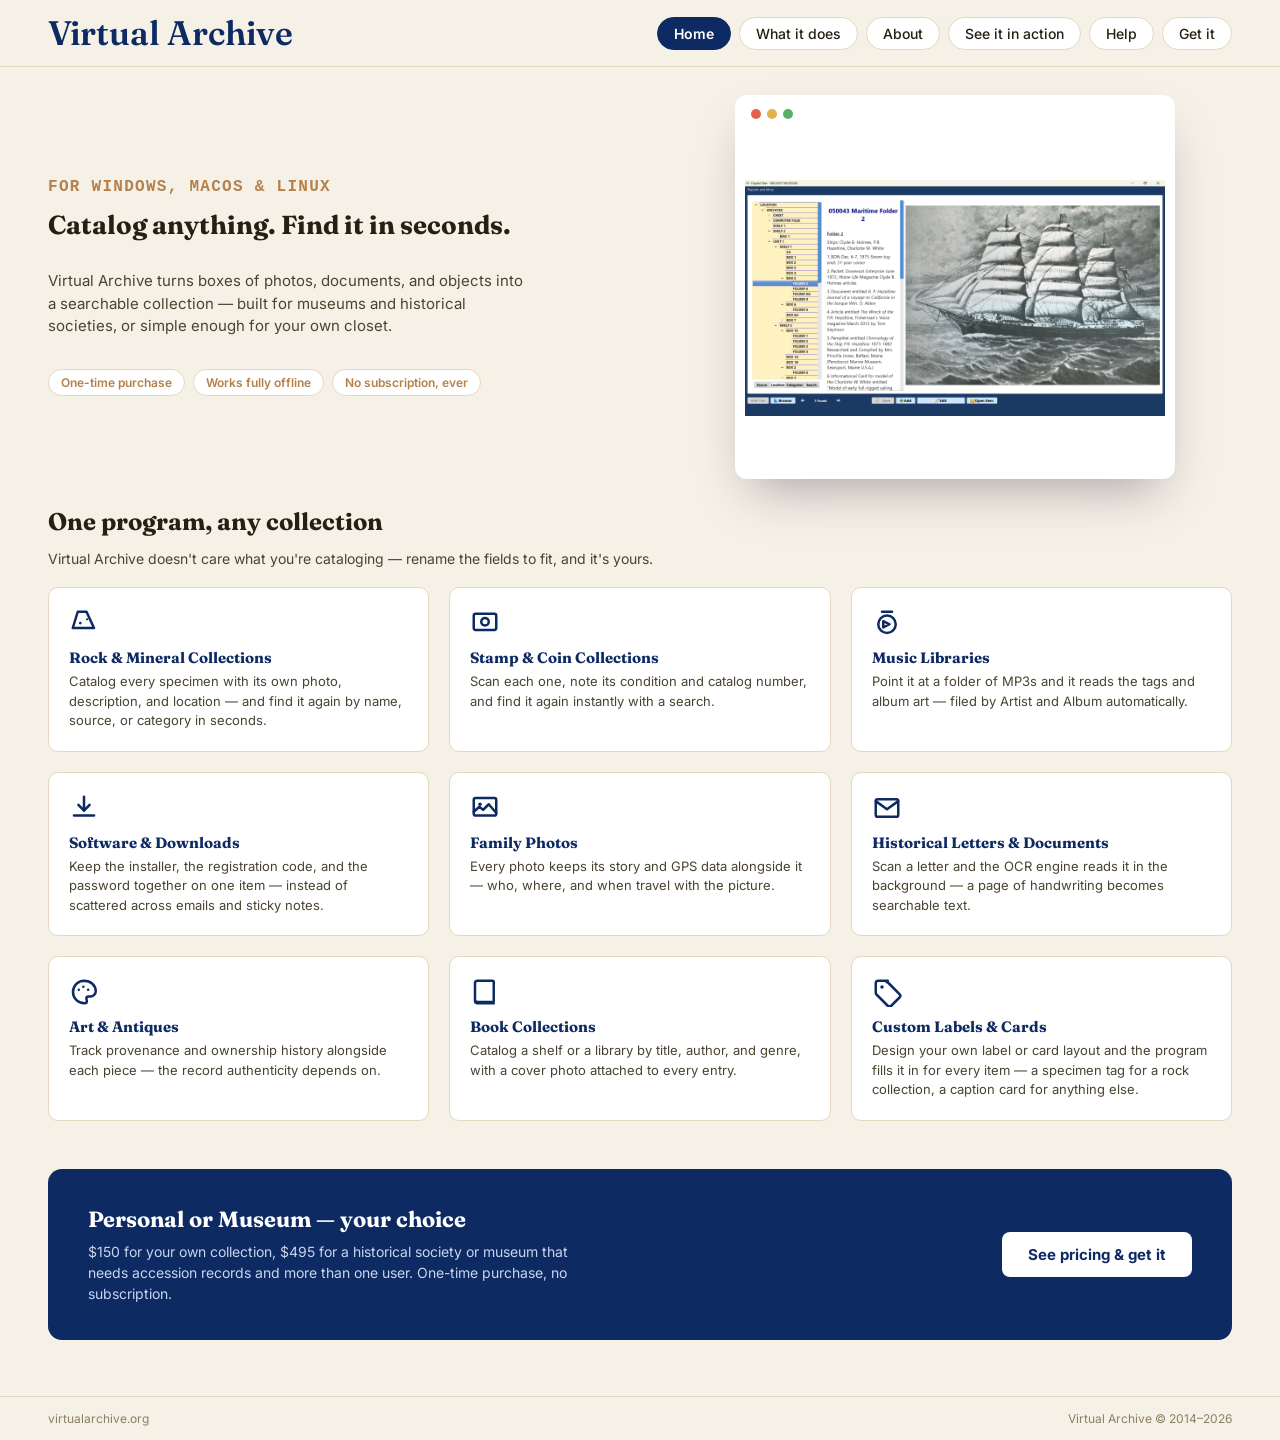
<file: index.html>
<!doctype html>
<html lang="en">
<head>
<meta charset="utf-8">
<meta name="viewport" content="width=device-width, initial-scale=1">
<title>Virtual Archive — Cataloging Software for Collections &amp; Archives</title>
<meta name="description" content="Virtual Archive turns boxes of photos, documents, and objects into a searchable collection. One-time purchase, works fully offline, for museums, historical societies, and personal collections on Windows, macOS, and Linux.">
<link rel="canonical" href="https://virtualarchive.org/index.html">
<link rel="icon" href="favicon.ico">
<meta property="og:title" content="Virtual Archive — Cataloging Software for Collections & Archives">
<meta property="og:description" content="Turn boxes of photos, documents, and objects into a searchable collection. One-time purchase, works fully offline, for museums, historical societies, and personal collections.">
<meta property="og:type" content="website">
<meta property="og:url" content="https://virtualarchive.org/index.html">
<meta property="og:image" content="https://virtualarchive.org/images/hero-maritime-folder.png">
<meta name="twitter:card" content="summary_large_image">
<link rel="stylesheet" href="https://fonts.googleapis.com/css2?family=Fraunces:opsz,wght@9..144,400..700&family=Inter:wght@400;500;600;700&display=swap">
<link rel="stylesheet" href="styles.css">
</head>
<body>
<div style="width: 100%; min-height: 100vh; display: flex; flex-direction: column; align-items: stretch; background: #f6f1e7;">

<!-- NAV -->
  <div style="display: flex; justify-content: space-between; align-items: center; padding: 12px 48px; border-bottom: 1px solid #e3d8bf;">
    <a href="index.html" style="font-family: 'Fraunces', Georgia, serif; font-size: 34px; font-weight: 600; color: #0d2a63;">Virtual Archive</a>
    <div style="display: flex; gap: 8px; flex-wrap: wrap;">
      <a href="index.html" class="navlink navlink-active">Home</a>
      <a href="what-it-does.html" class="navlink navlink-inactive">What it does</a>
      <a href="about.html" class="navlink navlink-inactive">About</a>
      <a href="features.html" class="navlink navlink-inactive">See it in action</a>
      <a href="help.html" class="navlink navlink-inactive">Help</a>
      <a href="download.html" class="navlink navlink-inactive">Get it</a>
    </div>
  </div>

  <!-- HERO -->
  <div style="flex: 1; padding: 28px 48px; display: flex; flex-wrap: wrap; align-items: center; gap: 36px; max-width: 1280px; margin: 0 auto; box-sizing: border-box; width: 100%;">
    <div style="flex: 1 1 420px; min-width: 0; display: flex; flex-direction: column; gap: 14px; justify-content: center;">
      <div style="font-family: 'Courier New', Consolas, monospace; font-size: 16px; font-weight: 600; letter-spacing: 0.08em; text-transform: uppercase; color: #b5804a;">For Windows, macOS &amp; Linux</div>
      <h1 style="font-size: 26px; line-height: 1.2; color: #251f14;">Catalog anything. Find it in seconds.</h1>
      <p style="font-size: 15px; line-height: 1.5; color: #4a4330; max-width: 480px;">Virtual Archive turns boxes of photos, documents, and objects into a searchable collection &mdash; built for museums and historical societies, or simple enough for your own closet.</p>

      <div style="display: flex; flex-wrap: wrap; gap: 8px; margin-top: 2px;">
        <div style="display: flex; align-items: center; gap: 6px; background: #fff; border: 1px solid #e3d8bf; border-radius: 20px; padding: 5px 12px; font-size: 12px; font-weight: 600; color: #b5804a;">One-time purchase</div>
        <div style="display: flex; align-items: center; gap: 6px; background: #fff; border: 1px solid #e3d8bf; border-radius: 20px; padding: 5px 12px; font-size: 12px; font-weight: 600; color: #b5804a;">Works fully offline</div>
        <div style="display: flex; align-items: center; gap: 6px; background: #fff; border: 1px solid #e3d8bf; border-radius: 20px; padding: 5px 12px; font-size: 12px; font-weight: 600; color: #b5804a;">No subscription, ever</div>
      </div>
    </div>

    <div style="flex: 1 1 380px; min-width: 0; display: flex; align-items: center; justify-content: center;">
      <div style="width: 100%; max-width: 420px; background: #fff; border-radius: 12px; padding: 10px; box-shadow: 0 24px 48px -16px rgba(26,20,48,0.35);">
        <div style="display: flex; gap: 6px; padding: 4px 6px 8px 6px;">
          <div style="width: 10px; height: 10px; border-radius: 50%; background: #e3604a;"></div>
          <div style="width: 10px; height: 10px; border-radius: 50%; background: #e3b24a;"></div>
          <div style="width: 10px; height: 10px; border-radius: 50%; background: #5ab06a;"></div>
        </div>
        <img src="images/hero-maritime-folder.png" width="1920" height="1080" alt="A maritime folder on a 19th-century sailing ship, cataloged in Virtual Archive, from the Belfast Historical Society &amp; Museum's collection" style="display: block; width: 100%; max-height: 38vh; object-fit: contain; border-radius: 0 0 6px 6px;">
      </div>
    </div>
  </div>

  <!-- USE CASES -->
  <div style="padding: 0 48px 48px 48px; max-width: 1280px; margin: 0 auto; width: 100%; box-sizing: border-box;">
    <h2 style="font-size: 24px; color: #251f14; margin-bottom: 6px;">One program, any collection</h2>
    <p style="font-size: 14px; color: #4a4330; margin-bottom: 20px; max-width: 640px;">Virtual Archive doesn't care what you're cataloging &mdash; rename the fields to fit, and it's yours.</p>
    <div style="display: grid; grid-template-columns: repeat(3, minmax(0,1fr)); gap: 20px;">

      <div style="background: #fff; border: 1px solid #e3d8bf; border-radius: 10px; padding: 20px;">
        <div style="width: 30px; height: 30px; margin-bottom: 10px;" aria-hidden="true">
          <svg viewBox="0 0 24 24" fill="none" stroke="#0d2a63" stroke-width="2" stroke-linecap="round" stroke-linejoin="round"><path d="M7 3h7l6 13H3z"></path><circle cx="9" cy="12" r="1.1" fill="#0d2a63" stroke="none"></circle><circle cx="14.5" cy="9" r="0.9" fill="#0d2a63" stroke="none"></circle></svg>
        </div>
        <h3 style="font-size: 15px; color: #0d2a63; margin-bottom: 5px;">Rock &amp; Mineral Collections</h3>
        <p style="font-size: 13px; color: #4a4330; line-height: 1.5; margin: 0;">Catalog every specimen with its own photo, description, and location &mdash; and find it again by name, source, or category in seconds.</p>
      </div>

      <div style="background: #fff; border: 1px solid #e3d8bf; border-radius: 10px; padding: 20px;">
        <div style="width: 30px; height: 30px; margin-bottom: 10px;" aria-hidden="true">
          <svg viewBox="0 0 24 24" fill="none" stroke="#0d2a63" stroke-width="2" stroke-linecap="round" stroke-linejoin="round"><rect x="3" y="4.5" width="18" height="13" rx="1.5"></rect><circle cx="12" cy="11" r="3"></circle></svg>
        </div>
        <h3 style="font-size: 15px; color: #0d2a63; margin-bottom: 5px;">Stamp &amp; Coin Collections</h3>
        <p style="font-size: 13px; color: #4a4330; line-height: 1.5; margin: 0;">Scan each one, note its condition and catalog number, and find it again instantly with a search.</p>
      </div>

      <div style="background: #fff; border: 1px solid #e3d8bf; border-radius: 10px; padding: 20px;">
        <div style="width: 30px; height: 30px; margin-bottom: 10px;" aria-hidden="true">
          <svg viewBox="0 0 24 24" fill="none" stroke="#0d2a63" stroke-width="2" stroke-linecap="round" stroke-linejoin="round"><circle cx="12" cy="13" r="7"></circle><path d="M9 10.5l5 2.5-5 2.5z"></path><path d="M8 3h8"></path></svg>
        </div>
        <h3 style="font-size: 15px; color: #0d2a63; margin-bottom: 5px;">Music Libraries</h3>
        <p style="font-size: 13px; color: #4a4330; line-height: 1.5; margin: 0;">Point it at a folder of MP3s and it reads the tags and album art &mdash; filed by Artist and Album automatically.</p>
      </div>

      <div style="background: #fff; border: 1px solid #e3d8bf; border-radius: 10px; padding: 20px;">
        <div style="width: 30px; height: 30px; margin-bottom: 10px;" aria-hidden="true">
          <svg viewBox="0 0 24 24" fill="none" stroke="#0d2a63" stroke-width="2" stroke-linecap="round" stroke-linejoin="round"><path d="M12 3v11"></path><path d="M7.5 9.5L12 14l4.5-4.5"></path><path d="M4 18h16"></path></svg>
        </div>
        <h3 style="font-size: 15px; color: #0d2a63; margin-bottom: 5px;">Software &amp; Downloads</h3>
        <p style="font-size: 13px; color: #4a4330; line-height: 1.5; margin: 0;">Keep the installer, the registration code, and the password together on one item &mdash; instead of scattered across emails and sticky notes.</p>
      </div>

      <div style="background: #fff; border: 1px solid #e3d8bf; border-radius: 10px; padding: 20px;">
        <div style="width: 30px; height: 30px; margin-bottom: 10px;" aria-hidden="true">
          <svg viewBox="0 0 24 24" fill="none" stroke="#0d2a63" stroke-width="2" stroke-linecap="round" stroke-linejoin="round"><rect x="3" y="4" width="18" height="14" rx="1.5"></rect><circle cx="8" cy="9" r="1.4" fill="#0d2a63" stroke="none"></circle><path d="M3 15l4.5-4 3 2.5L15 9l6 7"></path></svg>
        </div>
        <h3 style="font-size: 15px; color: #0d2a63; margin-bottom: 5px;">Family Photos</h3>
        <p style="font-size: 13px; color: #4a4330; line-height: 1.5; margin: 0;">Every photo keeps its story and GPS data alongside it &mdash; who, where, and when travel with the picture.</p>
      </div>

      <div style="background: #fff; border: 1px solid #e3d8bf; border-radius: 10px; padding: 20px;">
        <div style="width: 30px; height: 30px; margin-bottom: 10px;" aria-hidden="true">
          <svg viewBox="0 0 24 24" fill="none" stroke="#0d2a63" stroke-width="2" stroke-linecap="round" stroke-linejoin="round"><rect x="3" y="5" width="18" height="14" rx="1.5"></rect><path d="M3 6.5l9 6.5 9-6.5"></path></svg>
        </div>
        <h3 style="font-size: 15px; color: #0d2a63; margin-bottom: 5px;">Historical Letters &amp; Documents</h3>
        <p style="font-size: 13px; color: #4a4330; line-height: 1.5; margin: 0;">Scan a letter and the OCR engine reads it in the background &mdash; a page of handwriting becomes searchable text.</p>
      </div>

      <div style="background: #fff; border: 1px solid #e3d8bf; border-radius: 10px; padding: 20px;">
        <div style="width: 30px; height: 30px; margin-bottom: 10px;" aria-hidden="true">
          <svg viewBox="0 0 24 24" fill="none" stroke="#0d2a63" stroke-width="2" stroke-linecap="round" stroke-linejoin="round"><path d="M12 3a9 9 0 1 0 .4 18c1.3 0 1.9-.9 1.9-1.8 0-.7-.4-1.3-.4-2 0-.9.7-1.6 1.6-1.6h1.6a4.3 4.3 0 0 0 4.3-4.3C21.4 6.6 17.3 3 12 3z"></path><circle cx="7.8" cy="10.2" r="1" fill="#0d2a63" stroke="none"></circle><circle cx="11.5" cy="7.7" r="1" fill="#0d2a63" stroke="none"></circle><circle cx="15.3" cy="10.2" r="1" fill="#0d2a63" stroke="none"></circle></svg>
        </div>
        <h3 style="font-size: 15px; color: #0d2a63; margin-bottom: 5px;">Art &amp; Antiques</h3>
        <p style="font-size: 13px; color: #4a4330; line-height: 1.5; margin: 0;">Track provenance and ownership history alongside each piece &mdash; the record authenticity depends on.</p>
      </div>

      <div style="background: #fff; border: 1px solid #e3d8bf; border-radius: 10px; padding: 20px;">
        <div style="width: 30px; height: 30px; margin-bottom: 10px;" aria-hidden="true">
          <svg viewBox="0 0 24 24" fill="none" stroke="#0d2a63" stroke-width="2" stroke-linecap="round" stroke-linejoin="round"><path d="M4 4.5A2 2 0 0 1 6 3h12a1 1 0 0 1 1 1v15a1 1 0 0 1-1 1H6a2 2 0 0 1-2-2z"></path><path d="M4 19a2 2 0 0 0 2 2h13"></path></svg>
        </div>
        <h3 style="font-size: 15px; color: #0d2a63; margin-bottom: 5px;">Book Collections</h3>
        <p style="font-size: 13px; color: #4a4330; line-height: 1.5; margin: 0;">Catalog a shelf or a library by title, author, and genre, with a cover photo attached to every entry.</p>
      </div>

      <div style="background: #fff; border: 1px solid #e3d8bf; border-radius: 10px; padding: 20px;">
        <div style="width: 30px; height: 30px; margin-bottom: 10px;" aria-hidden="true">
          <svg viewBox="0 0 24 24" fill="none" stroke="#0d2a63" stroke-width="2" stroke-linecap="round" stroke-linejoin="round"><path d="M12.6 3H5a2 2 0 0 0-2 2v7.6a2 2 0 0 0 .6 1.4l9 9a2 2 0 0 0 2.8 0l6.6-6.6a2 2 0 0 0 0-2.8l-9-9a2 2 0 0 0-1.4-.6z"></path><circle cx="8" cy="8" r="1.4" fill="#0d2a63" stroke="none"></circle></svg>
        </div>
        <h3 style="font-size: 15px; color: #0d2a63; margin-bottom: 5px;">Custom Labels &amp; Cards</h3>
        <p style="font-size: 13px; color: #4a4330; line-height: 1.5; margin: 0;">Design your own label or card layout and the program fills it in for every item &mdash; a specimen tag for a rock collection, a caption card for anything else.</p>
      </div>

    </div>
  </div>

  <!-- EDITIONS CTA -->
  <div style="padding: 0 48px 56px 48px; max-width: 1280px; margin: 0 auto; width: 100%; box-sizing: border-box;">
    <div style="background: #0d2a63; border-radius: 14px; padding: 36px 40px; display: flex; flex-wrap: wrap; gap: 24px; align-items: center; justify-content: space-between;">
      <div style="flex: 1 1 320px; min-width: 0;">
        <h2 style="font-size: 22px; color: #fff; margin-bottom: 8px;">Personal or Museum &mdash; your choice</h2>
        <p style="font-size: 14px; color: #c9d4ee; line-height: 1.5; margin: 0; max-width: 480px;">$150 for your own collection, $495 for a historical society or museum that needs accession records and more than one user. One-time purchase, no subscription.</p>
      </div>
      <a href="download.html" style="flex-shrink: 0; display: inline-block; text-decoration: none; background: #fff; color: #0d2a63; padding: 13px 26px; border-radius: 8px; font-weight: 700; font-size: 15px;">See pricing &amp; get it</a>
    </div>
  </div>

  <!-- FOOTER -->
  <div style="padding: 14px 48px; display: flex; justify-content: space-between; align-items: center; font-size: 12px; color: #8a7f63; border-top: 1px solid #e3d8bf;">
    <div>virtualarchive.org</div>
    <div>Virtual Archive &copy; 2014&ndash;2026</div>
  </div>
</div>
</body>
</html>
</file>
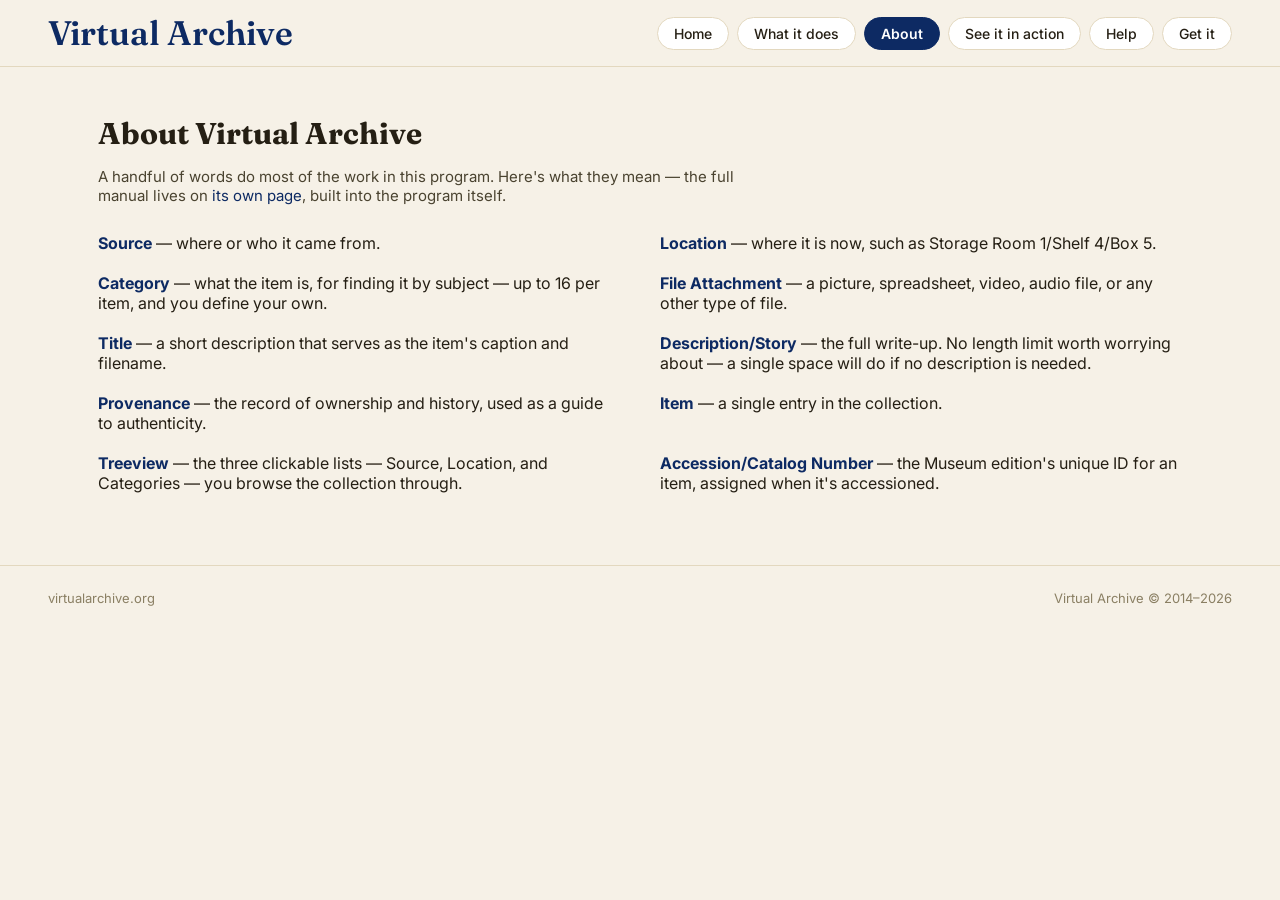
<file: about.html>
<!doctype html>
<html lang="en">
<head>
<meta charset="utf-8">
<meta name="viewport" content="width=device-width, initial-scale=1">
<title>About &mdash; Virtual Archive</title>
<meta name="description" content="A quick glossary of the terms Virtual Archive uses -- Source, Location, Category, Item, Provenance, and more -- explained in plain language.">
<link rel="canonical" href="https://virtualarchive.org/about.html">
<link rel="icon" href="favicon.ico">
<meta property="og:title" content="About — Virtual Archive">
<meta property="og:description" content="A quick glossary of the terms Virtual Archive uses, explained in plain language.">
<meta property="og:type" content="website">
<meta property="og:url" content="https://virtualarchive.org/about.html">
<meta property="og:image" content="https://virtualarchive.org/images/hero-maritime-folder.png">
<meta name="twitter:card" content="summary_large_image">
<link rel="stylesheet" href="https://fonts.googleapis.com/css2?family=Fraunces:opsz,wght@9..144,400..700&family=Inter:wght@400;500;600;700&display=swap">
<link rel="stylesheet" href="styles.css">
</head>
<body>
<div style="width: 100%; display: flex; flex-direction: column; align-items: stretch; background: #f6f1e7;">

<!-- NAV -->
  <div style="display: flex; justify-content: space-between; align-items: center; padding: 12px 48px; border-bottom: 1px solid #e3d8bf;">
    <a href="index.html" style="font-family: 'Fraunces', Georgia, serif; font-size: 34px; font-weight: 600; color: #0d2a63;">Virtual Archive</a>
    <div style="display: flex; gap: 8px; flex-wrap: wrap;">
      <a href="index.html" class="navlink navlink-inactive">Home</a>
      <a href="what-it-does.html" class="navlink navlink-inactive">What it does</a>
      <a href="about.html" class="navlink navlink-active">About</a>
      <a href="features.html" class="navlink navlink-inactive">See it in action</a>
      <a href="help.html" class="navlink navlink-inactive">Help</a>
      <a href="download.html" class="navlink navlink-inactive">Get it</a>
    </div>
  </div>

  <!-- ABOUT -->
  <div style="padding: 48px 48px 72px 48px; max-width: 1180px; margin: 0 auto; width: 100%; box-sizing: border-box;">
    <h2 style="font-size: 30px; color: #251f14; margin-bottom: 10px;">About Virtual Archive</h2>
    <p style="font-size: 15px; color: #4a4330; margin-bottom: 28px; max-width: 640px;">A handful of words do most of the work in this program. Here's what they mean &mdash; the full manual lives on <a href="help.html">its own page</a>, built into the program itself.</p>
    <div style="display: grid; grid-template-columns: repeat(2, minmax(0,1fr)); gap: 20px 40px;">
      <div><strong style="color: #0d2a63;">Source</strong> &mdash; where or who it came from.</div>
      <div><strong style="color: #0d2a63;">Location</strong> &mdash; where it is now, such as Storage Room 1/Shelf 4/Box 5.</div>
      <div><strong style="color: #0d2a63;">Category</strong> &mdash; what the item is, for finding it by subject &mdash; up to 16 per item, and you define your own.</div>
      <div><strong style="color: #0d2a63;">File Attachment</strong> &mdash; a picture, spreadsheet, video, audio file, or any other type of file.</div>
      <div><strong style="color: #0d2a63;">Title</strong> &mdash; a short description that serves as the item's caption and filename.</div>
      <div><strong style="color: #0d2a63;">Description/Story</strong> &mdash; the full write-up. No length limit worth worrying about &mdash; a single space will do if no description is needed.</div>
      <div><strong style="color: #0d2a63;">Provenance</strong> &mdash; the record of ownership and history, used as a guide to authenticity.</div>
      <div><strong style="color: #0d2a63;">Item</strong> &mdash; a single entry in the collection.</div>
      <div><strong style="color: #0d2a63;">Treeview</strong> &mdash; the three clickable lists &mdash; Source, Location, and Categories &mdash; you browse the collection through.</div>
      <div><strong style="color: #0d2a63;">Accession/Catalog Number</strong> &mdash; the Museum edition's unique ID for an item, assigned when it's accessioned.</div>
    </div>
  </div>

  <!-- FOOTER -->
  <div style="padding: 24px 48px; display: flex; justify-content: space-between; align-items: center; font-size: 13px; color: #8a7f63; border-top: 1px solid #e3d8bf;">
    <div>virtualarchive.org</div>
    <div>Virtual Archive &copy; 2014&ndash;2026</div>
  </div>
</div>
</body>
</html>
</file>
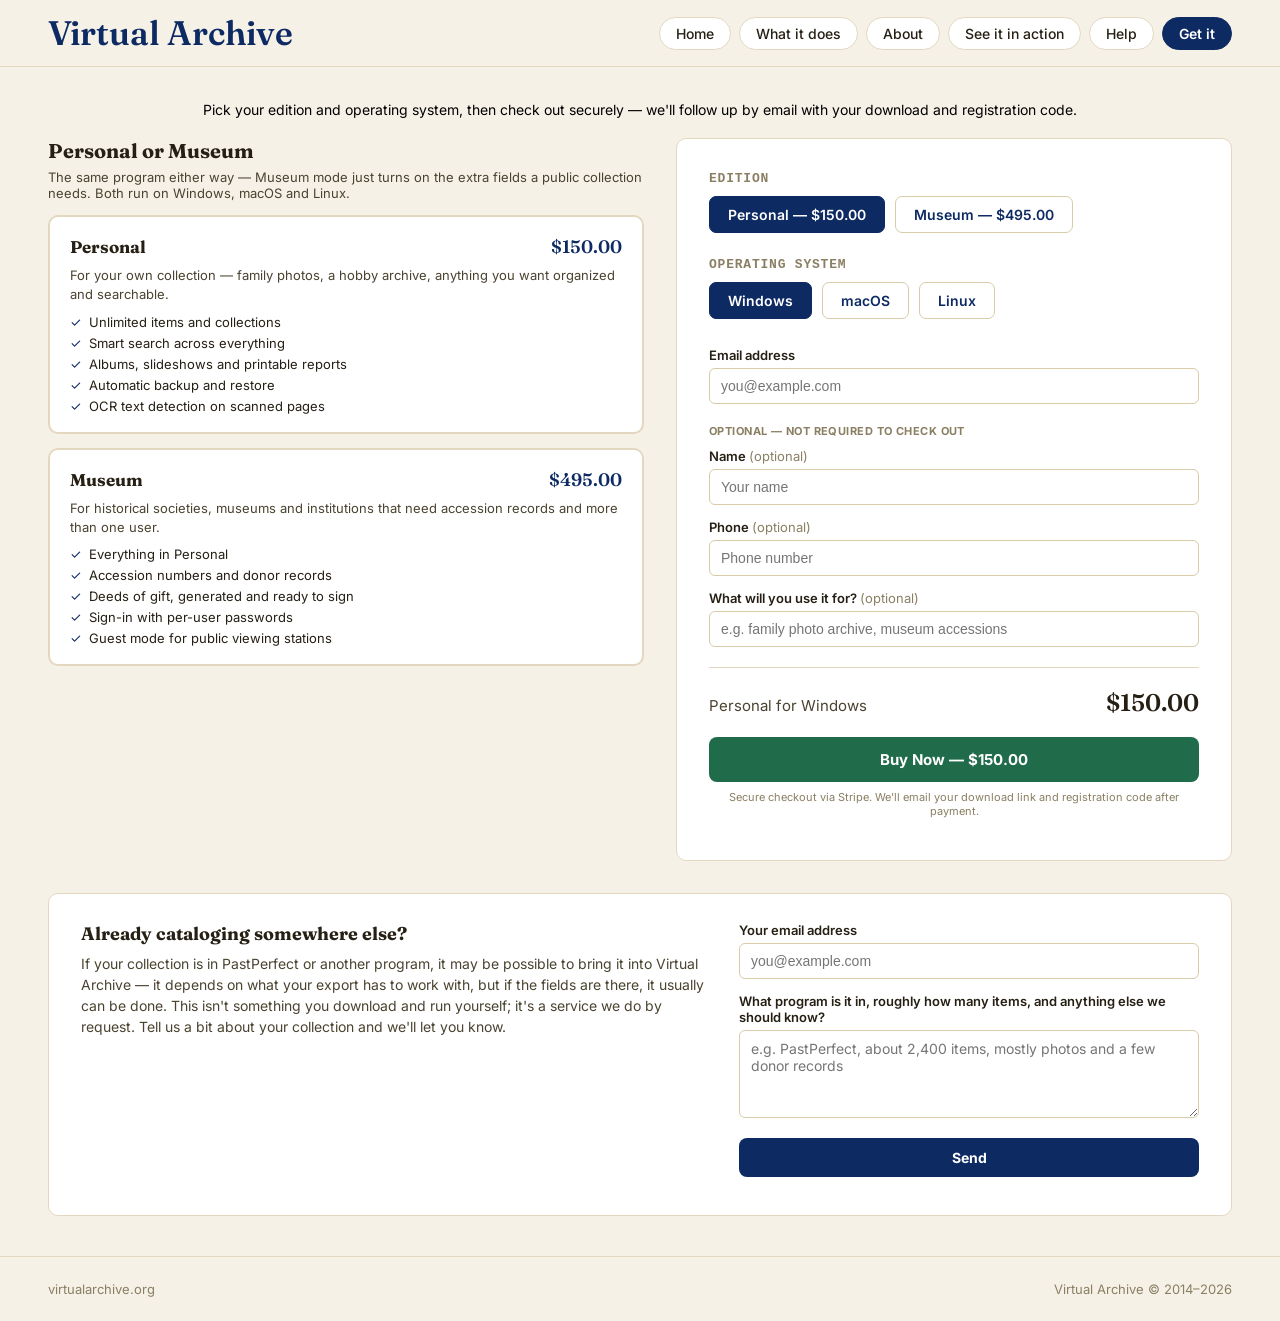
<file: download.html>
<!doctype html>
<html lang="en">
<head>
<meta charset="utf-8">
<meta name="viewport" content="width=device-width, initial-scale=1">
<title>Download &mdash; Virtual Archive</title>
<meta name="description" content="Get Virtual Archive for Windows, macOS, or Linux. Personal edition $150, Museum edition $495 -- one-time purchase, no subscription.">
<link rel="canonical" href="https://virtualarchive.org/download.html">
<link rel="icon" href="favicon.ico">
<meta property="og:title" content="Download — Virtual Archive">
<meta property="og:description" content="Get Virtual Archive for Windows, macOS, or Linux. Personal edition $150, Museum edition $495 -- one-time purchase, no subscription.">
<meta property="og:type" content="website">
<meta property="og:url" content="https://virtualarchive.org/download.html">
<meta property="og:image" content="https://virtualarchive.org/images/hero-maritime-folder.png">
<meta name="twitter:card" content="summary_large_image">
<link rel="stylesheet" href="https://fonts.googleapis.com/css2?family=Fraunces:opsz,wght@9..144,400..700&family=Inter:wght@400;500;600;700&display=swap">
<link rel="stylesheet" href="styles.css">
</head>
<body>
<div style="width: 100%; display: flex; flex-direction: column; align-items: stretch; background: #f6f1e7;">

<!-- NAV -->
  <div style="display: flex; justify-content: space-between; align-items: center; padding: 12px 48px; border-bottom: 1px solid #e3d8bf;">
    <a href="index.html" style="font-family: 'Fraunces', Georgia, serif; font-size: 34px; font-weight: 600; color: #0d2a63;">Virtual Archive</a>
    <div style="display: flex; gap: 8px; flex-wrap: wrap;">
      <a href="index.html" class="navlink navlink-inactive">Home</a>
      <a href="what-it-does.html" class="navlink navlink-inactive">What it does</a>
      <a href="about.html" class="navlink navlink-inactive">About</a>
      <a href="features.html" class="navlink navlink-inactive">See it in action</a>
      <a href="help.html" class="navlink navlink-inactive">Help</a>
      <a href="download.html" class="navlink navlink-active">Get it</a>
    </div>
  </div>

  <!-- GET IT -->
  <div id="get" style="padding: 20px 48px 40px 48px; max-width: 1280px; margin: 0 auto; width: 100%; box-sizing: border-box;">
    <div id="orderStatusBanner" style="display: none; border-radius: 10px; padding: 16px 20px; margin-bottom: 20px; font-size: 14px; line-height: 1.5; text-align: center;"></div>
    <p style="font-size: 14px; color: #000; text-align: center; margin-bottom: 20px; white-space: nowrap;">Pick your edition and operating system, then check out securely &mdash; we'll follow up by email with your download and registration code.</p>

    <div style="display: flex; flex-wrap: wrap; gap: 32px; align-items: stretch;">

      <!-- LEFT: compare -->
      <div style="flex: 1 1 420px; min-width: 0; display: flex; flex-direction: column; gap: 14px;">
        <div>
          <h3 style="font-size: 20px; color: #251f14; margin-bottom: 6px;">Personal or Museum</h3>
          <p style="font-size: 13px; color: #4a4330; margin: 0;">The same program either way &mdash; Museum mode just turns on the extra fields a public collection needs. Both run on Windows, macOS and Linux.</p>
        </div>

        <div style="background: #fff; border: 2px solid #e3d8bf; border-radius: 10px; padding: 18px 20px; display: flex; flex-direction: column; gap: 8px;">
          <div style="display: flex; justify-content: space-between; align-items: baseline;">
            <h3 style="font-size: 17px; color: #251f14;">Personal</h3>
            <div style="font-family: 'Fraunces', Georgia, serif; font-size: 18px; font-weight: 600; color: #0d2a63;">$150.00</div>
          </div>
          <p style="font-size: 13px; color: #4a4330; line-height: 1.45; margin: 0;">For your own collection &mdash; family photos, a hobby archive, anything you want organized and searchable.</p>
          <div style="display: flex; flex-direction: column; gap: 5px; margin-top: 2px;">
            <div style="display: flex; gap: 7px; font-size: 13px; color: #251f14;"><span style="color: #0d2a63; flex-shrink: 0;">&#10003;</span><span>Unlimited items and collections</span></div>
            <div style="display: flex; gap: 7px; font-size: 13px; color: #251f14;"><span style="color: #0d2a63; flex-shrink: 0;">&#10003;</span><span>Smart search across everything</span></div>
            <div style="display: flex; gap: 7px; font-size: 13px; color: #251f14;"><span style="color: #0d2a63; flex-shrink: 0;">&#10003;</span><span>Albums, slideshows and printable reports</span></div>
            <div style="display: flex; gap: 7px; font-size: 13px; color: #251f14;"><span style="color: #0d2a63; flex-shrink: 0;">&#10003;</span><span>Automatic backup and restore</span></div>
            <div style="display: flex; gap: 7px; font-size: 13px; color: #251f14;"><span style="color: #0d2a63; flex-shrink: 0;">&#10003;</span><span>OCR text detection on scanned pages</span></div>
          </div>
        </div>

        <div style="background: #fff; border: 2px solid #e3d8bf; border-radius: 10px; padding: 18px 20px; display: flex; flex-direction: column; gap: 8px;">
          <div style="display: flex; justify-content: space-between; align-items: baseline;">
            <h3 style="font-size: 17px; color: #251f14;">Museum</h3>
            <div style="font-family: 'Fraunces', Georgia, serif; font-size: 18px; font-weight: 600; color: #0d2a63;">$495.00</div>
          </div>
          <p style="font-size: 13px; color: #4a4330; line-height: 1.45; margin: 0;">For historical societies, museums and institutions that need accession records and more than one user.</p>
          <div style="display: flex; flex-direction: column; gap: 5px; margin-top: 2px;">
            <div style="display: flex; gap: 7px; font-size: 13px; color: #251f14;"><span style="color: #0d2a63; flex-shrink: 0;">&#10003;</span><span>Everything in Personal</span></div>
            <div style="display: flex; gap: 7px; font-size: 13px; color: #251f14;"><span style="color: #0d2a63; flex-shrink: 0;">&#10003;</span><span>Accession numbers and donor records</span></div>
            <div style="display: flex; gap: 7px; font-size: 13px; color: #251f14;"><span style="color: #0d2a63; flex-shrink: 0;">&#10003;</span><span>Deeds of gift, generated and ready to sign</span></div>
            <div style="display: flex; gap: 7px; font-size: 13px; color: #251f14;"><span style="color: #0d2a63; flex-shrink: 0;">&#10003;</span><span>Sign-in with per-user passwords</span></div>
            <div style="display: flex; gap: 7px; font-size: 13px; color: #251f14;"><span style="color: #0d2a63; flex-shrink: 0;">&#10003;</span><span>Guest mode for public viewing stations</span></div>
          </div>
        </div>
      </div>

      <!-- RIGHT: payment -->
      <div style="flex: 1 1 380px; min-width: 0; display: flex; flex-direction: column;">
        <div style="background: #fff; border: 1px solid #e3d8bf; border-radius: 10px; padding: 32px; flex: 1; box-sizing: border-box;">

          <div style="font-family: 'Courier New', Consolas, monospace; font-size: 13px; font-weight: 700; color: #8a7f63; text-transform: uppercase; letter-spacing: 0.06em; margin-bottom: 10px;">Edition</div>
          <div id="tierButtons" style="display: flex; gap: 10px; margin-bottom: 24px;"></div>

          <div style="font-family: 'Courier New', Consolas, monospace; font-size: 13px; font-weight: 700; color: #8a7f63; text-transform: uppercase; letter-spacing: 0.06em; margin-bottom: 10px;">Operating system</div>
          <div id="osButtons" style="display: flex; gap: 10px; margin-bottom: 28px;"></div>

          <label style="display: block; font-size: 13px; font-weight: 600; color: #251f14; margin-bottom: 5px;">Email address</label>
          <input id="emailInput" type="email" placeholder="you@example.com" style="width: 100%; box-sizing: border-box; padding: 9px 11px; border: 1px solid #d8cba8; border-radius: 6px; font-size: 14px; margin-bottom: 20px;">

          <div style="font-size: 11px; color: #8a7f63; font-weight: 700; text-transform: uppercase; letter-spacing: 0.04em; margin-bottom: 10px;">Optional &mdash; not required to check out</div>

          <label style="display: block; font-size: 13px; font-weight: 600; color: #251f14; margin-bottom: 5px;">Name <span style="font-weight: 400; color: #8a7f63;">(optional)</span></label>
          <input id="nameInput" type="text" placeholder="Your name" style="width: 100%; box-sizing: border-box; padding: 9px 11px; border: 1px solid #d8cba8; border-radius: 6px; font-size: 14px; margin-bottom: 14px;">

          <label style="display: block; font-size: 13px; font-weight: 600; color: #251f14; margin-bottom: 5px;">Phone <span style="font-weight: 400; color: #8a7f63;">(optional)</span></label>
          <input id="phoneInput" type="tel" placeholder="Phone number" style="width: 100%; box-sizing: border-box; padding: 9px 11px; border: 1px solid #d8cba8; border-radius: 6px; font-size: 14px; margin-bottom: 14px;">

          <label style="display: block; font-size: 13px; font-weight: 600; color: #251f14; margin-bottom: 5px;">What will you use it for? <span style="font-weight: 400; color: #8a7f63;">(optional)</span></label>
          <input id="useInput" type="text" placeholder="e.g. family photo archive, museum accessions" style="width: 100%; box-sizing: border-box; padding: 9px 11px; border: 1px solid #d8cba8; border-radius: 6px; font-size: 14px; margin-bottom: 20px;">

          <div style="display: flex; justify-content: space-between; align-items: baseline; border-top: 1px solid #e3d8bf; padding-top: 20px; margin-bottom: 20px;">
            <div id="summaryLabel" style="font-size: 15px; color: #4a4330;"></div>
            <div id="summaryPrice" style="font-family: 'Fraunces', Georgia, serif; font-size: 24px; font-weight: 600; color: #251f14;"></div>
          </div>

          <button id="buyButton" type="button" style="display: block; width: 100%; text-align: center; text-decoration: none; background: #1f6b4a; color: #fff; padding: 13px 0; border-radius: 8px; font-weight: 700; font-size: 15px; border: none; cursor: pointer;">Buy Now</button>
          <div style="font-size: 11px; color: #8a7f63; margin-top: 8px; text-align: center;">Secure checkout via Stripe. We'll email your download link and registration code after payment.</div>
          <div id="securityNote" style="font-size: 14px; color: #000; margin-top: 6px; text-align: center;"></div>
          <div id="orderMessage" style="font-size: 13px; margin-top: 10px; text-align: center;"></div>
        </div>
      </div>

    </div>

    <!-- QUESTIONS -->
    <div style="background: #fff; border: 1px solid #e3d8bf; border-radius: 10px; padding: 28px 32px; margin-top: 32px;">
      <div style="display: flex; flex-wrap: wrap; gap: 32px; align-items: flex-start;">

        <div style="flex: 1 1 320px; min-width: 0; text-align: left;">
          <h3 style="font-size: 18px; color: #251f14; margin-bottom: 8px;">Already cataloging somewhere else?</h3>
          <p style="font-size: 14px; color: #4a4330; line-height: 1.5; margin: 0;">If your collection is in PastPerfect or another program, it may be possible to bring it into Virtual Archive &mdash; it depends on what your export has to work with, but if the fields are there, it usually can be done. This isn't something you download and run yourself; it's a service we do by request. Tell us a bit about your collection and we'll let you know.</p>
        </div>

        <div style="flex: 1 1 320px; min-width: 0; max-width: 460px; text-align: left;">
          <label style="display: block; font-size: 13px; font-weight: 600; color: #251f14; margin-bottom: 5px;">Your email address</label>
          <input id="collectionEmailInput" type="email" placeholder="you@example.com" style="width: 100%; box-sizing: border-box; padding: 9px 11px; border: 1px solid #d8cba8; border-radius: 6px; font-size: 14px; margin-bottom: 14px;">

          <label style="display: block; font-size: 13px; font-weight: 600; color: #251f14; margin-bottom: 5px;">What program is it in, roughly how many items, and anything else we should know?</label>
          <textarea id="collectionMessageInput" rows="4" placeholder="e.g. PastPerfect, about 2,400 items, mostly photos and a few donor records" style="width: 100%; box-sizing: border-box; padding: 9px 11px; border: 1px solid #d8cba8; border-radius: 6px; font-size: 14px; margin-bottom: 16px; font-family: inherit; resize: vertical;"></textarea>

          <button id="collectionSendButton" type="button" style="display: block; width: 100%; text-align: center; background: #0d2a63; color: #fff; padding: 11px 0; border-radius: 8px; font-weight: 700; font-size: 14px; border: none; cursor: pointer;">Send</button>
          <div id="collectionMessageStatus" style="font-size: 13px; margin-top: 10px; text-align: center;"></div>
        </div>

      </div>
    </div>
  </div>

  <!-- FOOTER -->
  <div style="padding: 24px 48px; display: flex; justify-content: space-between; align-items: center; font-size: 13px; color: #8a7f63; border-top: 1px solid #e3d8bf;">
    <div>virtualarchive.org</div>
    <div>Virtual Archive &copy; 2014&ndash;2026</div>
  </div>
</div>

<script>
  var TIERS = {
    personal: { key: 'personal', title: 'Personal', label: 'Personal — $150.00', price: '$150.00' },
    museum: { key: 'museum', title: 'Museum', label: 'Museum — $495.00', price: '$495.00' }
  };
  var OSES = {
    windows: { key: 'windows', label: 'Windows' },
    mac: { key: 'mac', label: 'macOS' },
    linux: { key: 'linux', label: 'Linux' }
  };
  var MAC_SECURITY_NOTE = 'macOS will say it can’t check the app for malicious software — hold Control and click it, choose "Open," then "Open" again. If no Open button appears, go to System Settings → Privacy & Security and click "Open Anyway."';

  var WORKER_URL = 'https://virtual-archive-fulfillment.virtual-archive-fulfillment.workers.dev';

  var state = { tierKey: 'personal', osKey: 'windows' };

  var SELECTED = 'background:#0d2a63;color:#fff;border:1px solid #0d2a63;padding:9px 18px;border-radius:7px;font-weight:600;font-size:14px;';
  var UNSELECTED = 'background:#fff;color:#0d2a63;border:1px solid #d8cba8;padding:9px 18px;border-radius:7px;font-weight:600;font-size:14px;';

  var tierButtons = document.getElementById('tierButtons');
  var osButtons = document.getElementById('osButtons');
  var summaryLabel = document.getElementById('summaryLabel');
  var summaryPrice = document.getElementById('summaryPrice');
  var buyButton = document.getElementById('buyButton');
  var securityNote = document.getElementById('securityNote');
  var emailInput = document.getElementById('emailInput');
  var nameInput = document.getElementById('nameInput');
  var phoneInput = document.getElementById('phoneInput');
  var useInput = document.getElementById('useInput');
  var orderMessage = document.getElementById('orderMessage');

  function render() {
    tierButtons.innerHTML = '';
    Object.keys(TIERS).forEach(function (k) {
      var t = TIERS[k];
      var b = document.createElement('button');
      b.className = 'tierbtn';
      b.textContent = t.label;
      b.style.cssText = (k === state.tierKey) ? SELECTED : UNSELECTED;
      b.addEventListener('click', function () { state.tierKey = k; render(); });
      tierButtons.appendChild(b);
    });

    osButtons.innerHTML = '';
    Object.keys(OSES).forEach(function (k) {
      var o = OSES[k];
      var b = document.createElement('button');
      b.className = 'osbtn';
      b.textContent = o.label;
      b.style.cssText = (k === state.osKey) ? SELECTED : UNSELECTED;
      b.addEventListener('click', function () { state.osKey = k; render(); });
      osButtons.appendChild(b);
    });

    var tier = TIERS[state.tierKey];
    var os = OSES[state.osKey];
    summaryLabel.textContent = tier.title + ' for ' + os.label;
    summaryPrice.textContent = tier.price;
    buyButton.textContent = 'Buy Now — ' + tier.price;
    securityNote.textContent = (os.key === 'mac') ? MAC_SECURITY_NOTE : '';
  }

  buyButton.addEventListener('click', function () {
    var email = emailInput.value.trim();

    orderMessage.style.color = '#a33';
    if (!email || email.indexOf('@') === -1) {
      orderMessage.textContent = 'Enter a valid email address.';
      return;
    }

    orderMessage.style.color = '#4a4330';
    orderMessage.textContent = 'Setting up checkout…';
    buyButton.disabled = true;

    fetch(WORKER_URL + '/create-checkout-session', {
      method: 'POST',
      headers: { 'Content-Type': 'application/json' },
      body: JSON.stringify({
        tier: state.tierKey,
        os: state.osKey,
        email: email,
        name: nameInput.value.trim(),
        phone: phoneInput.value.trim(),
        use: useInput.value.trim()
      })
    })
      .then(function (res) { return res.json(); })
      .then(function (data) {
        if (data.bypass) {
          orderMessage.style.color = '#1f6b4a';
          orderMessage.textContent = 'Test order — fulfillment email sent to ' + email + '.';
        } else if (data.url) {
          window.location.href = data.url;
          return;
        } else {
          orderMessage.style.color = '#a33';
          orderMessage.textContent = 'Something went wrong: ' + (data.error || 'unknown error');
        }
        buyButton.disabled = false;
      })
      .catch(function () {
        orderMessage.style.color = '#a33';
        orderMessage.textContent = 'Could not reach the order system. Try again in a moment.';
        buyButton.disabled = false;
      });
  });

  render();

  (function () {
    var collectionEmailInput = document.getElementById('collectionEmailInput');
    var collectionMessageInput = document.getElementById('collectionMessageInput');
    var collectionSendButton = document.getElementById('collectionSendButton');
    var collectionMessageStatus = document.getElementById('collectionMessageStatus');

    collectionSendButton.addEventListener('click', function () {
      var email = collectionEmailInput.value.trim();
      var message = collectionMessageInput.value.trim();

      collectionMessageStatus.style.color = '#a33';
      if (!email || email.indexOf('@') === -1) {
        collectionMessageStatus.textContent = 'Enter a valid email address.';
        return;
      }
      if (!message) {
        collectionMessageStatus.textContent = 'Tell us a bit about your collection first.';
        return;
      }

      collectionMessageStatus.style.color = '#4a4330';
      collectionMessageStatus.textContent = 'Sending…';
      collectionSendButton.disabled = true;

      fetch(WORKER_URL + '/contact', {
        method: 'POST',
        headers: { 'Content-Type': 'application/json' },
        body: JSON.stringify({ email: email, message: message })
      })
        .then(function (res) { return res.json(); })
        .then(function (data) {
          if (data.ok) {
            collectionMessageStatus.style.color = '#1f6b4a';
            collectionMessageStatus.textContent = 'Sent — we’ll get back to you soon.';
            collectionMessageInput.value = '';
          } else {
            collectionMessageStatus.style.color = '#a33';
            collectionMessageStatus.textContent = 'Something went wrong: ' + (data.error || 'unknown error');
            collectionSendButton.disabled = false;
          }
        })
        .catch(function () {
          collectionMessageStatus.style.color = '#a33';
          collectionMessageStatus.textContent = 'Could not reach the server. Try again in a moment.';
          collectionSendButton.disabled = false;
        });
    });
  })();

  (function () {
    var params = new URLSearchParams(window.location.search);
    var order = params.get('order');
    var banner = document.getElementById('orderStatusBanner');
    if (order === 'success') {
      banner.style.display = 'block';
      banner.style.background = '#e9f5ee';
      banner.style.border = '1px solid #1f6b4a';
      banner.style.color = '#1f6b4a';
      banner.textContent = 'Payment received — thank you! Check your email in the next few minutes for your download link and registration code. If it doesn’t arrive, check spam, or reply to the receipt from Stripe and we’ll sort it out.';
    } else if (order === 'canceled') {
      banner.style.display = 'block';
      banner.style.background = '#fbeeee';
      banner.style.border = '1px solid #a33';
      banner.style.color = '#a33';
      banner.textContent = 'Checkout was canceled — you were not charged. Feel free to try again whenever you’re ready.';
    }
  })();
</script>
</body>
</html>
</file>
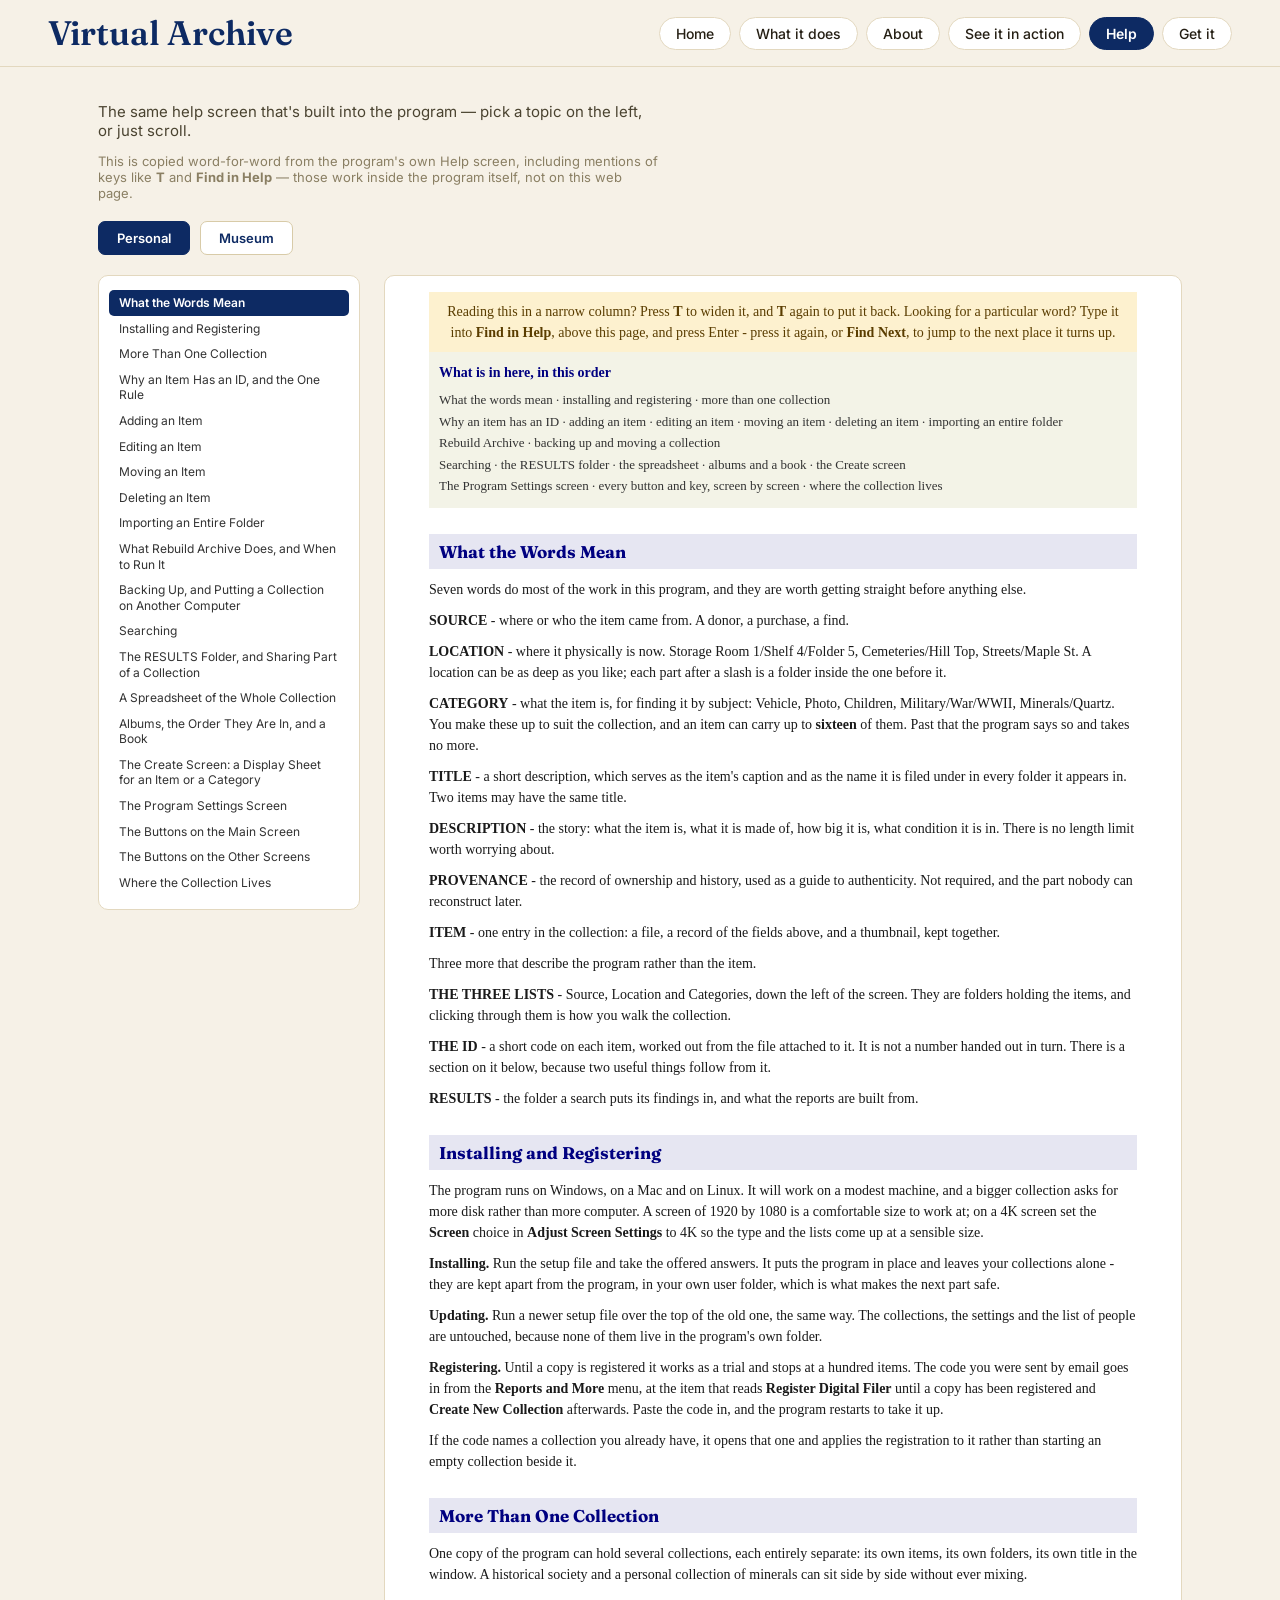
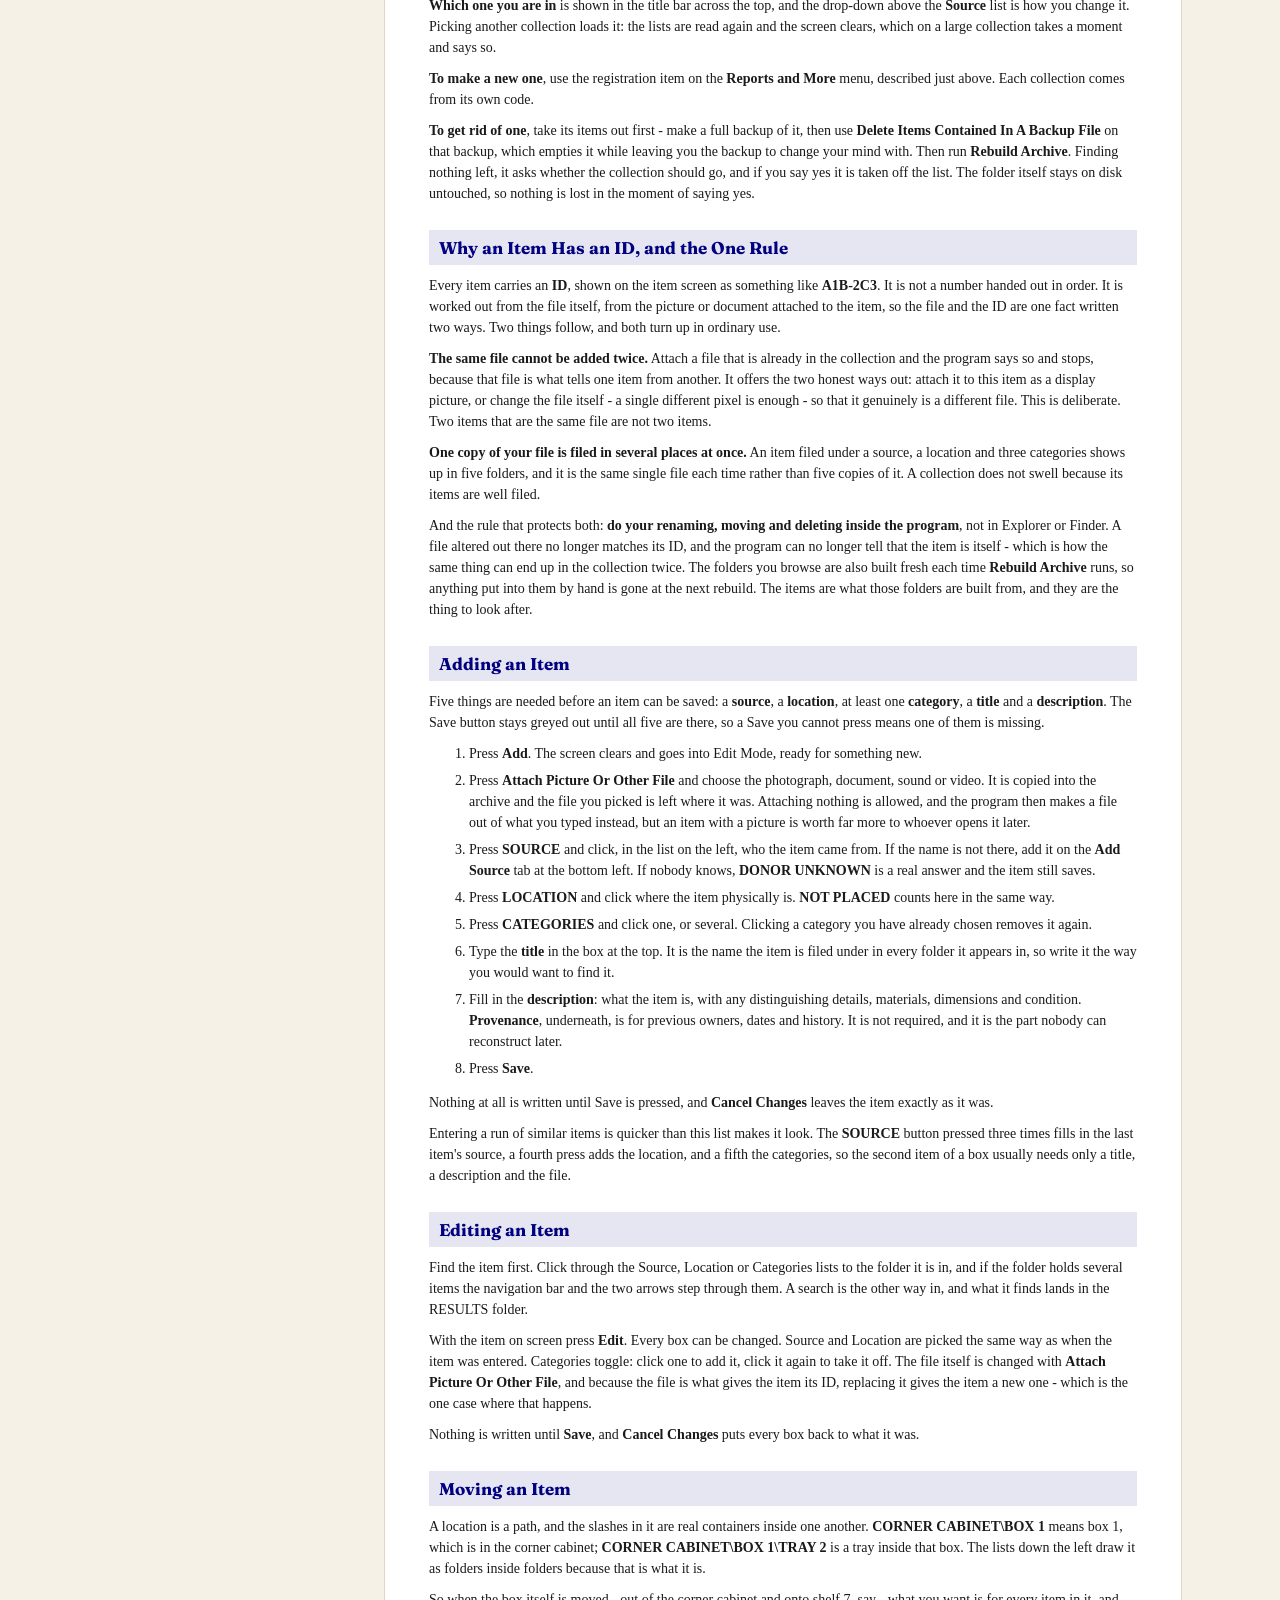
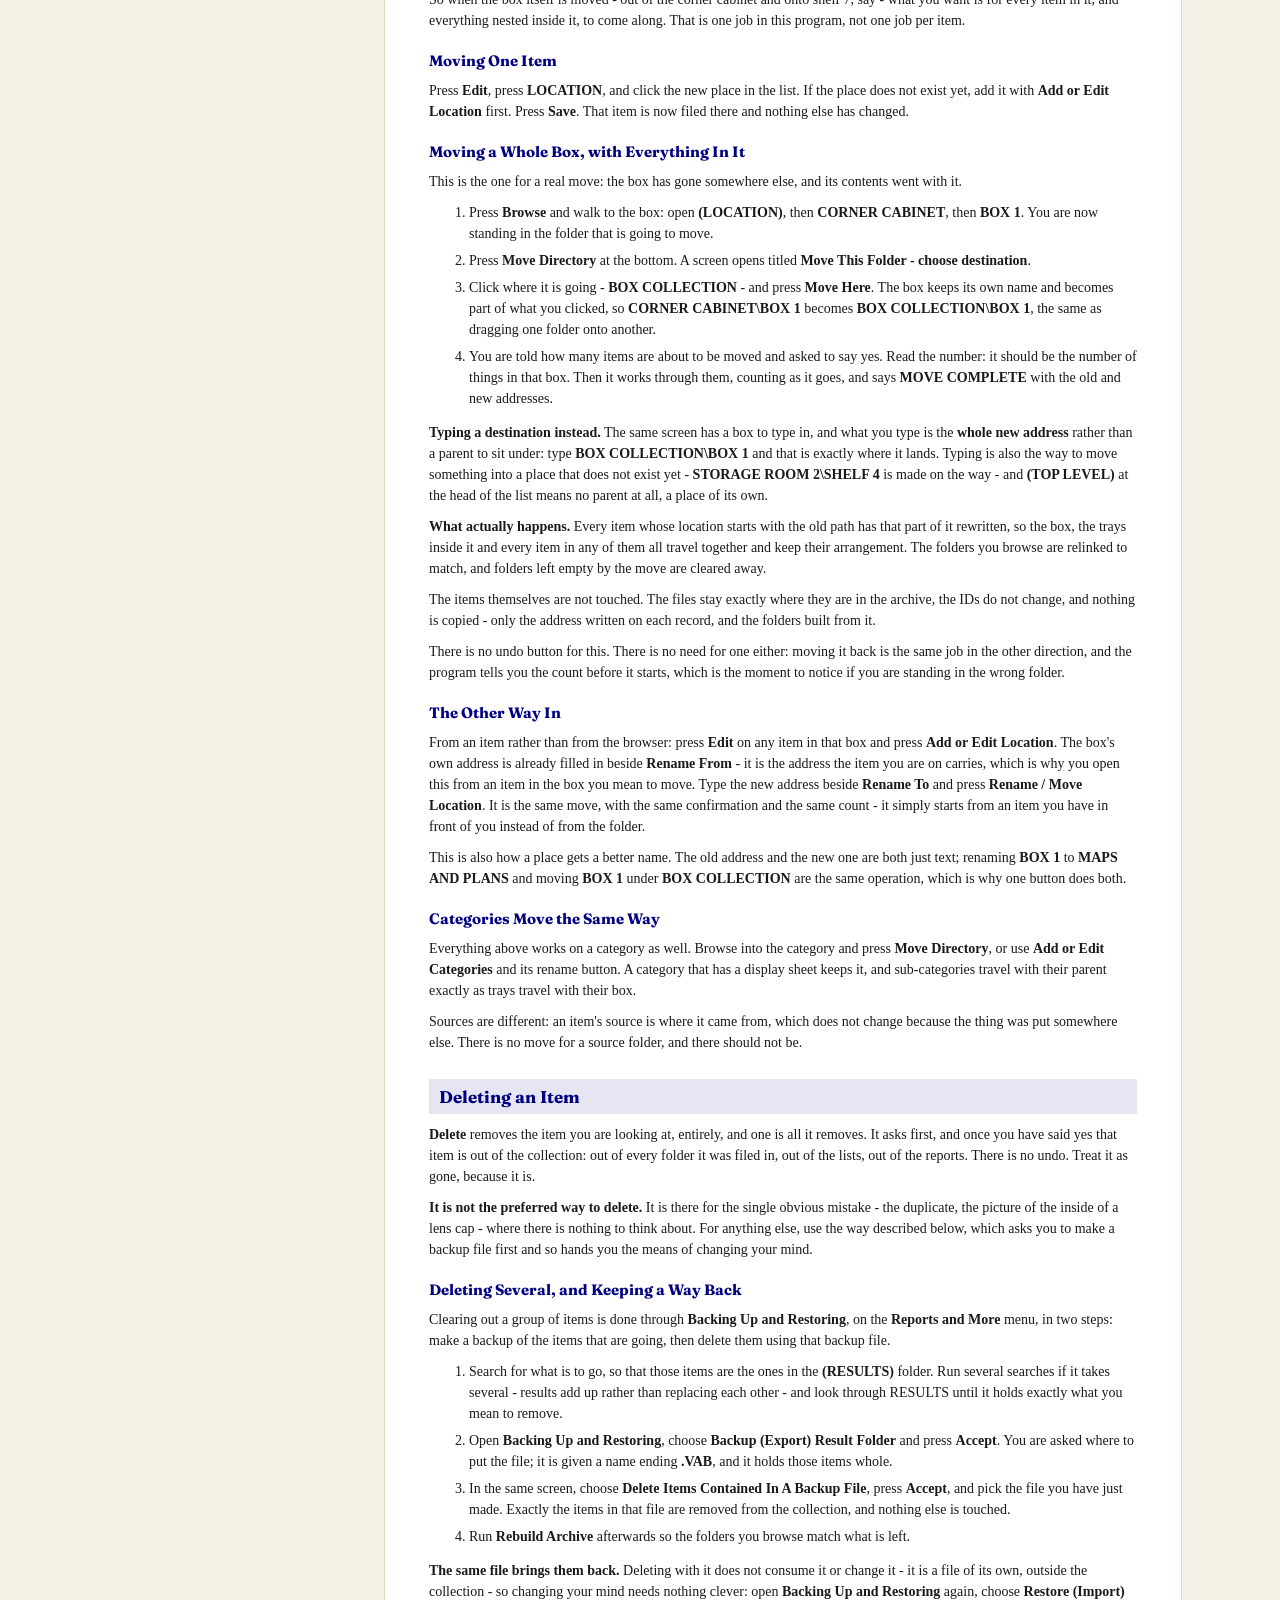
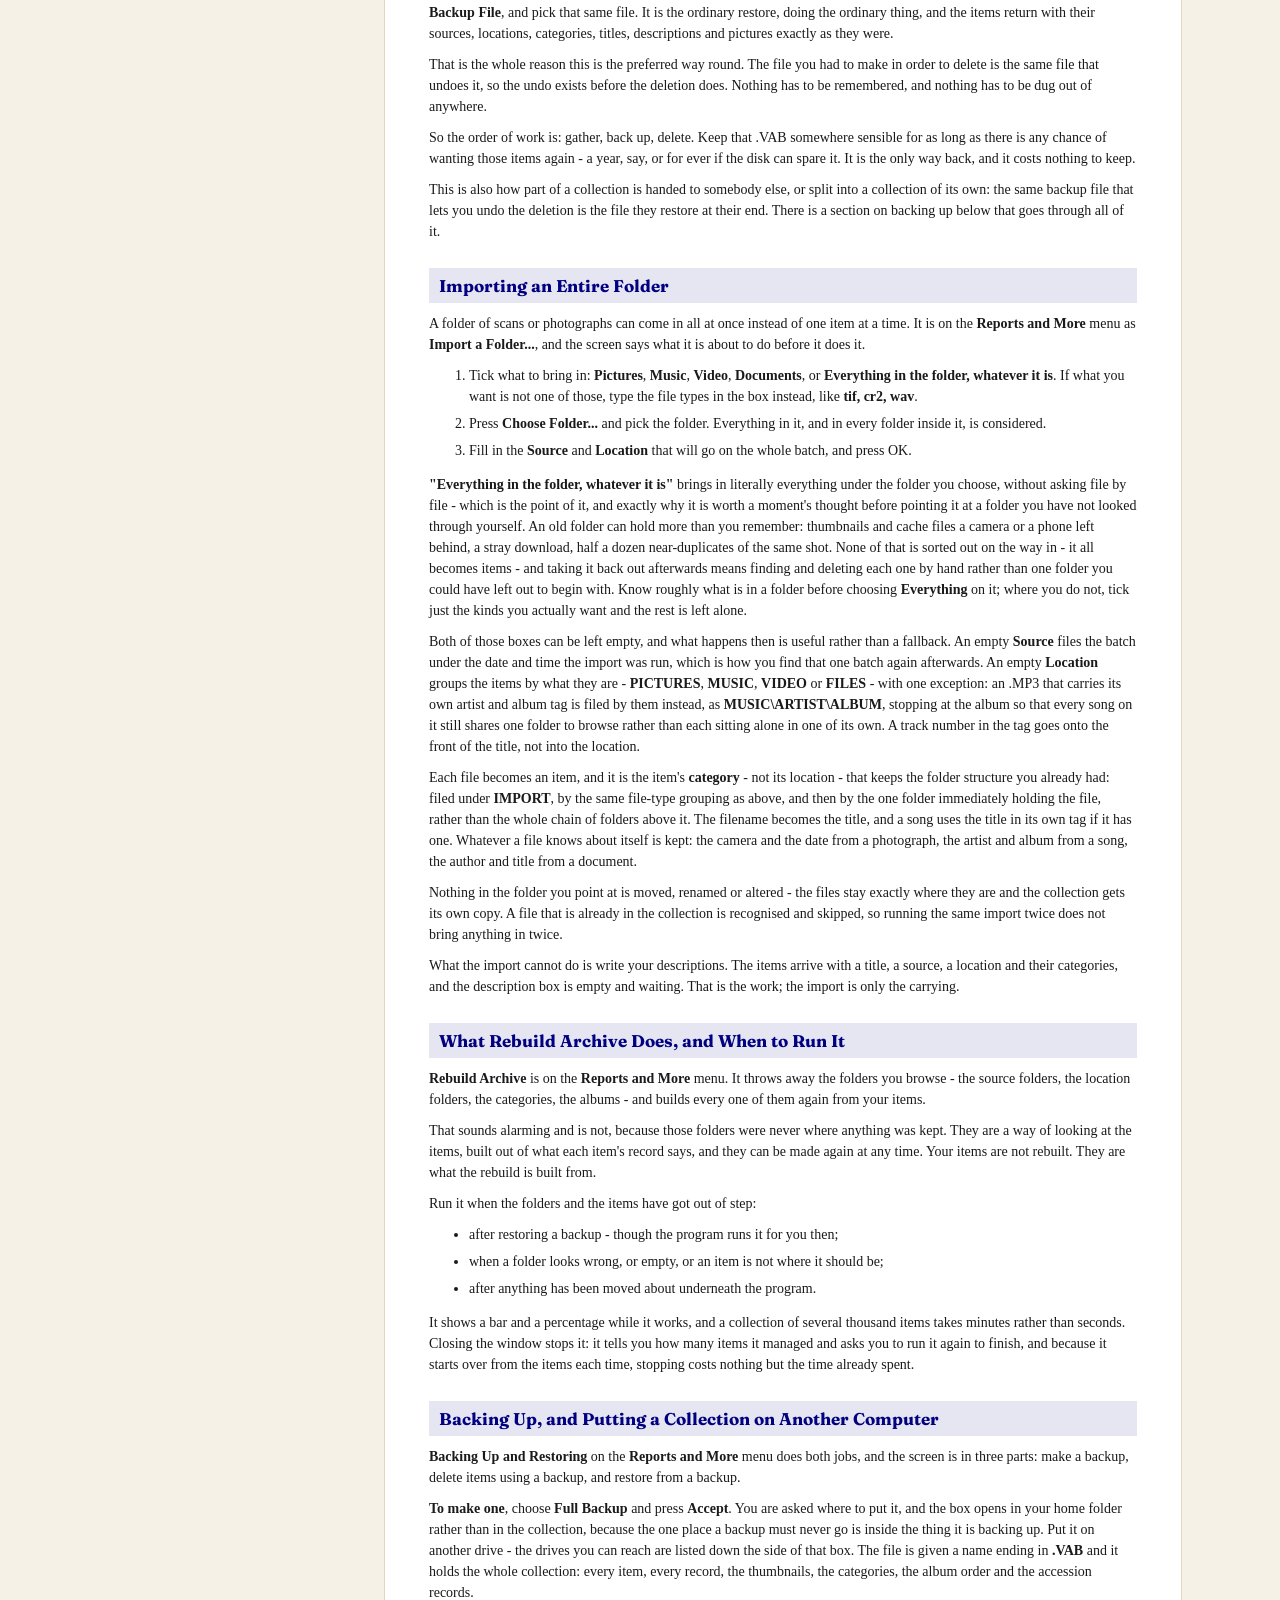
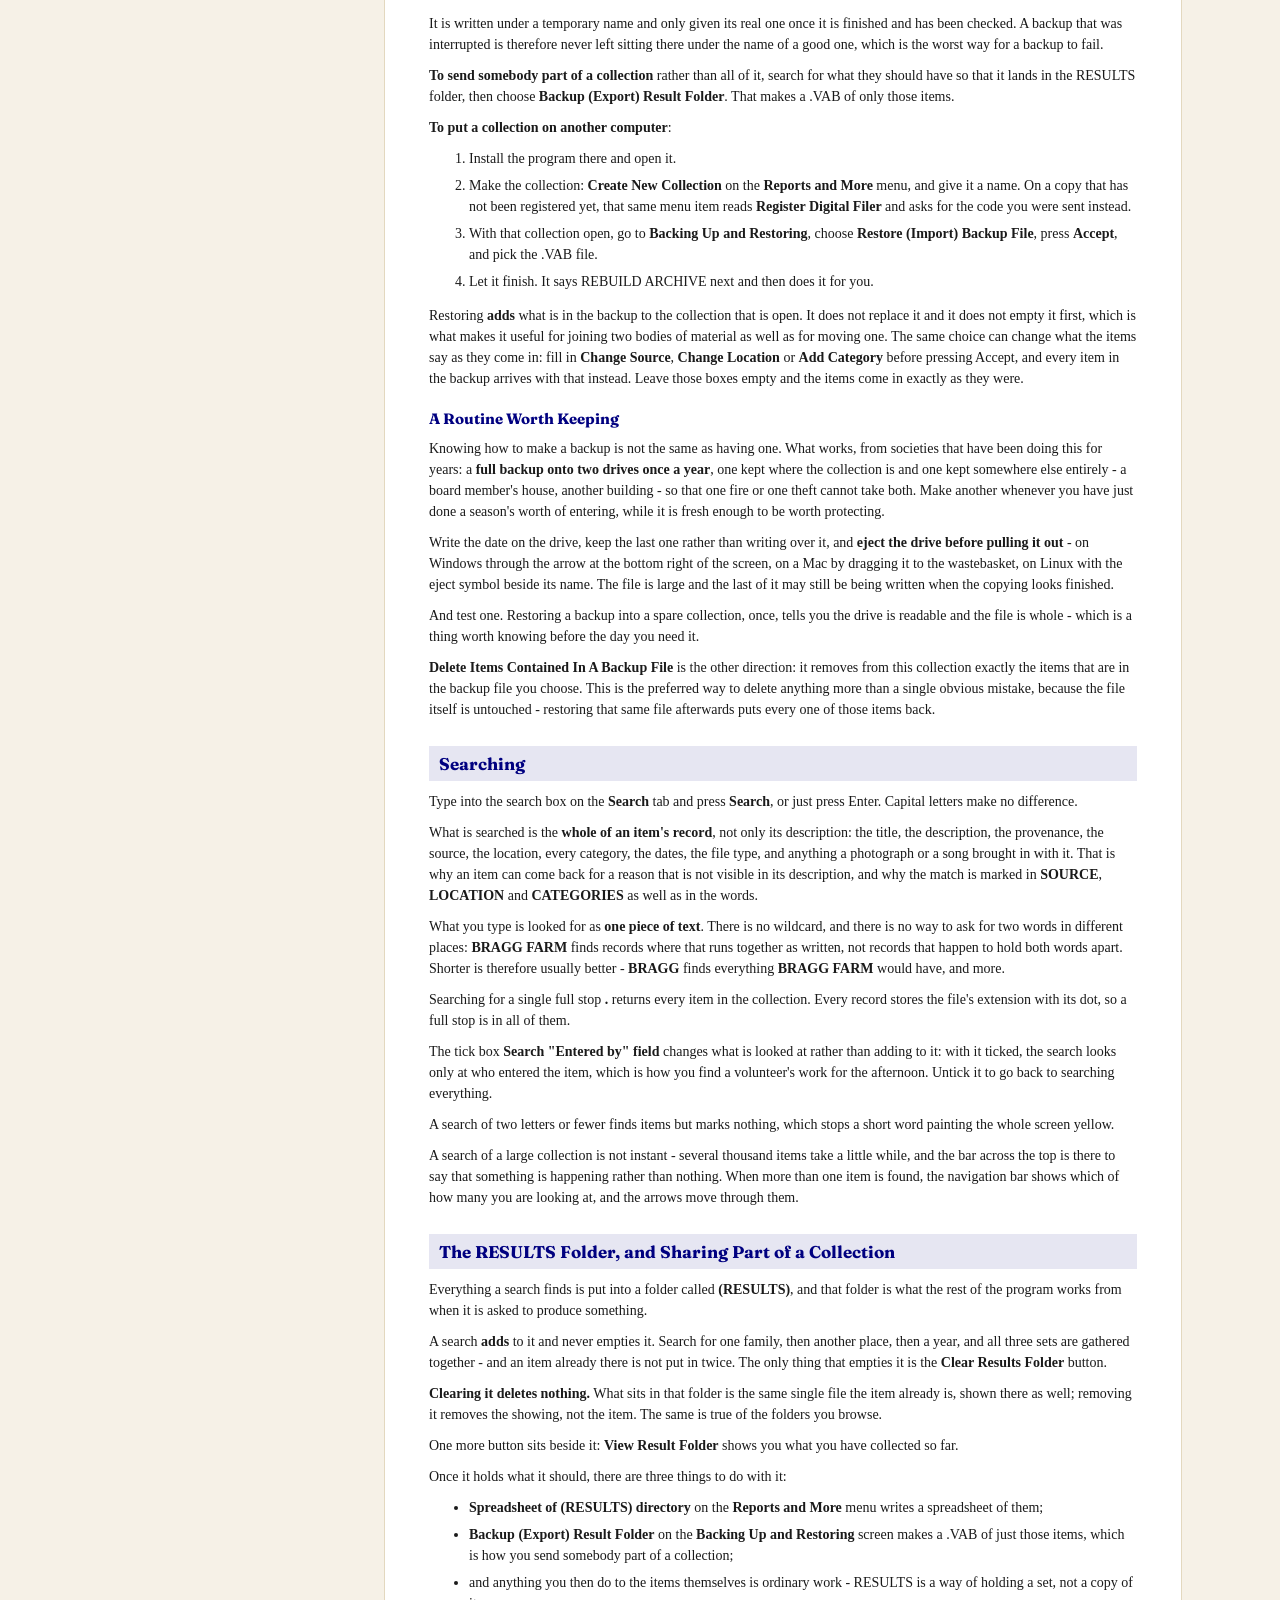
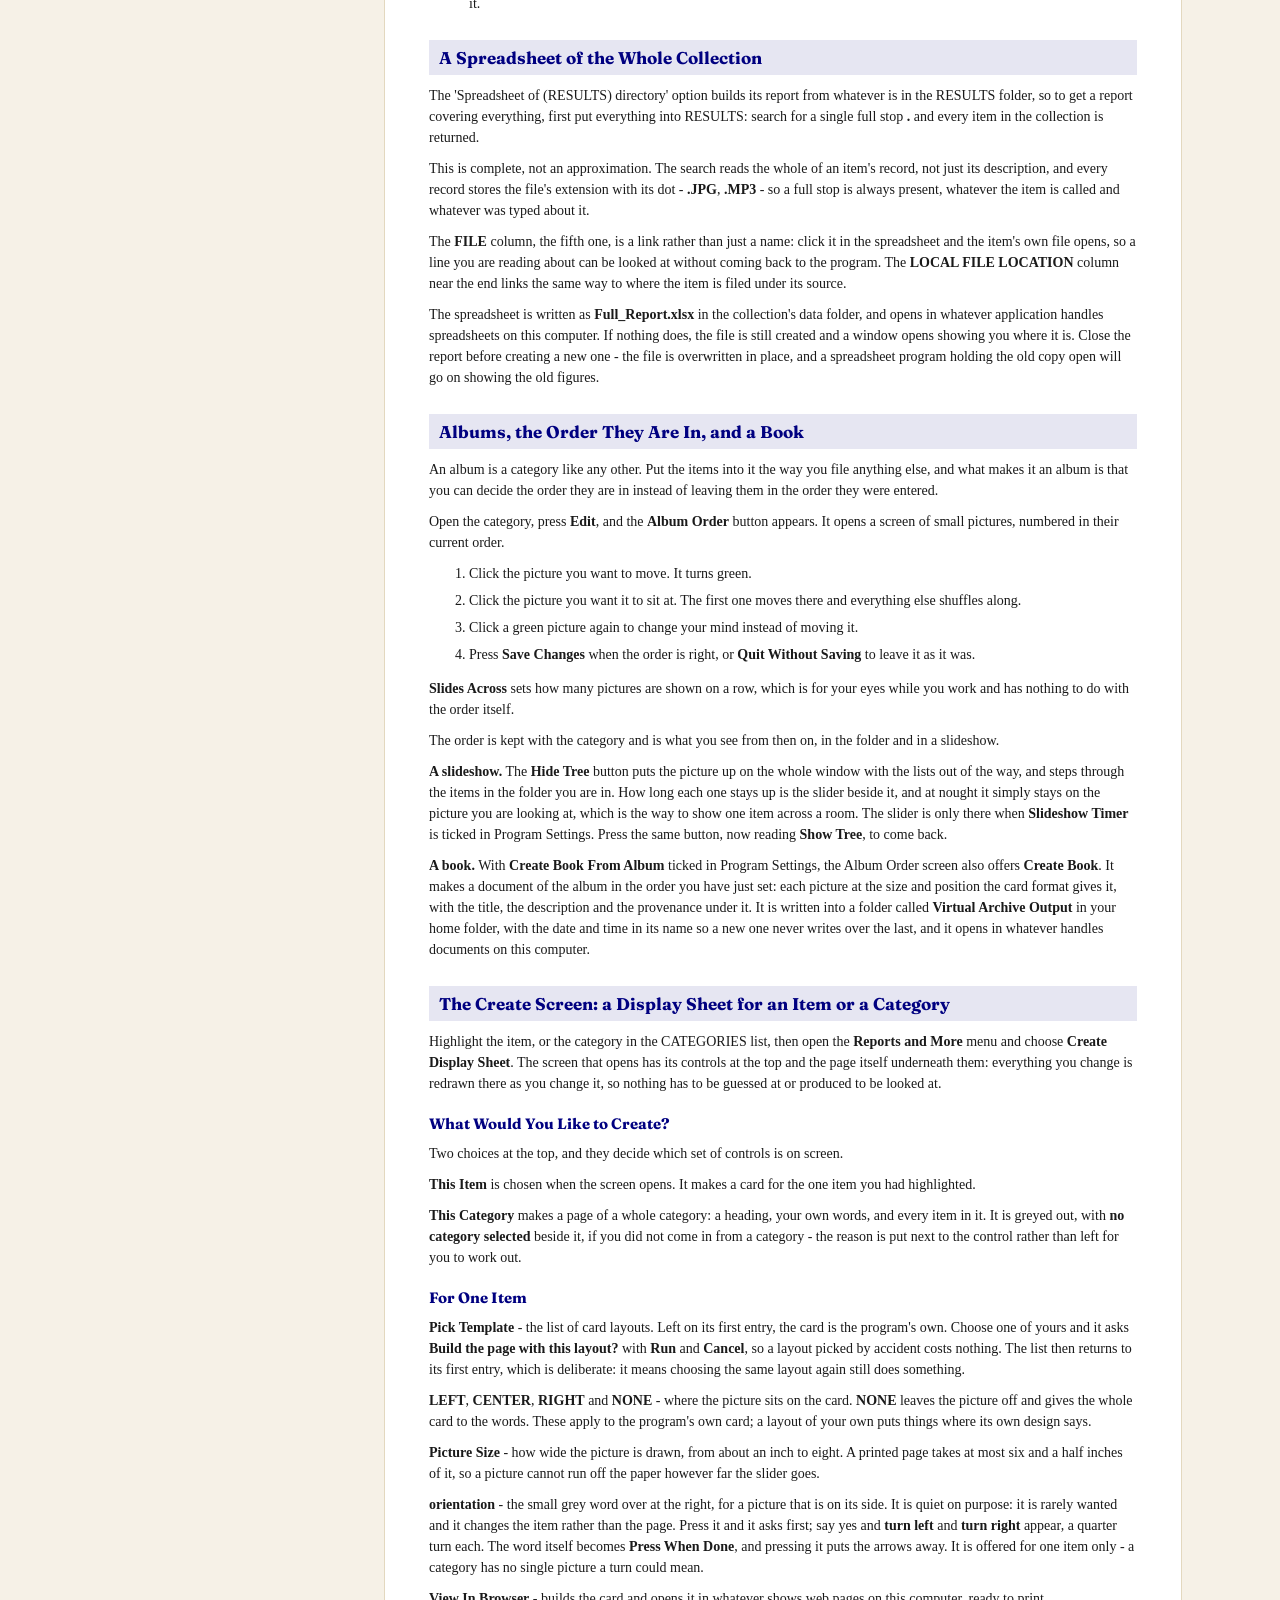
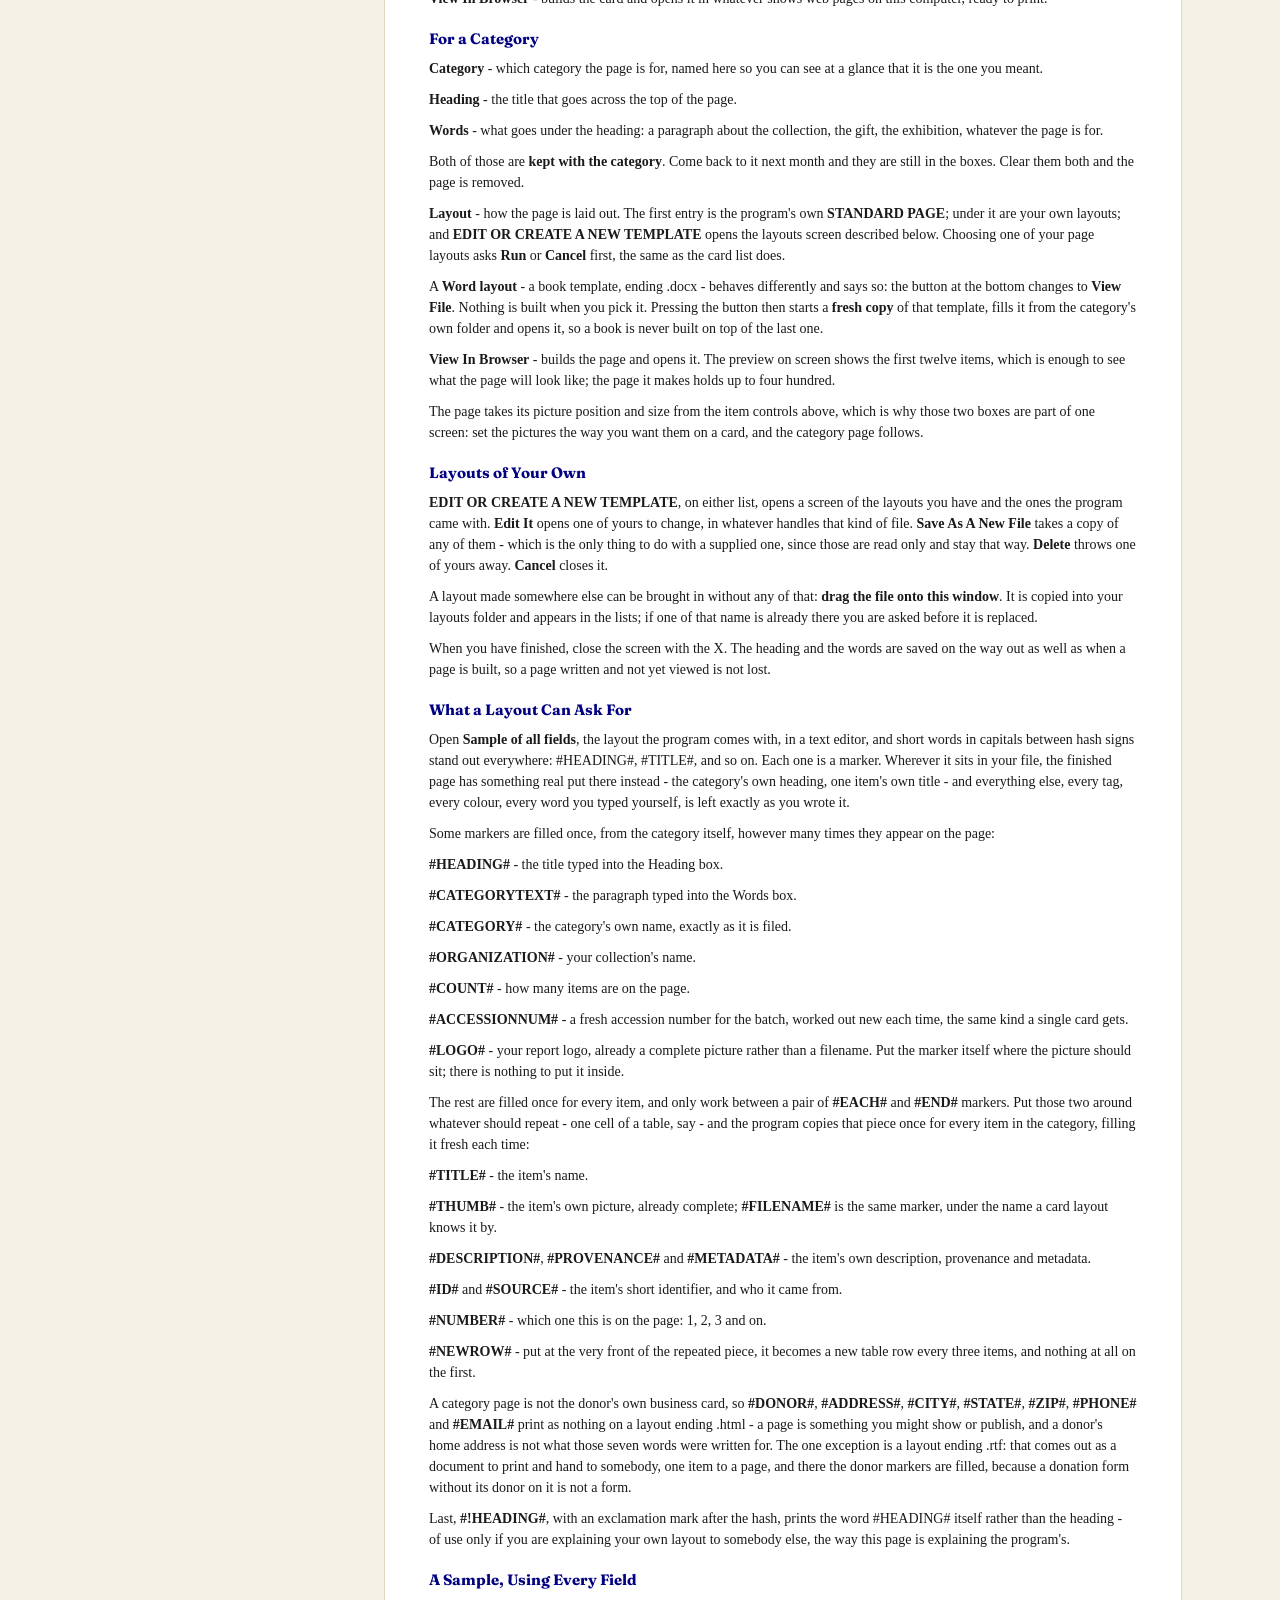
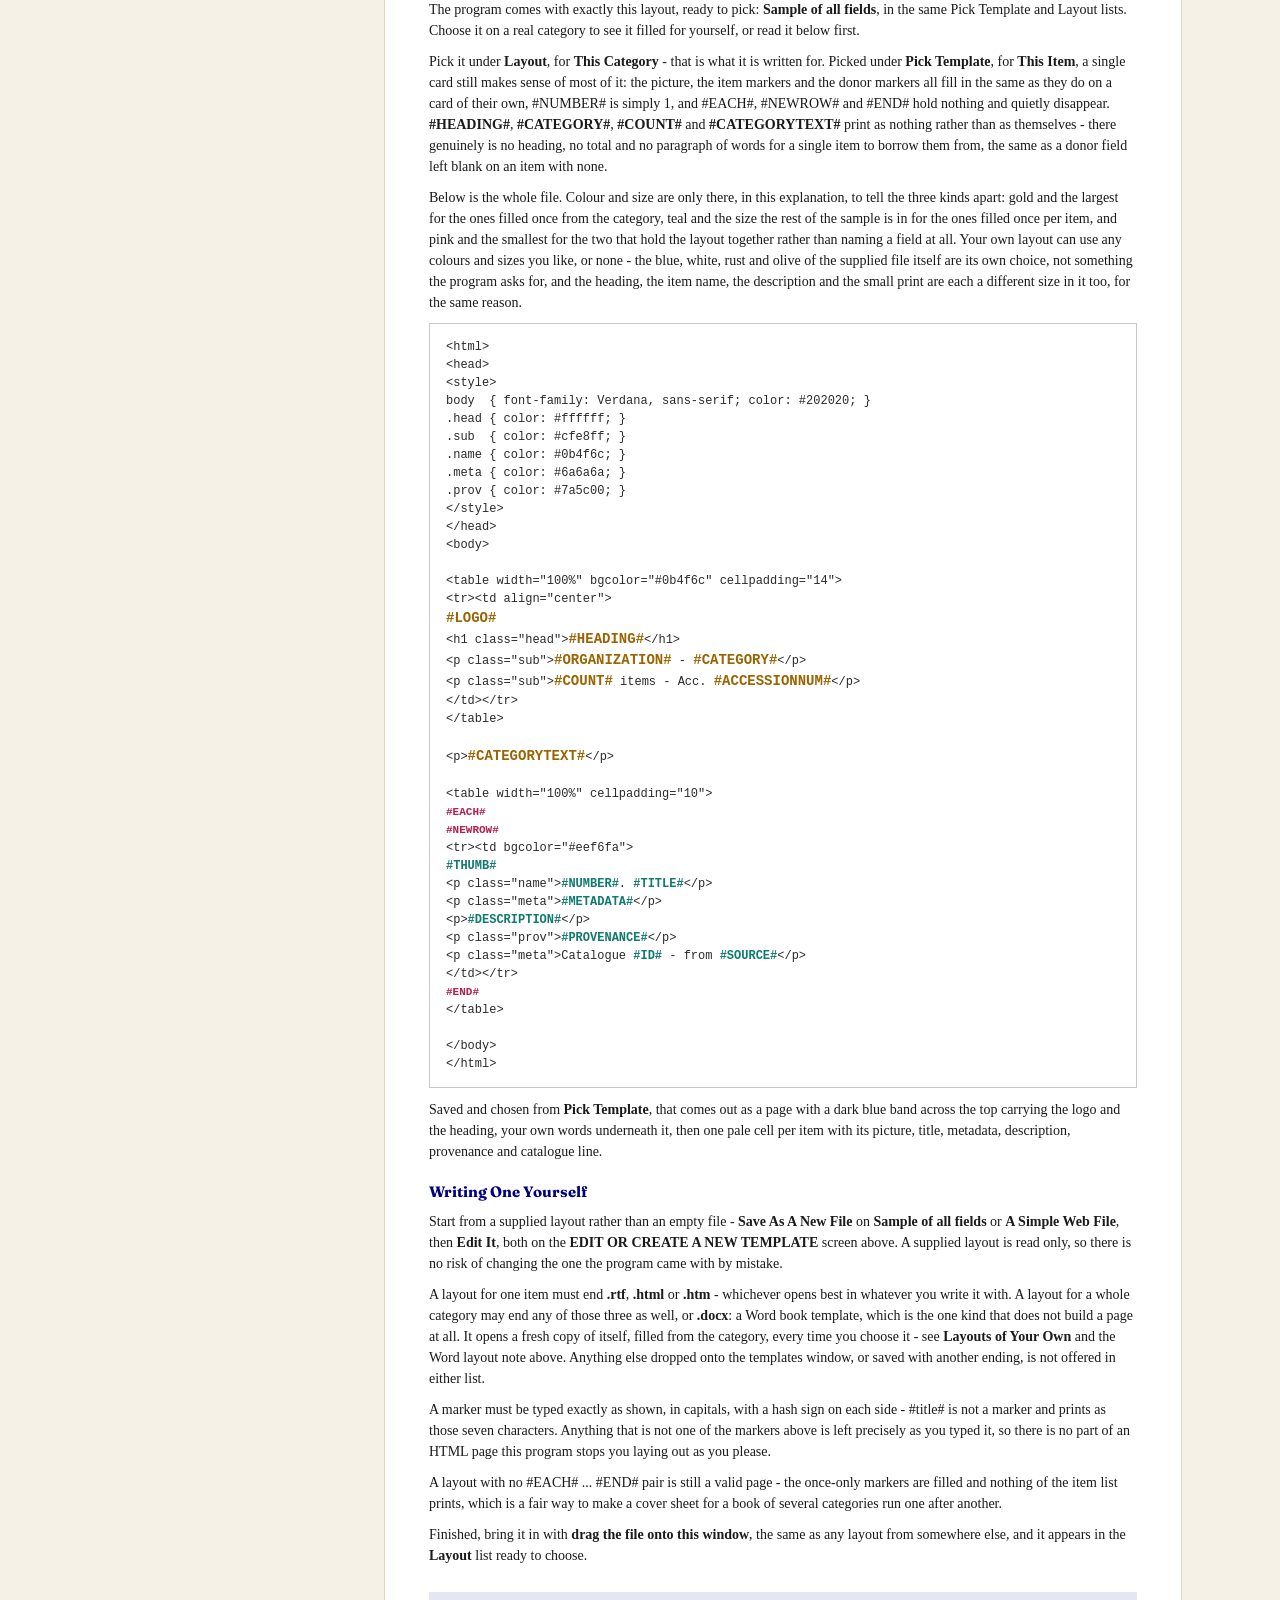
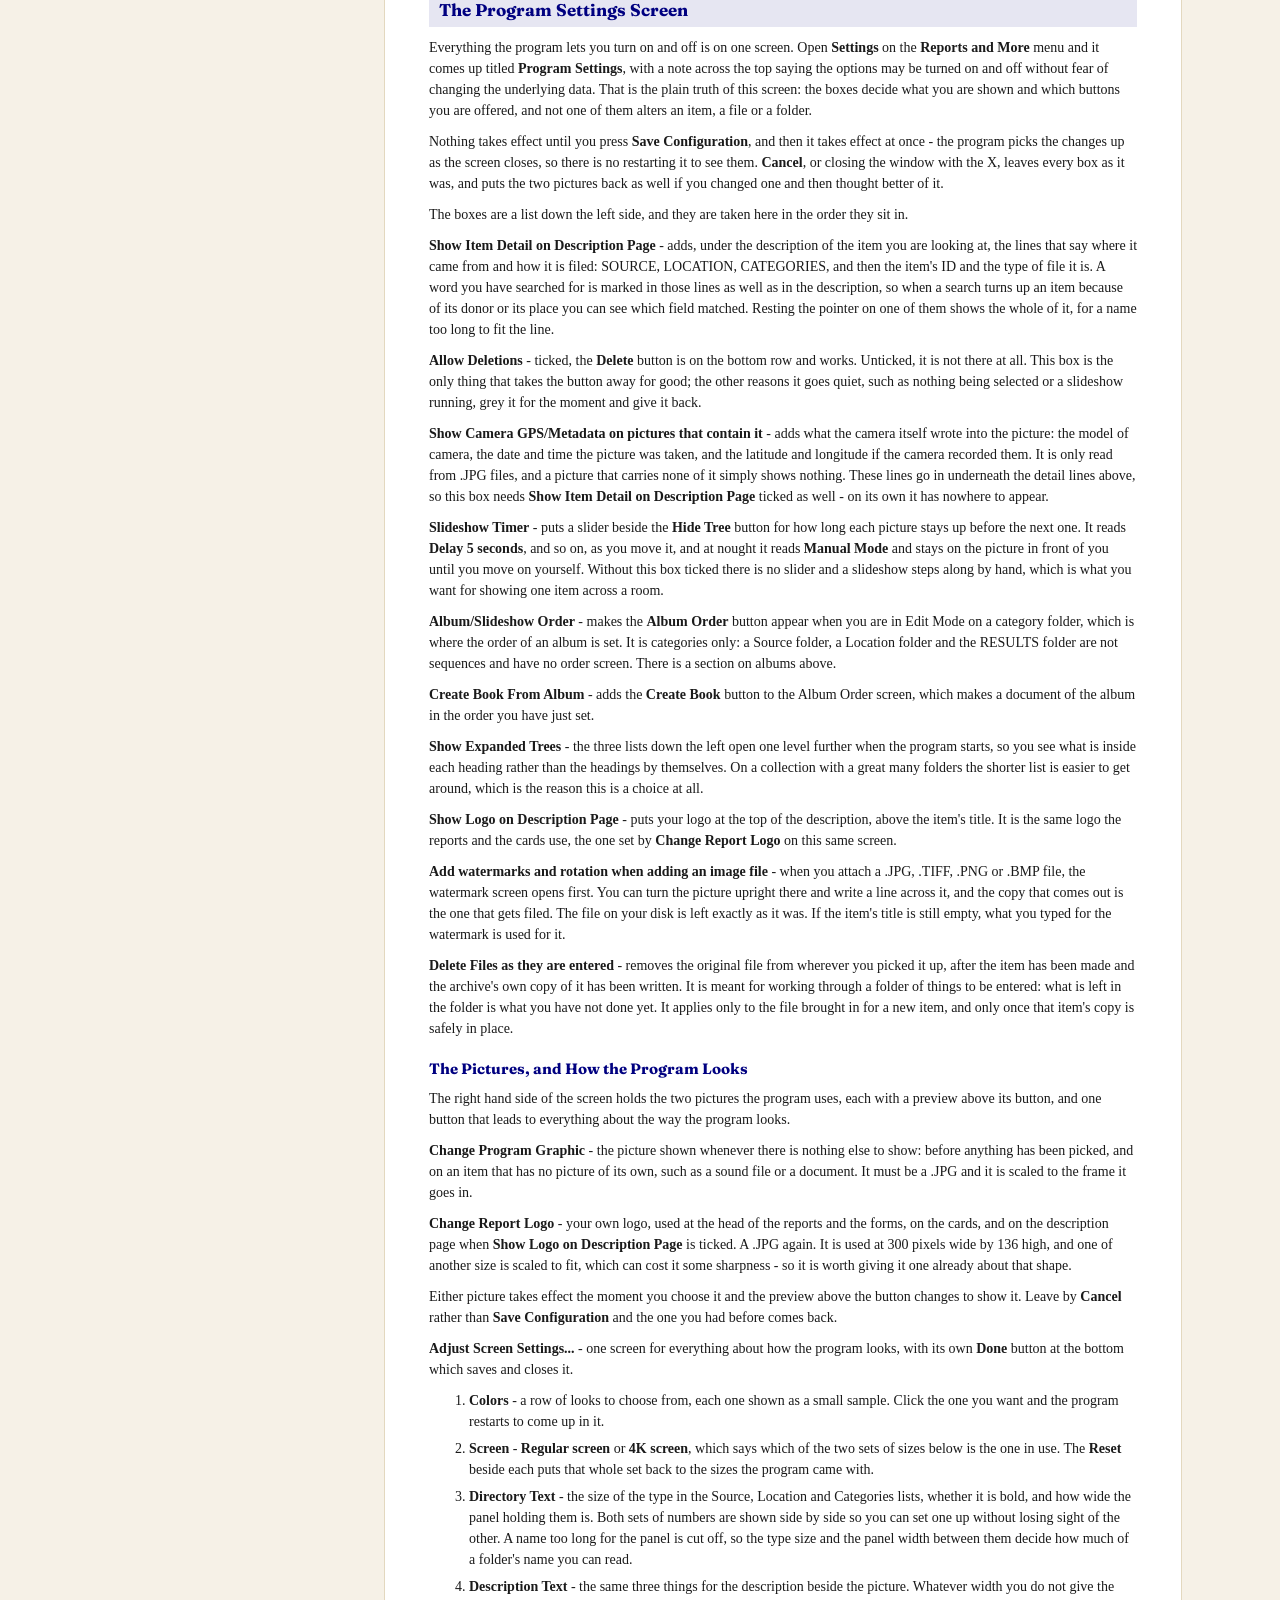
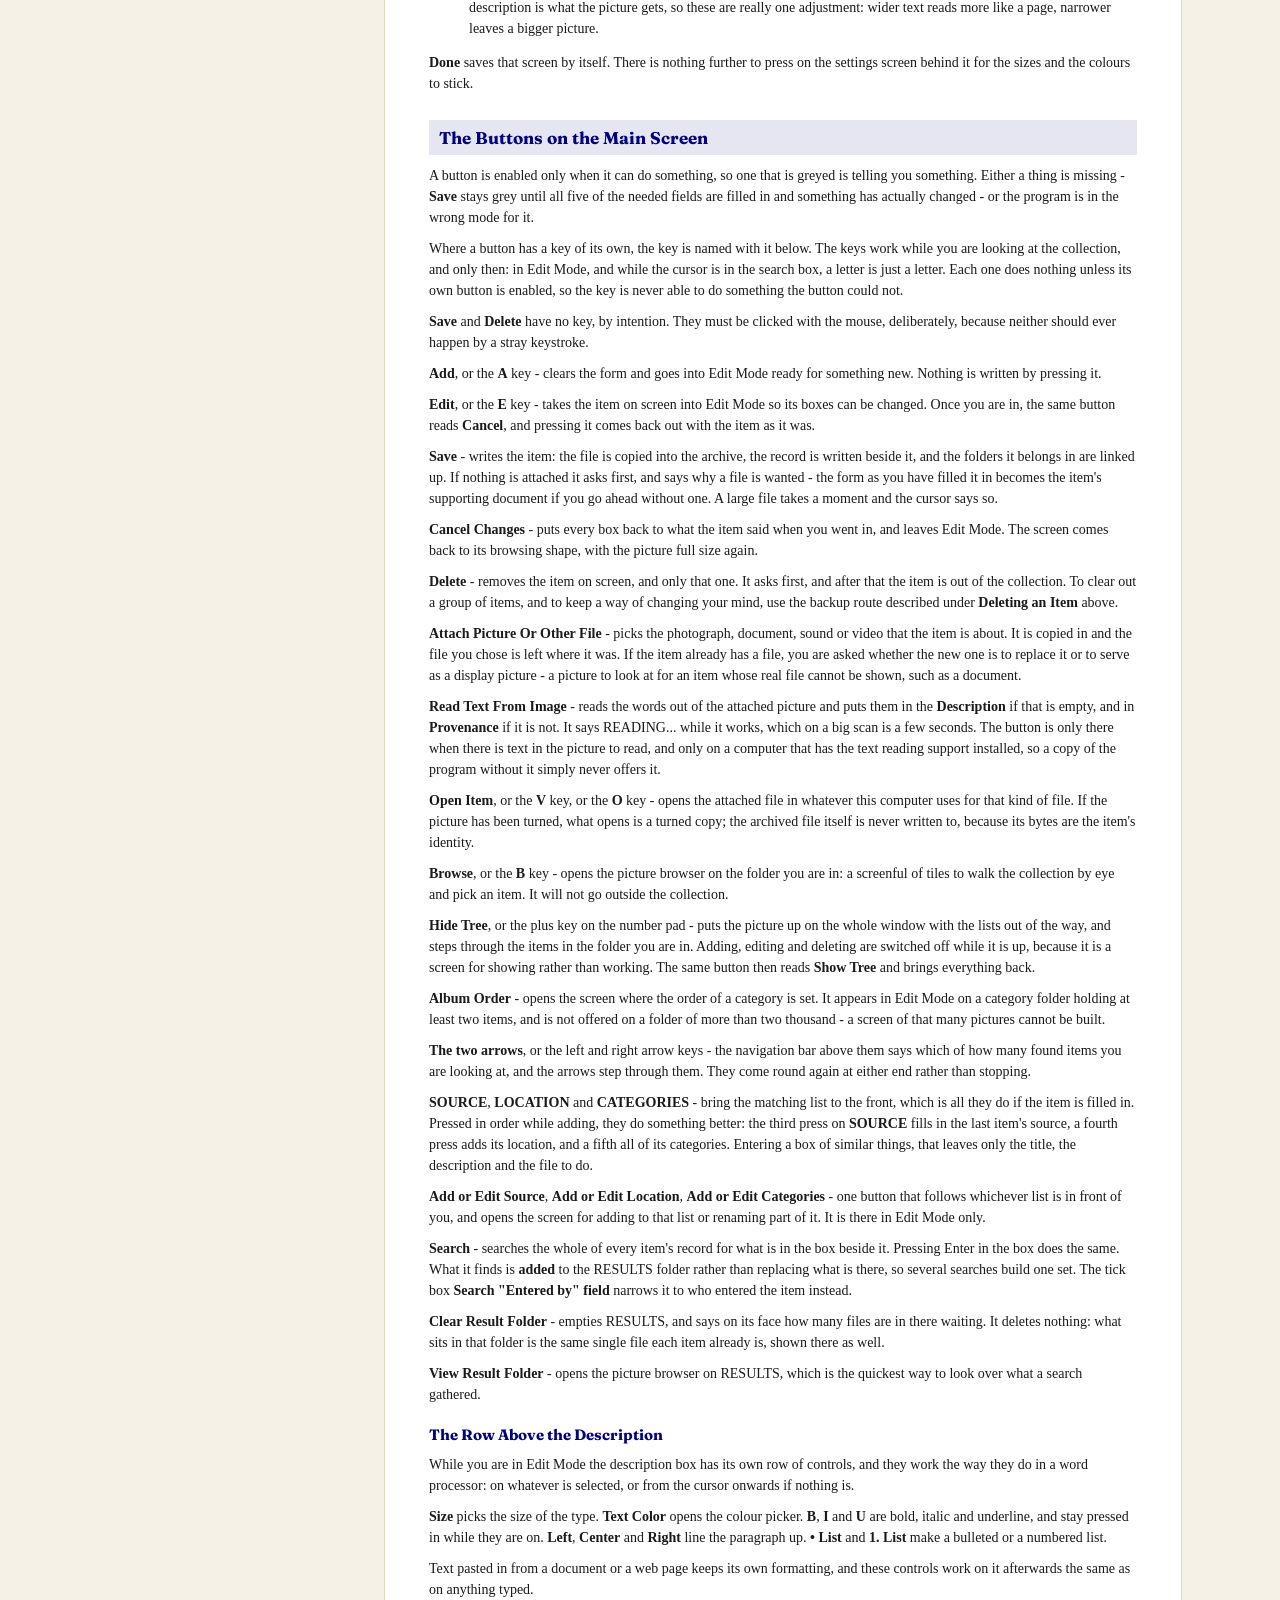
<file: help.html>
<!doctype html>
<html lang="en">
<head>
<meta charset="utf-8">
<meta name="viewport" content="width=device-width, initial-scale=1">
<title>Help — Virtual Archive</title>
<meta name="description" content="The full Virtual Archive manual -- built into the program and available here, covering every field, menu, and feature.">
<link rel="canonical" href="https://virtualarchive.org/help.html">
<link rel="icon" href="favicon.ico">
<meta property="og:title" content="Help — Virtual Archive">
<meta property="og:description" content="The full Virtual Archive manual -- built into the program and available here, covering every field, menu, and feature.">
<meta property="og:type" content="website">
<meta property="og:url" content="https://virtualarchive.org/help.html">
<meta property="og:image" content="https://virtualarchive.org/images/hero-maritime-folder.png">
<meta name="twitter:card" content="summary_large_image">
<link rel="stylesheet" href="https://fonts.googleapis.com/css2?family=Fraunces:opsz,wght@9..144,400..700&family=Inter:wght@400;500;600;700&display=swap">
<link rel="stylesheet" href="styles.css">
</head>
<body>
<div style="width: 100%; display: flex; flex-direction: column; align-items: stretch; background: #f6f1e7;">

<!-- NAV -->
  <div style="display: flex; justify-content: space-between; align-items: center; padding: 12px 48px; border-bottom: 1px solid #e3d8bf;">
    <a href="index.html" style="font-family: 'Fraunces', Georgia, serif; font-size: 34px; font-weight: 600; color: #0d2a63;">Virtual Archive</a>
    <div style="display: flex; gap: 8px; flex-wrap: wrap;">
      <a href="index.html" class="navlink navlink-inactive">Home</a>
      <a href="what-it-does.html" class="navlink navlink-inactive">What it does</a>
      <a href="about.html" class="navlink navlink-inactive">About</a>
      <a href="features.html" class="navlink navlink-inactive">See it in action</a>
      <a href="help.html" class="navlink navlink-active">Help</a>
      <a href="download.html" class="navlink navlink-inactive">Get it</a>
    </div>
  </div>

<!-- HELP -->
  <div id="help" style="padding: 20px 48px 24px 48px; max-width: 1180px; margin: 0 auto; width: 100%; box-sizing: border-box;">
    <p style="font-size: 15px; color: #4a4330; margin-bottom: 8px; max-width: 560px;">The same help screen that's built into the program &mdash; pick a topic on the left, or just scroll.</p>
    <p style="font-size: 13px; color: #8a7f63; margin-bottom: 20px; max-width: 560px;">This is copied word-for-word from the program's own Help screen, including mentions of keys like <strong>T</strong> and <strong>Find in Help</strong> &mdash; those work inside the program itself, not on this web page.</p>
    <div style="display: flex; gap: 10px; margin-bottom: 20px;">
      <button class="helpbtn" id="btnPersonal" style="background:#0d2a63;color:#fff;border:1px solid #0d2a63;padding:8px 18px;border-radius:7px;font-weight:600;font-size:13px;">Personal</button>
      <button class="helpbtn" id="btnMuseum" style="background:#fff;color:#0d2a63;border:1px solid #d8cba8;padding:8px 18px;border-radius:7px;font-weight:600;font-size:13px;">Museum</button>
    </div>
    <div style="display: flex; flex-wrap: wrap; gap: 24px; align-items: flex-start;">

      <nav class="help-toc" id="tocPersonal" style="flex: 0 1 240px; min-width: 200px; background: #fff; border: 1px solid #e3d8bf; border-radius: 10px; padding: 14px 10px; position: sticky; top: 20px; max-height: calc(100vh - 40px); overflow-y: auto;"></nav>
      <nav class="help-toc" id="tocMuseum" style="display:none; flex: 0 1 240px; min-width: 200px; background: #fdf8ee; border: 1px solid #e3d8bf; border-radius: 10px; padding: 14px 10px; position: sticky; top: 20px; max-height: calc(100vh - 40px); overflow-y: auto;"></nav>

      <div id="panelPersonal" style="flex: 999 1 560px; min-width: 0; background: #fff; border: 1px solid #e3d8bf; border-radius: 10px; overflow-y: visible; padding: 16px 44px;">
        <div class="help-content">
<table width="100%" cellpadding="9" cellspacing="0" bgcolor="#fdf1cf">
<tr><td align="center">
<p class="tip">Reading this in a narrow column? Press <B>T</B> to widen it, and
<B>T</B> again to put it back. Looking for a particular word? Type it into
<B>Find in Help</B>, above this page, and press Enter - press it again, or
<B>Find Next</B>, to jump to the next place it turns up.</p>
</td></tr>
</table>

<table width="100%" cellpadding="10" cellspacing="0" bgcolor="#f3f3e7">
<tr><td>
<p class="contentshead">What is in here, in this order</p>
<!--MUSEUM:CONTENTS-->
<p class="contents">What the words mean &#183; installing and registering &#183; more than one collection</p>
<p class="contents">Why an item has an ID &#183; adding an item &#183; editing an item &#183; moving an item &#183; deleting an item &#183; importing an entire folder</p>
<p class="contents">Rebuild Archive &#183; backing up and moving a collection</p>
<p class="contents">Searching &#183; the RESULTS folder &#183; the spreadsheet &#183; albums and a book &#183; the Create screen</p>
<p class="contents">The Program Settings screen &#183; every button and key, screen by screen &#183; where the collection lives</p>
</td></tr>
</table>

<!--MUSEUM:MUSEUM-->

<h2 id="p1">What the Words Mean</h2>
<p>Seven words do most of the work in this program, and they are worth getting straight before anything else.</p>
<p><b>SOURCE</b> - where or who the item came from. A donor, a purchase, a find.</p>
<p><b>LOCATION</b> - where it physically is now. Storage Room 1/Shelf 4/Folder 5, Cemeteries/Hill Top, Streets/Maple St. A location can be as deep as you like; each part after a slash is a folder inside the one before it.</p>
<p><b>CATEGORY</b> - what the item is, for finding it by subject: Vehicle, Photo, Children, Military/War/WWII, Minerals/Quartz. You make these up to suit the collection, and an item can carry up to <b>sixteen</b> of them. Past that the program says so and takes no more.</p>
<p><b>TITLE</b> - a short description, which serves as the item's caption and as the name it is filed under in every folder it appears in. Two items may have the same title.</p>
<p><b>DESCRIPTION</b> - the story: what the item is, what it is made of, how big it is, what condition it is in. There is no length limit worth worrying about.</p>
<p><b>PROVENANCE</b> - the record of ownership and history, used as a guide to authenticity. Not required, and the part nobody can reconstruct later.</p>
<p><b>ITEM</b> - one entry in the collection: a file, a record of the fields above, and a thumbnail, kept together.</p>
<p>Three more that describe the program rather than the item.</p>
<p><b>THE THREE LISTS</b> - Source, Location and Categories, down the left of the screen. They are folders holding the items, and clicking through them is how you walk the collection.</p>
<p><b>THE ID</b> - a short code on each item, worked out from the file attached to it. It is not a number handed out in turn. There is a section on it below, because two useful things follow from it.</p>
<p><b>RESULTS</b> - the folder a search puts its findings in, and what the reports are built from.</p>

<h2 id="p2">Installing and Registering</h2>
<p>The program runs on Windows, on a Mac and on Linux. It will work on a modest machine, and a bigger collection asks for more disk rather than more computer. A screen of 1920 by 1080 is a comfortable size to work at; on a 4K screen set the <b>Screen</b> choice in <b>Adjust Screen Settings</b> to 4K so the type and the lists come up at a sensible size.</p>
<p><b>Installing.</b> Run the setup file and take the offered answers. It puts the program in place and leaves your collections alone - they are kept apart from the program, in your own user folder, which is what makes the next part safe.</p>
<p><b>Updating.</b> Run a newer setup file over the top of the old one, the same way. The collections, the settings and the list of people are untouched, because none of them live in the program's own folder.</p>
<p><b>Registering.</b> Until a copy is registered it works as a trial and stops at a hundred items. The code you were sent by email goes in from the <b>Reports and More</b> menu, at the item that reads <b>Register Digital Filer</b> until a copy has been registered and <b>Create New Collection</b> afterwards. Paste the code in, and the program restarts to take it up.</p>
<p>If the code names a collection you already have, it opens that one and applies the registration to it rather than starting an empty collection beside it.</p>

<h2 id="p3">More Than One Collection</h2>
<p>One copy of the program can hold several collections, each entirely separate: its own items, its own folders, its own title in the window. A historical society and a personal collection of minerals can sit side by side without ever mixing.</p>
<p><b>Which one you are in</b> is shown in the title bar across the top, and the drop-down above the <b>Source</b> list is how you change it. Picking another collection loads it: the lists are read again and the screen clears, which on a large collection takes a moment and says so.</p>
<p><b>To make a new one</b>, use the registration item on the <b>Reports and More</b> menu, described just above. Each collection comes from its own code.</p>
<p><b>To get rid of one</b>, take its items out first - make a full backup of it, then use <b>Delete Items Contained In A Backup File</b> on that backup, which empties it while leaving you the backup to change your mind with. Then run <b>Rebuild Archive</b>. Finding nothing left, it asks whether the collection should go, and if you say yes it is taken off the list. The folder itself stays on disk untouched, so nothing is lost in the moment of saying yes.</p>

<h2 id="p4">Why an Item Has an ID, and the One Rule</h2>
<p>Every item carries an <B>ID</B>, shown on the item screen as something like <B>A1B-2C3</B>. It is not a number handed out in order. It is worked out from the file itself, from the picture or document attached to the item, so the file and the ID are one fact written two ways. Two things follow, and both turn up in ordinary use.</p>
<p><B>The same file cannot be added twice.</B> Attach a file that is already in the collection and the program says so and stops, because that file is what tells one item from another. It offers the two honest ways out: attach it to this item as a display picture, or change the file itself - a single different pixel is enough - so that it genuinely is a different file. This is deliberate. Two items that are the same file are not two items.</p>
<p><B>One copy of your file is filed in several places at once.</B> An item filed under a source, a location and three categories shows up in five folders, and it is the same single file each time rather than five copies of it. A collection does not swell because its items are well filed.</p>
<p>And the rule that protects both: <B>do your renaming, moving and deleting inside the program</B>, not in Explorer or Finder. A file altered out there no longer matches its ID, and the program can no longer tell that the item is itself - which is how the same thing can end up in the collection twice. The folders you browse are also built fresh each time <B>Rebuild Archive</B> runs, so anything put into them by hand is gone at the next rebuild. The items are what those folders are built from, and they are the thing to look after.</p>

<h2 id="p5">Adding an Item</h2>
<p>Five things are needed before an item can be saved: a <B>source</B>, a <B>location</B>, at least one <B>category</B>, a <B>title</B> and a <B>description</B>. The Save button stays greyed out until all five are there, so a Save you cannot press means one of them is missing.</p>
<ol>
<li>Press <B>Add</B>. The screen clears and goes into Edit Mode, ready for something new.</li>
<li>Press <B>Attach Picture Or Other File</B> and choose the photograph, document, sound or video. It is copied into the archive and the file you picked is left where it was. Attaching nothing is allowed, and the program then makes a file out of what you typed instead, but an item with a picture is worth far more to whoever opens it later.</li>
<li>Press <B>SOURCE</B> and click, in the list on the left, who the item came from. If the name is not there, add it on the <B>Add Source</B> tab at the bottom left. If nobody knows, <B>DONOR UNKNOWN</B> is a real answer and the item still saves.</li>
<li>Press <B>LOCATION</B> and click where the item physically is. <B>NOT PLACED</B> counts here in the same way.</li>
<li>Press <B>CATEGORIES</B> and click one, or several. Clicking a category you have already chosen removes it again.</li>
<li>Type the <B>title</B> in the box at the top. It is the name the item is filed under in every folder it appears in, so write it the way you would want to find it.</li>
<li>Fill in the <B>description</B>: what the item is, with any distinguishing details, materials, dimensions and condition. <B>Provenance</B>, underneath, is for previous owners, dates and history. It is not required, and it is the part nobody can reconstruct later.</li>
<li>Press <B>Save</B>.</li>
</ol>
<p>Nothing at all is written until Save is pressed, and <B>Cancel Changes</B> leaves the item exactly as it was.</p>
<p>Entering a run of similar items is quicker than this list makes it look. The <B>SOURCE</B> button pressed three times fills in the last item's source, a fourth press adds the location, and a fifth the categories, so the second item of a box usually needs only a title, a description and the file.</p>

<h2 id="p6">Editing an Item</h2>
<p>Find the item first. Click through the Source, Location or Categories lists to the folder it is in, and if the folder holds several items the navigation bar and the two arrows step through them. A search is the other way in, and what it finds lands in the RESULTS folder.</p>
<p>With the item on screen press <b>Edit</b>. Every box can be changed. Source and Location are picked the same way as when the item was entered. Categories toggle: click one to add it, click it again to take it off. The file itself is changed with <b>Attach Picture Or Other File</b>, and because the file is what gives the item its ID, replacing it gives the item a new one - which is the one case where that happens.</p>
<p>Nothing is written until <b>Save</b>, and <b>Cancel Changes</b> puts every box back to what it was.</p>

<h2 id="p7">Moving an Item</h2>
<p>A location is a path, and the slashes in it are real containers inside one another. <B>CORNER CABINET\BOX 1</B> means box 1, which is in the corner cabinet; <B>CORNER CABINET\BOX 1\TRAY 2</B> is a tray inside that box. The lists down the left draw it as folders inside folders because that is what it is.</p>
<p>So when the box itself is moved - out of the corner cabinet and onto shelf 7, say - what you want is for every item in it, and everything nested inside it, to come along. That is one job in this program, not one job per item.</p>
<h3>Moving One Item</h3>
<p>Press <B>Edit</B>, press <B>LOCATION</B>, and click the new place in the list. If the place does not exist yet, add it with <B>Add or Edit Location</B> first. Press <B>Save</B>. That item is now filed there and nothing else has changed.</p>
<h3>Moving a Whole Box, with Everything In It</h3>
<p>This is the one for a real move: the box has gone somewhere else, and its contents went with it.</p>
<ol>
<li>Press <B>Browse</B> and walk to the box: open <B>(LOCATION)</B>, then <B>CORNER CABINET</B>, then <B>BOX 1</B>. You are now standing in the folder that is going to move.</li>
<li>Press <B>Move Directory</B> at the bottom. A screen opens titled <B>Move This Folder - choose destination</B>.</li>
<li>Click where it is going - <B>BOX COLLECTION</B> - and press <B>Move Here</B>. The box keeps its own name and becomes part of what you clicked, so <B>CORNER CABINET\BOX 1</B> becomes <B>BOX COLLECTION\BOX 1</B>, the same as dragging one folder onto another.</li>
<li>You are told how many items are about to be moved and asked to say yes. Read the number: it should be the number of things in that box. Then it works through them, counting as it goes, and says <B>MOVE COMPLETE</B> with the old and new addresses.</li>
</ol>
<p><B>Typing a destination instead.</B> The same screen has a box to type in, and what you type is the <B>whole new address</B> rather than a parent to sit under: type <B>BOX COLLECTION\BOX 1</B> and that is exactly where it lands. Typing is also the way to move something into a place that does not exist yet - <B>STORAGE ROOM 2\SHELF 4</B> is made on the way - and <B>(TOP LEVEL)</B> at the head of the list means no parent at all, a place of its own.</p>
<p><B>What actually happens.</B> Every item whose location starts with the old path has that part of it rewritten, so the box, the trays inside it and every item in any of them all travel together and keep their arrangement. The folders you browse are relinked to match, and folders left empty by the move are cleared away.</p>
<p>The items themselves are not touched. The files stay exactly where they are in the archive, the IDs do not change, and nothing is copied - only the address written on each record, and the folders built from it.</p>
<p>There is no undo button for this. There is no need for one either: moving it back is the same job in the other direction, and the program tells you the count before it starts, which is the moment to notice if you are standing in the wrong folder.</p>
<h3>The Other Way In</h3>
<p>From an item rather than from the browser: press <B>Edit</B> on any item in that box and press <B>Add or Edit Location</B>. The box's own address is already filled in beside <B>Rename From</B> - it is the address the item you are on carries, which is why you open this from an item in the box you mean to move. Type the new address beside <B>Rename To</B> and press <B>Rename / Move Location</B>. It is the same move, with the same confirmation and the same count - it simply starts from an item you have in front of you instead of from the folder.</p>
<p>This is also how a place gets a better name. The old address and the new one are both just text; renaming <B>BOX 1</B> to <B>MAPS AND PLANS</B> and moving <B>BOX 1</B> under <B>BOX COLLECTION</B> are the same operation, which is why one button does both.</p>
<h3>Categories Move the Same Way</h3>
<p>Everything above works on a category as well. Browse into the category and press <B>Move Directory</B>, or use <B>Add or Edit Categories</B> and its rename button. A category that has a display sheet keeps it, and sub-categories travel with their parent exactly as trays travel with their box.</p>
<p>Sources are different: an item's source is where it came from, which does not change because the thing was put somewhere else. There is no move for a source folder, and there should not be.</p>
<h2 id="p8">Deleting an Item</h2>
<p><B>Delete</B> removes the item you are looking at, entirely, and one is all it removes. It asks first, and once you have said yes that item is out of the collection: out of every folder it was filed in, out of the lists, out of the reports. There is no undo. Treat it as gone, because it is.</p>
<p><B>It is not the preferred way to delete.</B> It is there for the single obvious mistake - the duplicate, the picture of the inside of a lens cap - where there is nothing to think about. For anything else, use the way described below, which asks you to make a backup file first and so hands you the means of changing your mind.</p>
<h3>Deleting Several, and Keeping a Way Back</h3>
<p>Clearing out a group of items is done through <B>Backing Up and Restoring</B>, on the <B>Reports and More</B> menu, in two steps: make a backup of the items that are going, then delete them using that backup file.</p>
<ol>
<li>Search for what is to go, so that those items are the ones in the <B>(RESULTS)</B> folder. Run several searches if it takes several - results add up rather than replacing each other - and look through RESULTS until it holds exactly what you mean to remove.</li>
<li>Open <B>Backing Up and Restoring</B>, choose <B>Backup (Export) Result Folder</B> and press <B>Accept</B>. You are asked where to put the file; it is given a name ending <B>.VAB</B>, and it holds those items whole.</li>
<li>In the same screen, choose <B>Delete Items Contained In A Backup File</B>, press <B>Accept</B>, and pick the file you have just made. Exactly the items in that file are removed from the collection, and nothing else is touched.</li>
<li>Run <B>Rebuild Archive</B> afterwards so the folders you browse match what is left.</li>
</ol>
<p><B>The same file brings them back.</B> Deleting with it does not consume it or change it - it is a file of its own, outside the collection - so changing your mind needs nothing clever: open <B>Backing Up and Restoring</B> again, choose <B>Restore (Import) Backup File</B>, and pick that same file. It is the ordinary restore, doing the ordinary thing, and the items return with their sources, locations, categories, titles, descriptions and pictures exactly as they were.</p>
<p>That is the whole reason this is the preferred way round. The file you had to make in order to delete is the same file that undoes it, so the undo exists before the deletion does. Nothing has to be remembered, and nothing has to be dug out of anywhere.</p>
<p>So the order of work is: gather, back up, delete. Keep that .VAB somewhere sensible for as long as there is any chance of wanting those items again - a year, say, or for ever if the disk can spare it. It is the only way back, and it costs nothing to keep.</p>
<p>This is also how part of a collection is handed to somebody else, or split into a collection of its own: the same backup file that lets you undo the deletion is the file they restore at their end. There is a section on backing up below that goes through all of it.</p>
<h2 id="p9">Importing an Entire Folder</h2>
<p>A folder of scans or photographs can come in all at once instead of one item at a time. It is on the <B>Reports and More</B> menu as <B>Import a Folder...</B>, and the screen says what it is about to do before it does it.</p>
<ol>
<li>Tick what to bring in: <B>Pictures</B>, <B>Music</B>, <B>Video</B>, <B>Documents</B>, or <B>Everything in the folder, whatever it is</B>. If what you want is not one of those, type the file types in the box instead, like <B>tif, cr2, wav</B>.</li>
<li>Press <B>Choose Folder...</B> and pick the folder. Everything in it, and in every folder inside it, is considered.</li>
<li>Fill in the <B>Source</B> and <B>Location</B> that will go on the whole batch, and press OK.</li>
</ol>
<p><B>"Everything in the folder, whatever it is"</B> brings in literally everything under the folder you choose, without asking file by file - which is the point of it, and exactly why it is worth a moment's thought before pointing it at a folder you have not looked through yourself. An old folder can hold more than you remember: thumbnails and cache files a camera or a phone left behind, a stray download, half a dozen near-duplicates of the same shot. None of that is sorted out on the way in - it all becomes items - and taking it back out afterwards means finding and deleting each one by hand rather than one folder you could have left out to begin with. Know roughly what is in a folder before choosing <B>Everything</B> on it; where you do not, tick just the kinds you actually want and the rest is left alone.</p>
<p>Both of those boxes can be left empty, and what happens then is useful rather than a fallback. An empty <B>Source</B> files the batch under the date and time the import was run, which is how you find that one batch again afterwards. An empty <B>Location</B> groups the items by what they are - <B>PICTURES</B>, <B>MUSIC</B>, <B>VIDEO</B> or <B>FILES</B> - with one exception: an .MP3 that carries its own artist and album tag is filed by them instead, as <B>MUSIC\ARTIST\ALBUM</B>, stopping at the album so that every song on it still shares one folder to browse rather than each sitting alone in one of its own. A track number in the tag goes onto the front of the title, not into the location.</p>
<p>Each file becomes an item, and it is the item's <B>category</B> - not its location - that keeps the folder structure you already had: filed under <B>IMPORT</B>, by the same file-type grouping as above, and then by the one folder immediately holding the file, rather than the whole chain of folders above it. The filename becomes the title, and a song uses the title in its own tag if it has one. Whatever a file knows about itself is kept: the camera and the date from a photograph, the artist and album from a song, the author and title from a document.</p>
<p>Nothing in the folder you point at is moved, renamed or altered - the files stay exactly where they are and the collection gets its own copy. A file that is already in the collection is recognised and skipped, so running the same import twice does not bring anything in twice.</p>
<p>What the import cannot do is write your descriptions. The items arrive with a title, a source, a location and their categories, and the description box is empty and waiting. That is the work; the import is only the carrying.</p>

<h2 id="p10">What Rebuild Archive Does, and When to Run It</h2>
<p><B>Rebuild Archive</B> is on the <B>Reports and More</B> menu. It throws away the folders you browse - the source folders, the location folders, the categories, the albums - and builds every one of them again from your items.</p>
<p>That sounds alarming and is not, because those folders were never where anything was kept. They are a way of looking at the items, built out of what each item's record says, and they can be made again at any time. Your items are not rebuilt. They are what the rebuild is built from.</p>
<p>Run it when the folders and the items have got out of step:</p>
<ul>
<li>after restoring a backup - though the program runs it for you then;</li>
<li>when a folder looks wrong, or empty, or an item is not where it should be;</li>
<li>after anything has been moved about underneath the program.</li>
</ul>
<p>It shows a bar and a percentage while it works, and a collection of several thousand items takes minutes rather than seconds. Closing the window stops it: it tells you how many items it managed and asks you to run it again to finish, and because it starts over from the items each time, stopping costs nothing but the time already spent.</p>

<h2 id="p11">Backing Up, and Putting a Collection on Another Computer</h2>
<p><B>Backing Up and Restoring</B> on the <B>Reports and More</B> menu does both jobs, and the screen is in three parts: make a backup, delete items using a backup, and restore from a backup.</p>
<p><B>To make one</B>, choose <B>Full Backup</B> and press <B>Accept</B>. You are asked where to put it, and the box opens in your home folder rather than in the collection, because the one place a backup must never go is inside the thing it is backing up. Put it on another drive - the drives you can reach are listed down the side of that box. The file is given a name ending in <B>.VAB</B> and it holds the whole collection: every item, every record, the thumbnails, the categories, the album order and the accession records.</p>
<p>It is written under a temporary name and only given its real one once it is finished and has been checked. A backup that was interrupted is therefore never left sitting there under the name of a good one, which is the worst way for a backup to fail.</p>
<p><B>To send somebody part of a collection</B> rather than all of it, search for what they should have so that it lands in the RESULTS folder, then choose <B>Backup (Export) Result Folder</B>. That makes a .VAB of only those items.</p>
<p><B>To put a collection on another computer</B>:</p>
<ol>
<li>Install the program there and open it.</li>
<li>Make the collection: <B>Create New Collection</B> on the <B>Reports and More</B> menu, and give it a name. On a copy that has not been registered yet, that same menu item reads <B>Register Digital Filer</B> and asks for the code you were sent instead.</li>
<li>With that collection open, go to <B>Backing Up and Restoring</B>, choose <B>Restore (Import) Backup File</B>, press <B>Accept</B>, and pick the .VAB file.</li>
<li>Let it finish. It says REBUILD ARCHIVE next and then does it for you.</li>
</ol>
<p>Restoring <B>adds</B> what is in the backup to the collection that is open. It does not replace it and it does not empty it first, which is what makes it useful for joining two bodies of material as well as for moving one. The same choice can change what the items say as they come in: fill in <B>Change Source</B>, <B>Change Location</B> or <B>Add Category</B> before pressing Accept, and every item in the backup arrives with that instead. Leave those boxes empty and the items come in exactly as they were.</p>
<h3>A Routine Worth Keeping</h3>
<p>Knowing how to make a backup is not the same as having one. What works, from societies that have been doing this for years: a <B>full backup onto two drives once a year</B>, one kept where the collection is and one kept somewhere else entirely - a board member's house, another building - so that one fire or one theft cannot take both. Make another whenever you have just done a season's worth of entering, while it is fresh enough to be worth protecting.</p>
<p>Write the date on the drive, keep the last one rather than writing over it, and <B>eject the drive before pulling it out</B> - on Windows through the arrow at the bottom right of the screen, on a Mac by dragging it to the wastebasket, on Linux with the eject symbol beside its name. The file is large and the last of it may still be being written when the copying looks finished.</p>
<p>And test one. Restoring a backup into a spare collection, once, tells you the drive is readable and the file is whole - which is a thing worth knowing before the day you need it.</p>
<p><B>Delete Items Contained In A Backup File</B> is the other direction: it removes from this collection exactly the items that are in the backup file you choose. This is the preferred way to delete anything more than a single obvious mistake, because the file itself is untouched - restoring that same file afterwards puts every one of those items back.</p>

<h2 id="p12">Searching</h2>
<p>Type into the search box on the <B>Search</B> tab and press <B>Search</B>, or just press Enter. Capital letters make no difference.</p>
<p>What is searched is the <B>whole of an item's record</B>, not only its description: the title, the description, the provenance, the source, the location, every category, the dates, the file type, and anything a photograph or a song brought in with it. That is why an item can come back for a reason that is not visible in its description, and why the match is marked in <B>SOURCE</B>, <B>LOCATION</B> and <B>CATEGORIES</B> as well as in the words.</p>
<p>What you type is looked for as <B>one piece of text</B>. There is no wildcard, and there is no way to ask for two words in different places: <B>BRAGG FARM</B> finds records where that runs together as written, not records that happen to hold both words apart. Shorter is therefore usually better - <B>BRAGG</B> finds everything <B>BRAGG FARM</B> would have, and more.</p>
<p>Searching for a single full stop <B>.</B> returns every item in the collection. Every record stores the file's extension with its dot, so a full stop is in all of them.</p>
<p>The tick box <B>Search "Entered by" field</B> changes what is looked at rather than adding to it: with it ticked, the search looks only at who entered the item, which is how you find a volunteer's work for the afternoon. Untick it to go back to searching everything.</p>
<p>A search of two letters or fewer finds items but marks nothing, which stops a short word painting the whole screen yellow.</p>
<p>A search of a large collection is not instant - several thousand items take a little while, and the bar across the top is there to say that something is happening rather than nothing. When more than one item is found, the navigation bar shows which of how many you are looking at, and the arrows move through them.</p>

<h2 id="p13">The RESULTS Folder, and Sharing Part of a Collection</h2>
<p>Everything a search finds is put into a folder called <B>(RESULTS)</B>, and that folder is what the rest of the program works from when it is asked to produce something.</p>
<p>A search <B>adds</B> to it and never empties it. Search for one family, then another place, then a year, and all three sets are gathered together - and an item already there is not put in twice. The only thing that empties it is the <B>Clear Results Folder</B> button.</p>
<p><B>Clearing it deletes nothing.</B> What sits in that folder is the same single file the item already is, shown there as well; removing it removes the showing, not the item. The same is true of the folders you browse.</p>
<p>One more button sits beside it: <B>View Result Folder</B> shows you what you have collected so far.</p>
<p>Once it holds what it should, there are three things to do with it:</p>
<ul>
<li><B>Spreadsheet of (RESULTS) directory</B> on the <B>Reports and More</B> menu writes a spreadsheet of them;</li>
<li><B>Backup (Export) Result Folder</B> on the <B>Backing Up and Restoring</B> screen makes a .VAB of just those items, which is how you send somebody part of a collection;</li>
<li>and anything you then do to the items themselves is ordinary work - RESULTS is a way of holding a set, not a copy of it.</li>
</ul>

<h2 id="p14">A Spreadsheet of the Whole Collection</h2>
<p>The 'Spreadsheet of (RESULTS) directory' option builds its report from whatever is in the RESULTS folder, so to get a report covering everything, first put everything into RESULTS: search for a single full stop <B>.</B> and every item in the collection is returned.</p>
<p>This is complete, not an approximation. The search reads the whole of an item's record, not just its description, and every record stores the file's extension with its dot - <B>.JPG</B>, <B>.MP3</B> - so a full stop is always present, whatever the item is called and whatever was typed about it.</p>
<p>The <B>FILE</B> column, the fifth one, is a link rather than just a name: click it in the spreadsheet and the item's own file opens, so a line you are reading about can be looked at without coming back to the program. The <B>LOCAL FILE LOCATION</B> column near the end links the same way to where the item is filed under its source.</p>
<p>The spreadsheet is written as <B>Full_Report.xlsx</B> in the collection's data folder, and opens in whatever application handles spreadsheets on this computer. If nothing does, the file is still created and a window opens showing you where it is. Close the report before creating a new one - the file is overwritten in place, and a spreadsheet program holding the old copy open will go on showing the old figures.</p>

<h2 id="p15">Albums, the Order They Are In, and a Book</h2>
<p>An album is a category like any other. Put the items into it the way you file anything else, and what makes it an album is that you can decide the order they are in instead of leaving them in the order they were entered.</p>
<p>Open the category, press <B>Edit</B>, and the <B>Album Order</B> button appears. It opens a screen of small pictures, numbered in their current order.</p>
<ol>
<li>Click the picture you want to move. It turns green.</li>
<li>Click the picture you want it to sit at. The first one moves there and everything else shuffles along.</li>
<li>Click a green picture again to change your mind instead of moving it.</li>
<li>Press <B>Save Changes</B> when the order is right, or <B>Quit Without Saving</B> to leave it as it was.</li>
</ol>
<p><B>Slides Across</B> sets how many pictures are shown on a row, which is for your eyes while you work and has nothing to do with the order itself.</p>
<p>The order is kept with the category and is what you see from then on, in the folder and in a slideshow.</p>
<p><B>A slideshow.</B> The <B>Hide Tree</B> button puts the picture up on the whole window with the lists out of the way, and steps through the items in the folder you are in. How long each one stays up is the slider beside it, and at nought it simply stays on the picture you are looking at, which is the way to show one item across a room. The slider is only there when <B>Slideshow Timer</B> is ticked in Program Settings. Press the same button, now reading <B>Show Tree</B>, to come back.</p>
<p><B>A book.</B> With <B>Create Book From Album</B> ticked in Program Settings, the Album Order screen also offers <B>Create Book</B>. It makes a document of the album in the order you have just set: each picture at the size and position the card format gives it, with the title, the description and the provenance under it. It is written into a folder called <B>Virtual Archive Output</B> in your home folder, with the date and time in its name so a new one never writes over the last, and it opens in whatever handles documents on this computer.</p>

<h2 id="p16">The Create Screen: a Display Sheet for an Item or a Category</h2>
<p>Highlight the item, or the category in the CATEGORIES list, then open the <B>Reports and More</B> menu and choose <B>Create Display Sheet</B>. The screen that opens has its controls at the top and the page itself underneath them: everything you change is redrawn there as you change it, so nothing has to be guessed at or produced to be looked at.</p>
<h3>What Would You Like to Create?</h3>
<p>Two choices at the top, and they decide which set of controls is on screen.</p>
<p><B>This Item</B> is chosen when the screen opens. It makes a card for the one item you had highlighted.</p>
<p><B>This Category</B> makes a page of a whole category: a heading, your own words, and every item in it. It is greyed out, with <B>no category selected</B> beside it, if you did not come in from a category - the reason is put next to the control rather than left for you to work out.</p>
<h3>For One Item</h3>
<p><B>Pick Template</B> - the list of card layouts. Left on its first entry, the card is the program's own. Choose one of yours and it asks <B>Build the page with this layout?</B> with <B>Run</B> and <B>Cancel</B>, so a layout picked by accident costs nothing. The list then returns to its first entry, which is deliberate: it means choosing the same layout again still does something.</p>
<p><B>LEFT</B>, <B>CENTER</B>, <B>RIGHT</B> and <B>NONE</B> - where the picture sits on the card. <B>NONE</B> leaves the picture off and gives the whole card to the words. These apply to the program's own card; a layout of your own puts things where its own design says.</p>
<p><B>Picture Size</B> - how wide the picture is drawn, from about an inch to eight. A printed page takes at most six and a half inches of it, so a picture cannot run off the paper however far the slider goes.</p>
<p><B>orientation</B> - the small grey word over at the right, for a picture that is on its side. It is quiet on purpose: it is rarely wanted and it changes the item rather than the page. Press it and it asks first; say yes and <B>turn left</B> and <B>turn right</B> appear, a quarter turn each. The word itself becomes <B>Press When Done</B>, and pressing it puts the arrows away. It is offered for one item only - a category has no single picture a turn could mean.</p>
<p><B>View In Browser</B> - builds the card and opens it in whatever shows web pages on this computer, ready to print.</p>
<h3>For a Category</h3>
<p><B>Category</B> - which category the page is for, named here so you can see at a glance that it is the one you meant.</p>
<p><B>Heading</B> - the title that goes across the top of the page.</p>
<p><B>Words</B> - what goes under the heading: a paragraph about the collection, the gift, the exhibition, whatever the page is for.</p>
<p>Both of those are <B>kept with the category</B>. Come back to it next month and they are still in the boxes. Clear them both and the page is removed.</p>
<p><B>Layout</B> - how the page is laid out. The first entry is the program's own <B>STANDARD PAGE</B>; under it are your own layouts; and <B>EDIT OR CREATE A NEW TEMPLATE</B> opens the layouts screen described below. Choosing one of your page layouts asks <B>Run</B> or <B>Cancel</B> first, the same as the card list does.</p>
<p>A <B>Word layout</B> - a book template, ending .docx - behaves differently and says so: the button at the bottom changes to <B>View File</B>. Nothing is built when you pick it. Pressing the button then starts a <B>fresh copy</B> of that template, fills it from the category's own folder and opens it, so a book is never built on top of the last one.</p>
<p><B>View In Browser</B> - builds the page and opens it. The preview on screen shows the first twelve items, which is enough to see what the page will look like; the page it makes holds up to four hundred.</p>
<p>The page takes its picture position and size from the item controls above, which is why those two boxes are part of one screen: set the pictures the way you want them on a card, and the category page follows.</p>
<h3>Layouts of Your Own</h3>
<p><B>EDIT OR CREATE A NEW TEMPLATE</B>, on either list, opens a screen of the layouts you have and the ones the program came with. <B>Edit It</B> opens one of yours to change, in whatever handles that kind of file. <B>Save As A New File</B> takes a copy of any of them - which is the only thing to do with a supplied one, since those are read only and stay that way. <B>Delete</B> throws one of yours away. <B>Cancel</B> closes it.</p>
<p>A layout made somewhere else can be brought in without any of that: <B>drag the file onto this window</B>. It is copied into your layouts folder and appears in the lists; if one of that name is already there you are asked before it is replaced.</p>
<p>When you have finished, close the screen with the X. The heading and the words are saved on the way out as well as when a page is built, so a page written and not yet viewed is not lost.</p>

<h3>What a Layout Can Ask For</h3>
<p>Open <B>Sample of all fields</B>, the layout the program comes with, in a text editor, and short words in capitals between hash signs stand out everywhere: #HEADING#, #TITLE#, and so on. Each one is a marker. Wherever it sits in your file, the finished page has something real put there instead - the category's own heading, one item's own title - and everything else, every tag, every colour, every word you typed yourself, is left exactly as you wrote it.</p>
<p>Some markers are filled once, from the category itself, however many times they appear on the page:</p>
<p><B>#HEADING#</B> - the title typed into the Heading box.</p>
<p><B>#CATEGORYTEXT#</B> - the paragraph typed into the Words box.</p>
<p><B>#CATEGORY#</B> - the category's own name, exactly as it is filed.</p>
<p><B>#ORGANIZATION#</B> - your collection's name.</p>
<p><B>#COUNT#</B> - how many items are on the page.</p>
<p><B>#ACCESSIONNUM#</B> - a fresh accession number for the batch, worked out new each time, the same kind a single card gets.</p>
<p><B>#LOGO#</B> - your report logo, already a complete picture rather than a filename. Put the marker itself where the picture should sit; there is nothing to put it inside.</p>
<p>The rest are filled once for every item, and only work between a pair of <B>#EACH#</B> and <B>#END#</B> markers. Put those two around whatever should repeat - one cell of a table, say - and the program copies that piece once for every item in the category, filling it fresh each time:</p>
<p><B>#TITLE#</B> - the item's name.</p>
<p><B>#THUMB#</B> - the item's own picture, already complete; <B>#FILENAME#</B> is the same marker, under the name a card layout knows it by.</p>
<p><B>#DESCRIPTION#</B>, <B>#PROVENANCE#</B> and <B>#METADATA#</B> - the item's own description, provenance and metadata.</p>
<p><B>#ID#</B> and <B>#SOURCE#</B> - the item's short identifier, and who it came from.</p>
<p><B>#NUMBER#</B> - which one this is on the page: 1, 2, 3 and on.</p>
<p><B>#NEWROW#</B> - put at the very front of the repeated piece, it becomes a new table row every three items, and nothing at all on the first.</p>
<p>A category page is not the donor's own business card, so <B>#DONOR#</B>, <B>#ADDRESS#</B>, <B>#CITY#</B>, <B>#STATE#</B>, <B>#ZIP#</B>, <B>#PHONE#</B> and <B>#EMAIL#</B> print as nothing on a layout ending .html - a page is something you might show or publish, and a donor's home address is not what those seven words were written for. The one exception is a layout ending .rtf: that comes out as a document to print and hand to somebody, one item to a page, and there the donor markers are filled, because a donation form without its donor on it is not a form.</p>
<p>Last, <B>#!HEADING#</B>, with an exclamation mark after the hash, prints the word #HEADING# itself rather than the heading - of use only if you are explaining your own layout to somebody else, the way this page is explaining the program's.</p>

<h3>A Sample, Using Every Field</h3>
<p>The program comes with exactly this layout, ready to pick: <B>Sample of all fields</B>, in the same Pick Template and Layout lists. Choose it on a real category to see it filled for yourself, or read it below first.</p>
<p>Pick it under <B>Layout</B>, for <B>This Category</B> - that is what it is written for. Picked under <B>Pick Template</B>, for <B>This Item</B>, a single card still makes sense of most of it: the picture, the item markers and the donor markers all fill in the same as they do on a card of their own, #NUMBER# is simply 1, and #EACH#, #NEWROW# and #END# hold nothing and quietly disappear. <B>#HEADING#</B>, <B>#CATEGORY#</B>, <B>#COUNT#</B> and <B>#CATEGORYTEXT#</B> print as nothing rather than as themselves - there genuinely is no heading, no total and no paragraph of words for a single item to borrow them from, the same as a donor field left blank on an item with none.</p>
<p>Below is the whole file. Colour and size are only there, in this explanation, to tell the three kinds apart: gold and the largest for the ones filled once from the category, teal and the size the rest of the sample is in for the ones filled once per item, and pink and the smallest for the two that hold the layout together rather than naming a field at all. Your own layout can use any colours and sizes you like, or none - the blue, white, rust and olive of the supplied file itself are its own choice, not something the program asks for, and the heading, the item name, the description and the small print are each a different size in it too, for the same reason.</p>
<pre class="code">&lt;html&gt;
&lt;head&gt;
&lt;style&gt;
body  { font-family: Verdana, sans-serif; color: #202020; }
.head { color: #ffffff; }
.sub  { color: #cfe8ff; }
.name { color: #0b4f6c; }
.meta { color: #6a6a6a; }
.prov { color: #7a5c00; }
&lt;/style&gt;
&lt;/head&gt;
&lt;body&gt;

&lt;table width="100%" bgcolor="#0b4f6c" cellpadding="14"&gt;
&lt;tr&gt;&lt;td align="center"&gt;
<span class="mOnce">#LOGO#</span>
&lt;h1 class="head"&gt;<span class="mOnce">#HEADING#</span>&lt;/h1&gt;
&lt;p class="sub"&gt;<span class="mOnce">#ORGANIZATION#</span> - <span class="mOnce">#CATEGORY#</span>&lt;/p&gt;
&lt;p class="sub"&gt;<span class="mOnce">#COUNT#</span> items - Acc. <span class="mOnce">#ACCESSIONNUM#</span>&lt;/p&gt;
&lt;/td&gt;&lt;/tr&gt;
&lt;/table&gt;

&lt;p&gt;<span class="mOnce">#CATEGORYTEXT#</span>&lt;/p&gt;

&lt;table width="100%" cellpadding="10"&gt;
<span class="mFlow">#EACH#</span>
<span class="mFlow">#NEWROW#</span>
&lt;tr&gt;&lt;td bgcolor="#eef6fa"&gt;
<span class="mEach">#THUMB#</span>
&lt;p class="name"&gt;<span class="mEach">#NUMBER#</span>. <span class="mEach">#TITLE#</span>&lt;/p&gt;
&lt;p class="meta"&gt;<span class="mEach">#METADATA#</span>&lt;/p&gt;
&lt;p&gt;<span class="mEach">#DESCRIPTION#</span>&lt;/p&gt;
&lt;p class="prov"&gt;<span class="mEach">#PROVENANCE#</span>&lt;/p&gt;
&lt;p class="meta"&gt;Catalogue <span class="mEach">#ID#</span> - from <span class="mEach">#SOURCE#</span>&lt;/p&gt;
&lt;/td&gt;&lt;/tr&gt;
<span class="mFlow">#END#</span>
&lt;/table&gt;

&lt;/body&gt;
&lt;/html&gt;</pre>
<p>Saved and chosen from <B>Pick Template</B>, that comes out as a page with a dark blue band across the top carrying the logo and the heading, your own words underneath it, then one pale cell per item with its picture, title, metadata, description, provenance and catalogue line.</p>

<h3>Writing One Yourself</h3>
<p>Start from a supplied layout rather than an empty file - <B>Save As A New File</B> on <B>Sample of all fields</B> or <B>A Simple Web File</B>, then <B>Edit It</B>, both on the <B>EDIT OR CREATE A NEW TEMPLATE</B> screen above. A supplied layout is read only, so there is no risk of changing the one the program came with by mistake.</p>
<p>A layout for one item must end <B>.rtf</B>, <B>.html</B> or <B>.htm</B> - whichever opens best in whatever you write it with. A layout for a whole category may end any of those three as well, or <B>.docx</B>: a Word book template, which is the one kind that does not build a page at all. It opens a fresh copy of itself, filled from the category, every time you choose it - see <B>Layouts of Your Own</B> and the Word layout note above. Anything else dropped onto the templates window, or saved with another ending, is not offered in either list.</p>
<p>A marker must be typed exactly as shown, in capitals, with a hash sign on each side - #title# is not a marker and prints as those seven characters. Anything that is not one of the markers above is left precisely as you typed it, so there is no part of an HTML page this program stops you laying out as you please.</p>
<p>A layout with no #EACH# ... #END# pair is still a valid page - the once-only markers are filled and nothing of the item list prints, which is a fair way to make a cover sheet for a book of several categories run one after another.</p>
<p>Finished, bring it in with <B>drag the file onto this window</B>, the same as any layout from somewhere else, and it appears in the <B>Layout</B> list ready to choose.</p>

<h2 id="p17">The Program Settings Screen</h2>
<p>Everything the program lets you turn on and off is on one screen. Open <B>Settings</B> on the <B>Reports and More</B> menu and it comes up titled <B>Program Settings</B>, with a note across the top saying the options may be turned on and off without fear of changing the underlying data. That is the plain truth of this screen: the boxes decide what you are shown and which buttons you are offered, and not one of them alters an item, a file or a folder.</p>
<p>Nothing takes effect until you press <B>Save Configuration</B>, and then it takes effect at once - the program picks the changes up as the screen closes, so there is no restarting it to see them. <B>Cancel</B>, or closing the window with the X, leaves every box as it was, and puts the two pictures back as well if you changed one and then thought better of it.</p>
<p>The boxes are a list down the left side, and they are taken here in the order they sit in.</p>
<p><B>Show Item Detail on Description Page</B> - adds, under the description of the item you are looking at, the lines that say where it came from and how it is filed: SOURCE, LOCATION, CATEGORIES, and then the item's ID and the type of file it is. A word you have searched for is marked in those lines as well as in the description, so when a search turns up an item because of its donor or its place you can see which field matched. Resting the pointer on one of them shows the whole of it, for a name too long to fit the line.</p>
<p><B>Allow Deletions</B> - ticked, the <B>Delete</B> button is on the bottom row and works. Unticked, it is not there at all. This box is the only thing that takes the button away for good; the other reasons it goes quiet, such as nothing being selected or a slideshow running, grey it for the moment and give it back.</p>
<p><B>Show Camera GPS/Metadata on pictures that contain it</B> - adds what the camera itself wrote into the picture: the model of camera, the date and time the picture was taken, and the latitude and longitude if the camera recorded them. It is only read from .JPG files, and a picture that carries none of it simply shows nothing. These lines go in underneath the detail lines above, so this box needs <B>Show Item Detail on Description Page</B> ticked as well - on its own it has nowhere to appear.</p>
<p><B>Slideshow Timer</B> - puts a slider beside the <B>Hide Tree</B> button for how long each picture stays up before the next one. It reads <B>Delay 5 seconds</B>, and so on, as you move it, and at nought it reads <B>Manual Mode</B> and stays on the picture in front of you until you move on yourself. Without this box ticked there is no slider and a slideshow steps along by hand, which is what you want for showing one item across a room.</p>
<p><B>Album/Slideshow Order</B> - makes the <B>Album Order</B> button appear when you are in Edit Mode on a category folder, which is where the order of an album is set. It is categories only: a Source folder, a Location folder and the RESULTS folder are not sequences and have no order screen. There is a section on albums above.</p>
<p><B>Create Book From Album</B> - adds the <B>Create Book</B> button to the Album Order screen, which makes a document of the album in the order you have just set.</p>
<p><B>Show Expanded Trees</B> - the three lists down the left open one level further when the program starts, so you see what is inside each heading rather than the headings by themselves. On a collection with a great many folders the shorter list is easier to get around, which is the reason this is a choice at all.</p>
<p><B>Show Logo on Description Page</B> - puts your logo at the top of the description, above the item's title. It is the same logo the reports and the cards use, the one set by <B>Change Report Logo</B> on this same screen.</p>
<p><B>Add watermarks and rotation when adding an image file</B> - when you attach a .JPG, .TIFF, .PNG or .BMP file, the watermark screen opens first. You can turn the picture upright there and write a line across it, and the copy that comes out is the one that gets filed. The file on your disk is left exactly as it was. If the item's title is still empty, what you typed for the watermark is used for it.</p>
<p><B>Delete Files as they are entered</B> - removes the original file from wherever you picked it up, after the item has been made and the archive's own copy of it has been written. It is meant for working through a folder of things to be entered: what is left in the folder is what you have not done yet. It applies only to the file brought in for a new item, and only once that item's copy is safely in place.</p>

<h3>The Pictures, and How the Program Looks</h3>
<p>The right hand side of the screen holds the two pictures the program uses, each with a preview above its button, and one button that leads to everything about the way the program looks.</p>
<p><B>Change Program Graphic</B> - the picture shown whenever there is nothing else to show: before anything has been picked, and on an item that has no picture of its own, such as a sound file or a document. It must be a .JPG and it is scaled to the frame it goes in.</p>
<p><B>Change Report Logo</B> - your own logo, used at the head of the reports and the forms, on the cards, and on the description page when <B>Show Logo on Description Page</B> is ticked. A .JPG again. It is used at 300 pixels wide by 136 high, and one of another size is scaled to fit, which can cost it some sharpness - so it is worth giving it one already about that shape.</p>
<p>Either picture takes effect the moment you choose it and the preview above the button changes to show it. Leave by <B>Cancel</B> rather than <B>Save Configuration</B> and the one you had before comes back.</p>
<p><B>Adjust Screen Settings...</B> - one screen for everything about how the program looks, with its own <B>Done</B> button at the bottom which saves and closes it.</p>
<ol>
<li><B>Colors</B> - a row of looks to choose from, each one shown as a small sample. Click the one you want and the program restarts to come up in it.</li>
<li><B>Screen</B> - <B>Regular screen</B> or <B>4K screen</B>, which says which of the two sets of sizes below is the one in use. The <B>Reset</B> beside each puts that whole set back to the sizes the program came with.</li>
<li><B>Directory Text</B> - the size of the type in the Source, Location and Categories lists, whether it is bold, and how wide the panel holding them is. Both sets of numbers are shown side by side so you can set one up without losing sight of the other. A name too long for the panel is cut off, so the type size and the panel width between them decide how much of a folder's name you can read.</li>
<li><B>Description Text</B> - the same three things for the description beside the picture. Whatever width you do not give the description is what the picture gets, so these are really one adjustment: wider text reads more like a page, narrower leaves a bigger picture.</li>
</ol>
<p><B>Done</B> saves that screen by itself. There is nothing further to press on the settings screen behind it for the sizes and the colours to stick.</p>

<h2 id="p18">The Buttons on the Main Screen</h2>
<p>A button is enabled only when it can do something, so one that is greyed is telling you something. Either a thing is missing - <B>Save</B> stays grey until all five of the needed fields are filled in and something has actually changed - or the program is in the wrong mode for it.</p>
<p>Where a button has a key of its own, the key is named with it below. The keys work while you are looking at the collection, and only then: in Edit Mode, and while the cursor is in the search box, a letter is just a letter. Each one does nothing unless its own button is enabled, so the key is never able to do something the button could not.</p>
<p><B>Save</B> and <B>Delete</B> have no key, by intention. They must be clicked with the mouse, deliberately, because neither should ever happen by a stray keystroke.</p>
<p><B>Add</B>, or the <B>A</B> key - clears the form and goes into Edit Mode ready for something new. Nothing is written by pressing it.</p>
<p><B>Edit</B>, or the <B>E</B> key - takes the item on screen into Edit Mode so its boxes can be changed. Once you are in, the same button reads <B>Cancel</B>, and pressing it comes back out with the item as it was.</p>
<p><B>Save</B> - writes the item: the file is copied into the archive, the record is written beside it, and the folders it belongs in are linked up. If nothing is attached it asks first, and says why a file is wanted - the form as you have filled it in becomes the item's supporting document if you go ahead without one. A large file takes a moment and the cursor says so.</p>
<p><B>Cancel Changes</B> - puts every box back to what the item said when you went in, and leaves Edit Mode. The screen comes back to its browsing shape, with the picture full size again.</p>
<p><B>Delete</B> - removes the item on screen, and only that one. It asks first, and after that the item is out of the collection. To clear out a group of items, and to keep a way of changing your mind, use the backup route described under <B>Deleting an Item</B> above.</p>
<p><B>Attach Picture Or Other File</B> - picks the photograph, document, sound or video that the item is about. It is copied in and the file you chose is left where it was. If the item already has a file, you are asked whether the new one is to replace it or to serve as a display picture - a picture to look at for an item whose real file cannot be shown, such as a document.</p>
<p><B>Read Text From Image</B> - reads the words out of the attached picture and puts them in the <B>Description</B> if that is empty, and in <B>Provenance</B> if it is not. It says READING... while it works, which on a big scan is a few seconds. The button is only there when there is text in the picture to read, and only on a computer that has the text reading support installed, so a copy of the program without it simply never offers it.</p>
<p><B>Open Item</B>, or the <B>V</B> key, or the <B>O</B> key - opens the attached file in whatever this computer uses for that kind of file. If the picture has been turned, what opens is a turned copy; the archived file itself is never written to, because its bytes are the item's identity.</p>
<p><B>Browse</B>, or the <B>B</B> key - opens the picture browser on the folder you are in: a screenful of tiles to walk the collection by eye and pick an item. It will not go outside the collection.</p>
<p><B>Hide Tree</B>, or the plus key on the number pad - puts the picture up on the whole window with the lists out of the way, and steps through the items in the folder you are in. Adding, editing and deleting are switched off while it is up, because it is a screen for showing rather than working. The same button then reads <B>Show Tree</B> and brings everything back.</p>
<p><B>Album Order</B> - opens the screen where the order of a category is set. It appears in Edit Mode on a category folder holding at least two items, and is not offered on a folder of more than two thousand - a screen of that many pictures cannot be built.</p>
<p><B>The two arrows</B>, or the left and right arrow keys - the navigation bar above them says which of how many found items you are looking at, and the arrows step through them. They come round again at either end rather than stopping.</p>
<p><B>SOURCE</B>, <B>LOCATION</B> and <B>CATEGORIES</B> - bring the matching list to the front, which is all they do if the item is filled in. Pressed in order while adding, they do something better: the third press on <B>SOURCE</B> fills in the last item's source, a fourth press adds its location, and a fifth all of its categories. Entering a box of similar things, that leaves only the title, the description and the file to do.</p>
<p><B>Add or Edit Source</B>, <B>Add or Edit Location</B>, <B>Add or Edit Categories</B> - one button that follows whichever list is in front of you, and opens the screen for adding to that list or renaming part of it. It is there in Edit Mode only.</p>
<p><B>Search</B> - searches the whole of every item's record for what is in the box beside it. Pressing Enter in the box does the same. What it finds is <B>added</B> to the RESULTS folder rather than replacing what is there, so several searches build one set. The tick box <B>Search "Entered by" field</B> narrows it to who entered the item instead.</p>
<p><B>Clear Result Folder</B> - empties RESULTS, and says on its face how many files are in there waiting. It deletes nothing: what sits in that folder is the same single file each item already is, shown there as well.</p>
<p><B>View Result Folder</B> - opens the picture browser on RESULTS, which is the quickest way to look over what a search gathered.</p>

<h3>The Row Above the Description</h3>
<p>While you are in Edit Mode the description box has its own row of controls, and they work the way they do in a word processor: on whatever is selected, or from the cursor onwards if nothing is.</p>
<p><B>Size</B> picks the size of the type. <B>Text Color</B> opens the colour picker. <B>B</B>, <B>I</B> and <B>U</B> are bold, italic and underline, and stay pressed in while they are on. <B>Left</B>, <B>Center</B> and <B>Right</B> line the paragraph up. <B>&#8226; List</B> and <B>1. List</B> make a bulleted or a numbered list.</p>
<p>Text pasted in from a document or a web page keeps its own formatting, and these controls work on it afterwards the same as on anything typed.</p>

<h3>Keys With No Button of Their Own</h3>
<p>Five things have a key and nothing on the screen to press, so they are easy to miss.</p>
<p><B>T</B> widens the description, for an item with a great deal written about it, and <B>T</B> again puts it back to the width set in <B>Adjust Screen Settings</B>. It stays as you leave it while you move from item to item, and the picture takes whatever room the words are not using. It works on this help page as well, which is probably the page it is most useful on.</p>
<p><B>X</B> closes the lists down to their headings, however far they have been opened.</p>
<p>The <B>down arrow</B> puts the cursor in the description, and from there the <B>up and down arrows</B> and the <B>Page-Up and Page-Down keys</B> scroll a description too long for the window.</p>
<p>The <B>Menu key</B> - the one beside the right-hand Control key on most keyboards - opens the watermark screen on the item's own picture, for writing a line across it.</p>
<p><B>F1</B> shows this help.</p>

<h2 id="p19">The Buttons on the Other Screens</h2>
<p><B>The picture browser</B>, which <B>Browse</B> and <B>View Result Folder</B> both open. Every tile is a button: a folder tile goes into that folder, a picture tile picks that item and closes the screen. <B>Back</B>, or the left arrow key, goes up one folder, and it is only there when there is somewhere to go up to. The numbers along the bottom are how many pictures to put across the screen, from the fewest and largest to the most and smallest. <B>Move Directory</B> takes the folder you are in, with everything under it, and makes it part of another folder you then pick - on that second screen, <B>Move Here</B> accepts the place you have chosen. It is offered for a category or a location folder, which are the two kinds of folder that can be moved. <B>Cancel</B> leaves without picking anything. In RESULTS each picture also has a <B>DELETE FROM RESULTS</B> button under it, which takes that one item out of the set without touching the item.</p>
<p><B>Add or Edit Source.</B> <B>Save</B> keeps the name and address as the item's source and closes. <B>Clear Form</B> empties the boxes so a new donor can be typed from scratch - it does not delete anybody. <B>Cancel</B> closes and changes nothing.</p>
<p><B>Add or Edit Location.</B> The top box is a new location to create, and <B>Add New Location</B> makes it: typed as a path, <B>CHEST\DRAWER 1</B> makes the drawer inside the chest rather than one oddly named folder. The list underneath is what already exists, and clicking an entry copies it into that box to work from. Lower down, <B>Rename From</B> shows the location the item you came in from is in - it is fixed, so there is no picking the wrong one - and <B>Rename To</B> is the new address for it. <B>Rename / Move Location</B> then does it, telling you how many items it covers first, because a path that names a different parent is a move. <B>Cancel</B> closes and changes nothing.</p>
<p><B>Add or Edit Categories.</B> The same shape, for categories: <B>Add New Category</B> at the top, <B>Rename From</B> holding the category you browsed in through, <B>Rename To</B> for its new name or place, the rename button, and <B>Cancel</B>. <B>Split at First Word</B> is a shortcut for one common case: it takes the category chosen in the list and offers it back split at its first word, so <B>POSTCARDS FROM MAINE</B> becomes <B>POSTCARDS</B> with <B>FROM MAINE</B> underneath it. It only fills in the box; nothing moves until you press the rename button.</p>
<p>This screen has two lists. The one on the left is the categories this collection already has. The one on the right is a set of <B>suggestions</B> the program comes with - three worked-out schemes, a historical society's among them - and clicking one writes it into the box as a category to create. They are a guide, most useful when several people are entering items and the filing should come out the same whoever did it. Nothing obliges you to use them.</p>
<p><B>The Album Order screen.</B> Every numbered picture is a button: click one to pick it up, it turns green, and click where it is to go. Click a green one again to put it down instead. <B>Slides Across</B> - 5, 10 or 15 - is how many are shown on a row while you work, and has nothing to do with the order. <B>Save Changes</B> writes the order; <B>Quit Without Saving</B> leaves it as it was. <B>Create Book</B> makes a document of the album in the order on screen.</p>
<p><B>The Create screen</B> has a section of its own above - <B>The Create Screen: a Display Sheet for an Item or a Category</B> - which takes its controls one at a time for both of the things it makes. In short: <B>This Item</B> or <B>This Category</B> at the top, the card controls or the category boxes underneath depending on which, and one button at the bottom that builds the page. That button reads <B>View In Browser</B> for anything it draws itself, and <B>View File</B> when the chosen layout is a Word book template, which it fills and opens instead.</p>
<p>The small grey word <B>orientation</B> on that screen is for a picture that is on its side. Press it and it asks, plainly, before anything moves, because this changes the item. Say yes and <B>turn left</B> and <B>turn right</B> appear beside it, a quarter turn each; the word itself becomes <B>Press When Done</B>, and pressing it puts the arrows away again.</p>
<p><B>The watermark screen</B>, which opens when you attach a picture with that setting ticked, and from the Menu key on any item. The box is what gets written across the picture; <B>&#169;</B> puts the copyright sign in it and <B>Filename</B> puts the item's own file name in, each only into an empty box. The colours are which colour to write in. <B>No Rotation</B>, <B>Right 90 Degrees</B>, <B>Left 90 Degrees</B> and <B>180 Degrees</B> turn the picture itself, and <B>Rotate Watermark Text 45 degrees</B> turns the writing rather than the picture. <B>Accept Image</B> takes the picture as shown and closes; working through a folder of them, it accepts this one and brings up the next. <B>Finalize Watermark</B> does a whole folder in one go rather than the picture in front of you: every .JPG and .TIF in the <B>Watermark These</B> folder, inside a folder called <B>Watermark</B> in your home folder, is marked the same way. The finished ones go into <B>Watermarked</B> beside it and the originals are moved to <B>Finished Original</B>, so nothing is written over.</p>
<p><B>Backing Up and Restoring.</B> Five choices, one <B>Accept</B> to run the one you have picked, and <B>Cancel</B> to leave. The choices are a full backup, a backup of only what is in RESULTS, restoring from a backup file, importing a backup while changing the source or location of everything in it, and deleting from this collection the items a backup file holds. There is a section on backing up above, which goes through them.</p>
<p><B>Program Settings</B> has its own section above: the boxes, the two pictures, <B>Adjust Screen Settings</B> with its <B>Reset</B> and <B>Done</B>, and <B>Save Configuration</B> and <B>Cancel</B> at the bottom.</p>

<h2 id="p20">Where the Collection Lives</h2>
<p>None of this needs to be known to use the program. It is here because somebody always asks, and because knowing it makes the one rule above make sense.</p>
<p>Each item has a folder of its own, named by the <b>hash</b> of its file: a forty character number worked out from the contents of that file and nothing else. Inside it are the file itself under the same name with its original extension, a <b>DATA.txt</b> holding the item's fields, and <b>DISPLAY.JPG</b>, a smaller picture the program draws on screen because a full size photograph is slow to put up again and again. DISPLAY.JPG is not precious - it makes itself again if it goes missing.</p>
<p>All of those item folders live in one place, <b>Items</b>, and that is the collection. The folders you browse - the sources, the locations, the categories, the albums - hold links to those same files rather than copies of them, which is why an item filed in five places takes the space of one. <b>Rebuild Archive</b> throws that browsable tree away and lays it down again from Items, which is why anything put into those folders by hand does not last and why nothing of value is lost when they are rebuilt.</p>
<p>An item whose file is not a picture - a video, a sound, a document - can be given a picture to show instead. Attach the second file and answer <b>No</b> when asked whether it is to replace the first: it becomes the display picture, and the item keeps the identity its real file gave it.</p>
<p>A backup is a single file ending <b>.VAB</b>. It is an ordinary zip file with a name of its own, holding everything needed to put the collection back: every item, every record, the thumbnails and the album order.</p>

        </div>
      </div>
      <div id="panelMuseum" style="display:none; flex: 999 1 560px; min-width: 0; background: #fff; border: 1px solid #e3d8bf; border-radius: 10px; overflow-y: visible; padding: 16px 44px;">
        <div class="help-content">
<table width="100%" cellpadding="9" cellspacing="0" bgcolor="#fdf1cf">
<tr><td align="center">
<p class="tip">Reading this in a narrow column? Press <B>T</B> to widen it, and
<B>T</B> again to put it back. Looking for a particular word? Type it into
<B>Find in Help</B>, above this page, and press Enter - press it again, or
<B>Find Next</B>, to jump to the next place it turns up.</p>
</td></tr>
</table>

<table width="100%" cellpadding="10" cellspacing="0" bgcolor="#f3f3e7">
<tr><td>
<p class="contentshead">What is in here, in this order</p>
<!--MUSEUM:CONTENTS-->
<p class="contents">The museum version &#183; what it adds &#183; logging in and passwords &#183; adding and removing users &#183; an accession from the item to the signature</p>
<p class="contents">What the words mean &#183; installing and registering &#183; more than one collection</p>
<p class="contents">Why an item has an ID &#183; adding an item &#183; editing an item &#183; moving an item &#183; deleting an item &#183; importing an entire folder</p>
<p class="contents">Rebuild Archive &#183; backing up and moving a collection</p>
<p class="contents">Searching &#183; the RESULTS folder &#183; the spreadsheet &#183; albums and a book &#183; the Create screen</p>
<p class="contents">The Program Settings screen &#183; every button and key, screen by screen &#183; where the collection lives</p>
</td></tr>
</table>

<!--MUSEUM:MUSEUM-->
<h2 id="m1">The Museum Version</h2>
<p>Everything in this section belongs to one box: <B>Historical Society - Museum Version</B>, at the top of <B>Program Settings</B>. With it ticked the program keeps accession records, can ask who you are when it starts, and can produce a deed of gift. With it unticked none of that is on the screen, and none of this section applies - which is why you are only shown it when the box is ticked.</p>
<p>What the box turns on belongs to the <B>installation</B> rather than to one collection, so the accession fields, the extra fields and the sign-in screen are available to every collection on the machine. Which of them you actually use is then a matter of the five boxes described just below.</p>
<p>The rest of that settings screen - the boxes under the dividing line, the two pictures and the screen settings - is the same in both versions of the program and is described further down, under <B>The Program Settings Screen</B>.</p>
<h3>The Five Boxes at the Top of Program Settings</h3>
<p><B>Historical Society - Museum Version</B> - with this ticked an item carries the date it was accessioned, its accession number, and a <B>Donor Expectations</B> box for whatever the donor asked of you: a condition on the gift, a wish about how it is shown, anything you will want to be able to read back years from now. Untick it and those three are hidden.</p>
<p>The date and the number appear on an item once it has actually been accessioned. Until then there is nothing to show and they stay out of the way, which is why a brand new item does not seem to have them.</p>
<p>It is worth settling this one before you enter anything. Nothing already entered comes to harm by ticking it later - the fields are simply empty on those items - but accession details are far easier to put in while the item is in front of you for the first time.</p>
<p><B>Require Login</B> - asks who you are when the program starts, and decides from the answer whether you may change anything. The sign-in screen itself, the list of people and how to set the whole thing up are the next three parts of this section.</p>
<p><B>Accession Form Creation</B> - puts a <B>Create Accession Form</B> tab on an item in Edit Mode, when that item is complete and has not been accessioned yet. That tab is where the deed of gift for the donor to sign is made, covering everything that donor has given you that is still waiting. The whole job, step by step, is the last part of this section.</p>
<p><B>Accession Number Overide</B> - the program makes an accession number of its own out of the date and time, and this box lets you use your own instead. With it ticked, the accession number on the form can be typed into. Type it before you pick the items, because the number fills itself in the moment you choose the first one. Whatever is in that box is the number that gets used, with a dot and the count of items on the form after it. If you have no numbering of your own, leave this box alone: a number the program makes is built from the moment it was made, so no two forms are ever given the same one.</p>
<p><B>Show Metadata  Box</B> - adds a panel of thirteen more fields to an item in Edit Mode, for the things this program has no box of its own for. Twelve of them come named: Contributor(s), Material, Size, Date, Time Period, Copyright, Publisher, Creator, Place of Creation, Materials and Techniques, Condition and Appraised Value. The thirteenth has no name on it until one is given. None of them is required, and the panel says as much at the top of itself - fill in whichever apply to the item in front of you and leave the rest.</p>
<p>What you put in them is written into the spreadsheet of the whole collection as columns of its own, headed with the field names, so it can be read back and sorted outside the program.</p>
<p>The names are a plain list, one to a line, and a collection can have its own. Put a file called <B>MetaFields.txt</B> in the collection's own data folder - the one holding <B>Items</B> - and those names are what that collection's thirteen boxes are called; every other collection on the machine carries on with the ones the program came with. A rock collection can be asking for <B>Species</B>, <B>Locality</B> and <B>Hardness</B> while the museum collection beside it still asks for <B>Contributor(s)</B> and <B>Appraised Value</B>.</p>
<p>One thing to know before changing a list that is already in use: the values are stored by <B>position</B>, not by name. Rename the third field and whatever was typed into the third box is now labelled with the new name. On a collection with nothing in those boxes yet it costs nothing; on one that has been filled in, read down the list first.</p>
<h3>Logging In</h3>
<p>With <B>Require Login</B> ticked, the program opens on a sign-in screen showing the name of the collection being opened and its logo, a list of names, and a box for a password. There are three ways past it.</p>
<p><B>As yourself</B> - pick your name and type your password. You can add, edit and delete items, and the menus are all there.</p>
<p><B>As ADMIN</B> - pick ADMIN and type the administrator's password. Everything a user can do, and the list of users opens for editing underneath.</p>
<p><B>As a guest</B> - leave the password box empty and press the button. A guest can look at everything, search, read descriptions and see pictures, but <B>Add</B>, <B>Edit Mode</B> and <B>Delete</B> are switched off and the menu bar is not shown. Closing the sign-in screen with the X, or pressing Escape, is the same as choosing guest.</p>
<p>The button always says what pressing it is about to do. It reads <B>Login as GUEST</B> while the password box is empty, changes to <B>Log In as</B> your name the moment a password that fits is typed, and says <B>Password Not Accepted</B> while a wrong one is in the box - so a mistyped password is visible before you commit to it, not afterwards when something will not work.</p>
<p>A wrong password is refused rather than quietly let in as a guest. The box is cleared so the next try starts clean, and you can type it again or empty the box and look around instead.</p>
<p><B>Require Login</B> is a setting of the collection, so one collection on a machine can ask and another not.</p>
<p>There is no logging out. Nothing signs you off part way through, and nothing times out: when you have finished, close the program, and the next person to open it is asked who they are.</p>
<h3>Adding and Removing Users</h3>
<p>Choose <B>ADMIN</B> on the sign-in screen and type the administrator's password, and the user list opens below. One name to a line. To give somebody a password, type the name, an upright bar, and the password:</p>
<center><B>MONA|her password here</B></center>
<p><br>
Press <B>Save List</B> and it tells you how many users were saved and how many of them have a password. A user with <B>no</B> password is listed, and can be given one later, but until then they can only get in as a guest.</p>
<p>Passwords are not kept as you typed them. They are scrambled on the way to the file in a way that cannot be turned back, which is why the list shows names only when you reopen it and never shows a password back to you. Typing a name on its own leaves that user's password exactly as it was; only a name with a bar and a new password changes one.</p>
<p>The administrator's password is fixed inside the program. It cannot be changed from the user list and it is not written in this help file, so no amount of editing the list can lock an administrator out of a collection.</p>
<p>The list of users belongs to the <B>installation</B> and not to one collection, so the same people are offered whichever collection is being opened.</p>
<h3>Setting Up Who Logs In</h3>
<p>From a copy that nobody has to sign into, the whole arrangement takes four steps.</p>
<ol>
<li>Open <B>Settings</B> on the <B>Reports and More</B> menu and tick <B>Require Login</B>. Save it.</li>
<li>Close the program and start it again. The sign-in screen is there now.</li>
<li>Choose <B>ADMIN</B>, type the administrator's password, and the user list opens underneath.</li>
<li>Type each person on their own line as <B>NAME|their password</B>, and press <B>Save List</B>.</li>
</ol>
<p>From then on each of them picks their own name and types their own password, and anyone else who sits down at the machine can look but not change anything. Their name is also written onto every item they enter, which is what the "Entered by" search looks at.</p>
<p>Two things worth deciding before you do it. <B>Require Login</B> belongs to the collection, so a reading-room collection can ask while the working one does not. And a person with no password is not locked out, they are a guest - which is a perfectly good answer for somebody who should see the collection and not touch it.</p>
<h3>An Accession, from the Item to the Signature</h3>
<p>This needs <B>Accession Form Creation</B> ticked in Program Settings.</p>
<p>The form is made from the <B>item</B> rather than from a separate screen, and it covers one donor at a time. Everything that donor has given you that has not been accessioned yet can go on the one form.</p>
<ol>
<li>Find any item from that donor and press <B>Edit</B>. The item must be complete and not already accessioned, and a <B>Create Accession Form</B> tab then appears beside the item's details.</li>
<li>Open that tab. The donor's name and address are shown, from the donor's own record: first and last name, address, town, state, postcode, email and telephone. Fill in or correct what is missing - this is what prints at the head of the deed of gift.</li>
<li>Underneath is everything of that donor's that is waiting to be accessioned. Pick the ones this form is for. Hold Control to pick several, or Shift to pick a run of them.</li>
<li>The accession number fills itself in as soon as you choose something, and the number on the form is that number and then how many items are on it - <B>MU20261021143000.6</B> for six of them. If <B>Accession Number Overide</B> is ticked you can type your own number instead, before choosing the items.</li>
<li>The form builds itself on screen as you pick, with the logo, the donor's address, each item with its picture and description, the gift wording and the two signature lines. Read it there before you make it.</li>
<li>Press <B>Create Accession Sheet</B>. The document is written into a folder called <B>Virtual Archive Output</B> in your home folder and opened for printing.</li>
</ol>
<p>Every item on that form is given the accession number at the same moment, so they stop being offered on the next form and the number shows on each of them from then on. That is the whole of what accessioning changes: the item is not moved, not altered, and its ID is untouched - an accession number and an ID are two different things, and the item keeps both.</p>
<p>Print it, have the donor sign it, and keep the paper. The program made the document; it is not the record of the signature.</p>

<h2 id="m2">What the Words Mean</h2>
<p>Seven words do most of the work in this program, and they are worth getting straight before anything else.</p>
<p><b>SOURCE</b> - where or who the item came from. A donor, a purchase, a find.</p>
<p><b>LOCATION</b> - where it physically is now. Storage Room 1/Shelf 4/Folder 5, Cemeteries/Hill Top, Streets/Maple St. A location can be as deep as you like; each part after a slash is a folder inside the one before it.</p>
<p><b>CATEGORY</b> - what the item is, for finding it by subject: Vehicle, Photo, Children, Military/War/WWII, Minerals/Quartz. You make these up to suit the collection, and an item can carry up to <b>sixteen</b> of them. Past that the program says so and takes no more.</p>
<p><b>TITLE</b> - a short description, which serves as the item's caption and as the name it is filed under in every folder it appears in. Two items may have the same title.</p>
<p><b>DESCRIPTION</b> - the story: what the item is, what it is made of, how big it is, what condition it is in. There is no length limit worth worrying about.</p>
<p><b>PROVENANCE</b> - the record of ownership and history, used as a guide to authenticity. Not required, and the part nobody can reconstruct later.</p>
<p><b>ITEM</b> - one entry in the collection: a file, a record of the fields above, and a thumbnail, kept together.</p>
<p>Three more that describe the program rather than the item.</p>
<p><b>THE THREE LISTS</b> - Source, Location and Categories, down the left of the screen. They are folders holding the items, and clicking through them is how you walk the collection.</p>
<p><b>THE ID</b> - a short code on each item, worked out from the file attached to it. It is not a number handed out in turn. There is a section on it below, because two useful things follow from it.</p>
<p><b>RESULTS</b> - the folder a search puts its findings in, and what the reports are built from.</p>

<h2 id="m3">Installing and Registering</h2>
<p>The program runs on Windows, on a Mac and on Linux. It will work on a modest machine, and a bigger collection asks for more disk rather than more computer. A screen of 1920 by 1080 is a comfortable size to work at; on a 4K screen set the <b>Screen</b> choice in <b>Adjust Screen Settings</b> to 4K so the type and the lists come up at a sensible size.</p>
<p><b>Installing.</b> Run the setup file and take the offered answers. It puts the program in place and leaves your collections alone - they are kept apart from the program, in your own user folder, which is what makes the next part safe.</p>
<p><b>Updating.</b> Run a newer setup file over the top of the old one, the same way. The collections, the settings and the list of people are untouched, because none of them live in the program's own folder.</p>
<p><b>Registering.</b> Until a copy is registered it works as a trial and stops at a hundred items. The code you were sent by email goes in from the <b>Reports and More</b> menu, at the item that reads <b>Register Virtual Archive</b> until a copy has been registered and <b>Create New Collection</b> afterwards. Paste the code in, and the program restarts to take it up.</p>
<p>If the code names a collection you already have, it opens that one and applies the registration to it rather than starting an empty collection beside it.</p>

<h2 id="m4">More Than One Collection</h2>
<p>One copy of the program can hold several collections, each entirely separate: its own items, its own folders, its own title in the window. A historical society and a personal collection of minerals can sit side by side without ever mixing.</p>
<p><b>Which one you are in</b> is shown in the title bar across the top, and the drop-down above the <b>Source</b> list is how you change it. Picking another collection loads it: the lists are read again and the screen clears, which on a large collection takes a moment and says so.</p>
<p><b>To make a new one</b>, use the registration item on the <b>Reports and More</b> menu, described just above. Each collection comes from its own code.</p>
<p><b>To get rid of one</b>, take its items out first - make a full backup of it, then use <b>Delete Items Contained In A Backup File</b> on that backup, which empties it while leaving you the backup to change your mind with. Then run <b>Rebuild Archive</b>. Finding nothing left, it asks whether the collection should go, and if you say yes it is taken off the list. The folder itself stays on disk untouched, so nothing is lost in the moment of saying yes.</p>

<h2 id="m5">Why an Item Has an ID, and the One Rule</h2>
<p>Every item carries an <B>ID</B>, shown on the item screen as something like <B>A1B-2C3</B>. It is not a number handed out in order. It is worked out from the file itself, from the picture or document attached to the item, so the file and the ID are one fact written two ways. Two things follow, and both turn up in ordinary use.</p>
<p><B>The same file cannot be added twice.</B> Attach a file that is already in the collection and the program says so and stops, because that file is what tells one item from another. It offers the two honest ways out: attach it to this item as a display picture, or change the file itself - a single different pixel is enough - so that it genuinely is a different file. This is deliberate. Two items that are the same file are not two items.</p>
<p><B>One copy of your file is filed in several places at once.</B> An item filed under a source, a location and three categories shows up in five folders, and it is the same single file each time rather than five copies of it. A collection does not swell because its items are well filed.</p>
<p>And the rule that protects both: <B>do your renaming, moving and deleting inside the program</B>, not in Explorer or Finder. A file altered out there no longer matches its ID, and the program can no longer tell that the item is itself - which is how the same thing can end up in the collection twice. The folders you browse are also built fresh each time <B>Rebuild Archive</B> runs, so anything put into them by hand is gone at the next rebuild. The items are what those folders are built from, and they are the thing to look after.</p>

<h2 id="m6">Adding an Item</h2>
<p>Five things are needed before an item can be saved: a <B>source</B>, a <B>location</B>, at least one <B>category</B>, a <B>title</B> and a <B>description</B>. The Save button stays greyed out until all five are there, so a Save you cannot press means one of them is missing.</p>
<ol>
<li>Press <B>Add</B>. The screen clears and goes into Edit Mode, ready for something new.</li>
<li>Press <B>Attach Picture Or Other File</B> and choose the photograph, document, sound or video. It is copied into the archive and the file you picked is left where it was. Attaching nothing is allowed, and the program then makes a file out of what you typed instead, but an item with a picture is worth far more to whoever opens it later.</li>
<li>Press <B>SOURCE</B> and click, in the list on the left, who the item came from. If the name is not there, add it on the <B>Add Source</B> tab at the bottom left. If nobody knows, <B>DONOR UNKNOWN</B> is a real answer and the item still saves.</li>
<li>Press <B>LOCATION</B> and click where the item physically is. <B>NOT PLACED</B> counts here in the same way.</li>
<li>Press <B>CATEGORIES</B> and click one, or several. Clicking a category you have already chosen removes it again.</li>
<li>Type the <B>title</B> in the box at the top. It is the name the item is filed under in every folder it appears in, so write it the way you would want to find it.</li>
<li>Fill in the <B>description</B>: what the item is, with any distinguishing details, materials, dimensions and condition. <B>Provenance</B>, underneath, is for previous owners, dates and history. It is not required, and it is the part nobody can reconstruct later.</li>
<li>Press <B>Save</B>.</li>
</ol>
<p>Nothing at all is written until Save is pressed, and <B>Cancel Changes</B> leaves the item exactly as it was.</p>
<p>Entering a run of similar items is quicker than this list makes it look. The <B>SOURCE</B> button pressed three times fills in the last item's source, a fourth press adds the location, and a fifth the categories, so the second item of a box usually needs only a title, a description and the file.</p>

<h2 id="m7">Editing an Item</h2>
<p>Find the item first. Click through the Source, Location or Categories lists to the folder it is in, and if the folder holds several items the navigation bar and the two arrows step through them. A search is the other way in, and what it finds lands in the RESULTS folder.</p>
<p>With the item on screen press <b>Edit</b>. Every box can be changed. Source and Location are picked the same way as when the item was entered. Categories toggle: click one to add it, click it again to take it off. The file itself is changed with <b>Attach Picture Or Other File</b>, and because the file is what gives the item its ID, replacing it gives the item a new one - which is the one case where that happens.</p>
<p>Nothing is written until <b>Save</b>, and <b>Cancel Changes</b> puts every box back to what it was.</p>

<h2 id="m8">Moving an Item</h2>
<p>A location is a path, and the slashes in it are real containers inside one another. <B>CORNER CABINET\BOX 1</B> means box 1, which is in the corner cabinet; <B>CORNER CABINET\BOX 1\TRAY 2</B> is a tray inside that box. The lists down the left draw it as folders inside folders because that is what it is.</p>
<p>So when the box itself is moved - out of the corner cabinet and onto shelf 7, say - what you want is for every item in it, and everything nested inside it, to come along. That is one job in this program, not one job per item.</p>
<h3>Moving One Item</h3>
<p>Press <B>Edit</B>, press <B>LOCATION</B>, and click the new place in the list. If the place does not exist yet, add it with <B>Add or Edit Location</B> first. Press <B>Save</B>. That item is now filed there and nothing else has changed.</p>
<h3>Moving a Whole Box, with Everything In It</h3>
<p>This is the one for a real move: the box has gone somewhere else, and its contents went with it.</p>
<ol>
<li>Press <B>Browse</B> and walk to the box: open <B>(LOCATION)</B>, then <B>CORNER CABINET</B>, then <B>BOX 1</B>. You are now standing in the folder that is going to move.</li>
<li>Press <B>Move Directory</B> at the bottom. A screen opens titled <B>Move This Folder - choose destination</B>.</li>
<li>Click where it is going - <B>BOX COLLECTION</B> - and press <B>Move Here</B>. The box keeps its own name and becomes part of what you clicked, so <B>CORNER CABINET\BOX 1</B> becomes <B>BOX COLLECTION\BOX 1</B>, the same as dragging one folder onto another.</li>
<li>You are told how many items are about to be moved and asked to say yes. Read the number: it should be the number of things in that box. Then it works through them, counting as it goes, and says <B>MOVE COMPLETE</B> with the old and new addresses.</li>
</ol>
<p><B>Typing a destination instead.</B> The same screen has a box to type in, and what you type is the <B>whole new address</B> rather than a parent to sit under: type <B>BOX COLLECTION\BOX 1</B> and that is exactly where it lands. Typing is also the way to move something into a place that does not exist yet - <B>STORAGE ROOM 2\SHELF 4</B> is made on the way - and <B>(TOP LEVEL)</B> at the head of the list means no parent at all, a place of its own.</p>
<p><B>What actually happens.</B> Every item whose location starts with the old path has that part of it rewritten, so the box, the trays inside it and every item in any of them all travel together and keep their arrangement. The folders you browse are relinked to match, and folders left empty by the move are cleared away.</p>
<p>The items themselves are not touched. The files stay exactly where they are in the archive, the IDs do not change, and nothing is copied - only the address written on each record, and the folders built from it.</p>
<p>There is no undo button for this. There is no need for one either: moving it back is the same job in the other direction, and the program tells you the count before it starts, which is the moment to notice if you are standing in the wrong folder.</p>
<h3>The Other Way In</h3>
<p>From an item rather than from the browser: press <B>Edit</B> on any item in that box and press <B>Add or Edit Location</B>. The box's own address is already filled in beside <B>Rename From</B> - it is the address the item you are on carries, which is why you open this from an item in the box you mean to move. Type the new address beside <B>Rename To</B> and press <B>Rename / Move Location</B>. It is the same move, with the same confirmation and the same count - it simply starts from an item you have in front of you instead of from the folder.</p>
<p>This is also how a place gets a better name. The old address and the new one are both just text; renaming <B>BOX 1</B> to <B>MAPS AND PLANS</B> and moving <B>BOX 1</B> under <B>BOX COLLECTION</B> are the same operation, which is why one button does both.</p>
<h3>Categories Move the Same Way</h3>
<p>Everything above works on a category as well. Browse into the category and press <B>Move Directory</B>, or use <B>Add or Edit Categories</B> and its rename button. A category that has a display sheet keeps it, and sub-categories travel with their parent exactly as trays travel with their box.</p>
<p>Sources are different: an item's source is where it came from, which does not change because the thing was put somewhere else. There is no move for a source folder, and there should not be.</p>
<h2 id="m9">Deleting an Item</h2>
<p><B>Delete</B> removes the item you are looking at, entirely, and one is all it removes. It asks first, and once you have said yes that item is out of the collection: out of every folder it was filed in, out of the lists, out of the reports. There is no undo. Treat it as gone, because it is.</p>
<p><B>It is not the preferred way to delete.</B> It is there for the single obvious mistake - the duplicate, the picture of the inside of a lens cap - where there is nothing to think about. For anything else, use the way described below, which asks you to make a backup file first and so hands you the means of changing your mind.</p>
<h3>Deleting Several, and Keeping a Way Back</h3>
<p>Clearing out a group of items is done through <B>Backing Up and Restoring</B>, on the <B>Reports and More</B> menu, in two steps: make a backup of the items that are going, then delete them using that backup file.</p>
<ol>
<li>Search for what is to go, so that those items are the ones in the <B>(RESULTS)</B> folder. Run several searches if it takes several - results add up rather than replacing each other - and look through RESULTS until it holds exactly what you mean to remove.</li>
<li>Open <B>Backing Up and Restoring</B>, choose <B>Backup (Export) Result Folder</B> and press <B>Accept</B>. You are asked where to put the file; it is given a name ending <B>.VAB</B>, and it holds those items whole.</li>
<li>In the same screen, choose <B>Delete Items Contained In A Backup File</B>, press <B>Accept</B>, and pick the file you have just made. Exactly the items in that file are removed from the collection, and nothing else is touched.</li>
<li>Run <B>Rebuild Archive</B> afterwards so the folders you browse match what is left.</li>
</ol>
<p><B>The same file brings them back.</B> Deleting with it does not consume it or change it - it is a file of its own, outside the collection - so changing your mind needs nothing clever: open <B>Backing Up and Restoring</B> again, choose <B>Restore (Import) Backup File</B>, and pick that same file. It is the ordinary restore, doing the ordinary thing, and the items return with their sources, locations, categories, titles, descriptions and pictures exactly as they were.</p>
<p>That is the whole reason this is the preferred way round. The file you had to make in order to delete is the same file that undoes it, so the undo exists before the deletion does. Nothing has to be remembered, and nothing has to be dug out of anywhere.</p>
<p>So the order of work is: gather, back up, delete. Keep that .VAB somewhere sensible for as long as there is any chance of wanting those items again - a year, say, or for ever if the disk can spare it. It is the only way back, and it costs nothing to keep.</p>
<p>This is also how part of a collection is handed to somebody else, or split into a collection of its own: the same backup file that lets you undo the deletion is the file they restore at their end. There is a section on backing up below that goes through all of it.</p>
<h2 id="m10">Importing an Entire Folder</h2>
<p>A folder of scans or photographs can come in all at once instead of one item at a time. It is on the <B>Reports and More</B> menu as <B>Import a Folder...</B>, and the screen says what it is about to do before it does it.</p>
<ol>
<li>Tick what to bring in: <B>Pictures</B>, <B>Music</B>, <B>Video</B>, <B>Documents</B>, or <B>Everything in the folder, whatever it is</B>. If what you want is not one of those, type the file types in the box instead, like <B>tif, cr2, wav</B>.</li>
<li>Press <B>Choose Folder...</B> and pick the folder. Everything in it, and in every folder inside it, is considered.</li>
<li>Fill in the <B>Source</B> and <B>Location</B> that will go on the whole batch, and press OK.</li>
</ol>
<p><B>"Everything in the folder, whatever it is"</B> brings in literally everything under the folder you choose, without asking file by file - which is the point of it, and exactly why it is worth a moment's thought before pointing it at a folder you have not looked through yourself. An old folder can hold more than you remember: thumbnails and cache files a camera or a phone left behind, a stray download, half a dozen near-duplicates of the same shot. None of that is sorted out on the way in - it all becomes items - and taking it back out afterwards means finding and deleting each one by hand rather than one folder you could have left out to begin with. Know roughly what is in a folder before choosing <B>Everything</B> on it; where you do not, tick just the kinds you actually want and the rest is left alone.</p>
<p>Both of those boxes can be left empty, and what happens then is useful rather than a fallback. An empty <B>Source</B> files the batch under the date and time the import was run, which is how you find that one batch again afterwards. An empty <B>Location</B> groups the items by what they are - <B>PICTURES</B>, <B>MUSIC</B>, <B>VIDEO</B> or <B>FILES</B> - with one exception: an .MP3 that carries its own artist and album tag is filed by them instead, as <B>MUSIC\ARTIST\ALBUM</B>, stopping at the album so that every song on it still shares one folder to browse rather than each sitting alone in one of its own. A track number in the tag goes onto the front of the title, not into the location.</p>
<p>Each file becomes an item, and it is the item's <B>category</B> - not its location - that keeps the folder structure you already had: filed under <B>IMPORT</B>, by the same file-type grouping as above, and then by the one folder immediately holding the file, rather than the whole chain of folders above it. The filename becomes the title, and a song uses the title in its own tag if it has one. Whatever a file knows about itself is kept: the camera and the date from a photograph, the artist and album from a song, the author and title from a document.</p>
<p>Nothing in the folder you point at is moved, renamed or altered - the files stay exactly where they are and the collection gets its own copy. A file that is already in the collection is recognised and skipped, so running the same import twice does not bring anything in twice.</p>
<p>What the import cannot do is write your descriptions. The items arrive with a title, a source, a location and their categories, and the description box is empty and waiting. That is the work; the import is only the carrying.</p>

<h2 id="m11">What Rebuild Archive Does, and When to Run It</h2>
<p><B>Rebuild Archive</B> is on the <B>Reports and More</B> menu. It throws away the folders you browse - the source folders, the location folders, the categories, the albums - and builds every one of them again from your items.</p>
<p>That sounds alarming and is not, because those folders were never where anything was kept. They are a way of looking at the items, built out of what each item's record says, and they can be made again at any time. Your items are not rebuilt. They are what the rebuild is built from.</p>
<p>Run it when the folders and the items have got out of step:</p>
<ul>
<li>after restoring a backup - though the program runs it for you then;</li>
<li>when a folder looks wrong, or empty, or an item is not where it should be;</li>
<li>after anything has been moved about underneath the program.</li>
</ul>
<p>It shows a bar and a percentage while it works, and a collection of several thousand items takes minutes rather than seconds. Closing the window stops it: it tells you how many items it managed and asks you to run it again to finish, and because it starts over from the items each time, stopping costs nothing but the time already spent.</p>

<h2 id="m12">Backing Up, and Putting a Collection on Another Computer</h2>
<p><B>Backing Up and Restoring</B> on the <B>Reports and More</B> menu does both jobs, and the screen is in three parts: make a backup, delete items using a backup, and restore from a backup.</p>
<p><B>To make one</B>, choose <B>Full Backup</B> and press <B>Accept</B>. You are asked where to put it, and the box opens in your home folder rather than in the collection, because the one place a backup must never go is inside the thing it is backing up. Put it on another drive - the drives you can reach are listed down the side of that box. The file is given a name ending in <B>.VAB</B> and it holds the whole collection: every item, every record, the thumbnails, the categories, the album order and the accession records.</p>
<p>It is written under a temporary name and only given its real one once it is finished and has been checked. A backup that was interrupted is therefore never left sitting there under the name of a good one, which is the worst way for a backup to fail.</p>
<p><B>To send somebody part of a collection</B> rather than all of it, search for what they should have so that it lands in the RESULTS folder, then choose <B>Backup (Export) Result Folder</B>. That makes a .VAB of only those items.</p>
<p><B>To put a collection on another computer</B>:</p>
<ol>
<li>Install the program there and open it.</li>
<li>Make the collection: <B>Create New Collection</B> on the <B>Reports and More</B> menu, and give it a name. On a copy that has not been registered yet, that same menu item reads <B>Register Virtual Archive</B> and asks for the code you were sent instead.</li>
<li>With that collection open, go to <B>Backing Up and Restoring</B>, choose <B>Restore (Import) Backup File</B>, press <B>Accept</B>, and pick the .VAB file.</li>
<li>Let it finish. It says REBUILD ARCHIVE next and then does it for you.</li>
</ol>
<p>Restoring <B>adds</B> what is in the backup to the collection that is open. It does not replace it and it does not empty it first, which is what makes it useful for joining two bodies of material as well as for moving one. The same choice can change what the items say as they come in: fill in <B>Change Source</B>, <B>Change Location</B> or <B>Add Category</B> before pressing Accept, and every item in the backup arrives with that instead. Leave those boxes empty and the items come in exactly as they were.</p>
<h3>A Routine Worth Keeping</h3>
<p>Knowing how to make a backup is not the same as having one. What works, from societies that have been doing this for years: a <B>full backup onto two drives once a year</B>, one kept where the collection is and one kept somewhere else entirely - a board member's house, another building - so that one fire or one theft cannot take both. Make another whenever you have just done a season's worth of entering, while it is fresh enough to be worth protecting.</p>
<p>Write the date on the drive, keep the last one rather than writing over it, and <B>eject the drive before pulling it out</B> - on Windows through the arrow at the bottom right of the screen, on a Mac by dragging it to the wastebasket, on Linux with the eject symbol beside its name. The file is large and the last of it may still be being written when the copying looks finished.</p>
<p>And test one. Restoring a backup into a spare collection, once, tells you the drive is readable and the file is whole - which is a thing worth knowing before the day you need it.</p>
<p><B>Delete Items Contained In A Backup File</B> is the other direction: it removes from this collection exactly the items that are in the backup file you choose. This is the preferred way to delete anything more than a single obvious mistake, because the file itself is untouched - restoring that same file afterwards puts every one of those items back.</p>

<h2 id="m13">Searching</h2>
<p>Type into the search box on the <B>Search</B> tab and press <B>Search</B>, or just press Enter. Capital letters make no difference.</p>
<p>What is searched is the <B>whole of an item's record</B>, not only its description: the title, the description, the provenance, the source, the location, every category, the dates, the file type, and anything a photograph or a song brought in with it. That is why an item can come back for a reason that is not visible in its description, and why the match is marked in <B>SOURCE</B>, <B>LOCATION</B> and <B>CATEGORIES</B> as well as in the words.</p>
<p>What you type is looked for as <B>one piece of text</B>. There is no wildcard, and there is no way to ask for two words in different places: <B>BRAGG FARM</B> finds records where that runs together as written, not records that happen to hold both words apart. Shorter is therefore usually better - <B>BRAGG</B> finds everything <B>BRAGG FARM</B> would have, and more.</p>
<p>Searching for a single full stop <B>.</B> returns every item in the collection. Every record stores the file's extension with its dot, so a full stop is in all of them.</p>
<p>The tick box <B>Search "Entered by" field</B> changes what is looked at rather than adding to it: with it ticked, the search looks only at who entered the item, which is how you find a volunteer's work for the afternoon. Untick it to go back to searching everything.</p>
<p>A search of two letters or fewer finds items but marks nothing, which stops a short word painting the whole screen yellow.</p>
<p>A search of a large collection is not instant - several thousand items take a little while, and the bar across the top is there to say that something is happening rather than nothing. When more than one item is found, the navigation bar shows which of how many you are looking at, and the arrows move through them.</p>

<h2 id="m14">The RESULTS Folder, and Sharing Part of a Collection</h2>
<p>Everything a search finds is put into a folder called <B>(RESULTS)</B>, and that folder is what the rest of the program works from when it is asked to produce something.</p>
<p>A search <B>adds</B> to it and never empties it. Search for one family, then another place, then a year, and all three sets are gathered together - and an item already there is not put in twice. The only thing that empties it is the <B>Clear Results Folder</B> button.</p>
<p><B>Clearing it deletes nothing.</B> What sits in that folder is the same single file the item already is, shown there as well; removing it removes the showing, not the item. The same is true of the folders you browse.</p>
<p>One more button sits beside it: <B>View Result Folder</B> shows you what you have collected so far.</p>
<p>Once it holds what it should, there are three things to do with it:</p>
<ul>
<li><B>Spreadsheet of (RESULTS) directory</B> on the <B>Reports and More</B> menu writes a spreadsheet of them;</li>
<li><B>Backup (Export) Result Folder</B> on the <B>Backing Up and Restoring</B> screen makes a .VAB of just those items, which is how you send somebody part of a collection;</li>
<li>and anything you then do to the items themselves is ordinary work - RESULTS is a way of holding a set, not a copy of it.</li>
</ul>

<h2 id="m15">A Spreadsheet of the Whole Collection</h2>
<p>The 'Spreadsheet of (RESULTS) directory' option builds its report from whatever is in the RESULTS folder, so to get a report covering everything, first put everything into RESULTS: search for a single full stop <B>.</B> and every item in the collection is returned.</p>
<p>This is complete, not an approximation. The search reads the whole of an item's record, not just its description, and every record stores the file's extension with its dot - <B>.JPG</B>, <B>.MP3</B> - so a full stop is always present, whatever the item is called and whatever was typed about it.</p>
<p>The <B>FILE</B> column, the fifth one, is a link rather than just a name: click it in the spreadsheet and the item's own file opens, so a line you are reading about can be looked at without coming back to the program. The <B>LOCAL FILE LOCATION</B> column near the end links the same way to where the item is filed under its source.</p>
<p>The spreadsheet is written as <B>Full_Report.xlsx</B> in the collection's data folder, and opens in whatever application handles spreadsheets on this computer. If nothing does, the file is still created and a window opens showing you where it is. Close the report before creating a new one - the file is overwritten in place, and a spreadsheet program holding the old copy open will go on showing the old figures.</p>

<h2 id="m16">Albums, the Order They Are In, and a Book</h2>
<p>An album is a category like any other. Put the items into it the way you file anything else, and what makes it an album is that you can decide the order they are in instead of leaving them in the order they were entered.</p>
<p>Open the category, press <B>Edit</B>, and the <B>Album Order</B> button appears. It opens a screen of small pictures, numbered in their current order.</p>
<ol>
<li>Click the picture you want to move. It turns green.</li>
<li>Click the picture you want it to sit at. The first one moves there and everything else shuffles along.</li>
<li>Click a green picture again to change your mind instead of moving it.</li>
<li>Press <B>Save Changes</B> when the order is right, or <B>Quit Without Saving</B> to leave it as it was.</li>
</ol>
<p><B>Slides Across</B> sets how many pictures are shown on a row, which is for your eyes while you work and has nothing to do with the order itself.</p>
<p>The order is kept with the category and is what you see from then on, in the folder and in a slideshow.</p>
<p><B>A slideshow.</B> The <B>Hide Tree</B> button puts the picture up on the whole window with the lists out of the way, and steps through the items in the folder you are in. How long each one stays up is the slider beside it, and at nought it simply stays on the picture you are looking at, which is the way to show one item across a room. The slider is only there when <B>Slideshow Timer</B> is ticked in Program Settings. Press the same button, now reading <B>Show Tree</B>, to come back.</p>
<p><B>A book.</B> With <B>Create Book From Album</B> ticked in Program Settings, the Album Order screen also offers <B>Create Book</B>. It makes a document of the album in the order you have just set: each picture at the size and position the card format gives it, with the title, the description and the provenance under it. It is written into a folder called <B>Virtual Archive Output</B> in your home folder, with the date and time in its name so a new one never writes over the last, and it opens in whatever handles documents on this computer.</p>

<h2 id="m17">The Create Screen: a Display Sheet for an Item or a Category</h2>
<p>Highlight the item, or the category in the CATEGORIES list, then open the <B>Reports and More</B> menu and choose <B>Create Display Sheet</B>. The screen that opens has its controls at the top and the page itself underneath them: everything you change is redrawn there as you change it, so nothing has to be guessed at or produced to be looked at.</p>
<h3>What Would You Like to Create?</h3>
<p>Two choices at the top, and they decide which set of controls is on screen.</p>
<p><B>This Item</B> is chosen when the screen opens. It makes a card for the one item you had highlighted.</p>
<p><B>This Category</B> makes a page of a whole category: a heading, your own words, and every item in it. It is greyed out, with <B>no category selected</B> beside it, if you did not come in from a category - the reason is put next to the control rather than left for you to work out.</p>
<h3>For One Item</h3>
<p><B>Pick Template</B> - the list of card layouts. Left on its first entry, the card is the program's own. Choose one of yours and it asks <B>Build the page with this layout?</B> with <B>Run</B> and <B>Cancel</B>, so a layout picked by accident costs nothing. The list then returns to its first entry, which is deliberate: it means choosing the same layout again still does something.</p>
<p><B>LEFT</B>, <B>CENTER</B>, <B>RIGHT</B> and <B>NONE</B> - where the picture sits on the card. <B>NONE</B> leaves the picture off and gives the whole card to the words. These apply to the program's own card; a layout of your own puts things where its own design says.</p>
<p><B>Picture Size</B> - how wide the picture is drawn, from about an inch to eight. A printed page takes at most six and a half inches of it, so a picture cannot run off the paper however far the slider goes.</p>
<p><B>orientation</B> - the small grey word over at the right, for a picture that is on its side. It is quiet on purpose: it is rarely wanted and it changes the item rather than the page. Press it and it asks first; say yes and <B>turn left</B> and <B>turn right</B> appear, a quarter turn each. The word itself becomes <B>Press When Done</B>, and pressing it puts the arrows away. It is offered for one item only - a category has no single picture a turn could mean.</p>
<p><B>View In Browser</B> - builds the card and opens it in whatever shows web pages on this computer, ready to print.</p>
<h3>For a Category</h3>
<p><B>Category</B> - which category the page is for, named here so you can see at a glance that it is the one you meant.</p>
<p><B>Heading</B> - the title that goes across the top of the page.</p>
<p><B>Words</B> - what goes under the heading: a paragraph about the collection, the gift, the exhibition, whatever the page is for.</p>
<p>Both of those are <B>kept with the category</B>. Come back to it next month and they are still in the boxes. Clear them both and the page is removed.</p>
<p><B>Layout</B> - how the page is laid out. The first entry is the program's own <B>STANDARD PAGE</B>; under it are your own layouts; and <B>EDIT OR CREATE A NEW TEMPLATE</B> opens the layouts screen described below. Choosing one of your page layouts asks <B>Run</B> or <B>Cancel</B> first, the same as the card list does.</p>
<p>A <B>Word layout</B> - a book template, ending .docx - behaves differently and says so: the button at the bottom changes to <B>View File</B>. Nothing is built when you pick it. Pressing the button then starts a <B>fresh copy</B> of that template, fills it from the category's own folder and opens it, so a book is never built on top of the last one.</p>
<p><B>View In Browser</B> - builds the page and opens it. The preview on screen shows the first twelve items, which is enough to see what the page will look like; the page it makes holds up to four hundred.</p>
<p>The page takes its picture position and size from the item controls above, which is why those two boxes are part of one screen: set the pictures the way you want them on a card, and the category page follows.</p>
<h3>Layouts of Your Own</h3>
<p><B>EDIT OR CREATE A NEW TEMPLATE</B>, on either list, opens a screen of the layouts you have and the ones the program came with. <B>Edit It</B> opens one of yours to change, in whatever handles that kind of file. <B>Save As A New File</B> takes a copy of any of them - which is the only thing to do with a supplied one, since those are read only and stay that way. <B>Delete</B> throws one of yours away. <B>Cancel</B> closes it.</p>
<p>A layout made somewhere else can be brought in without any of that: <B>drag the file onto this window</B>. It is copied into your layouts folder and appears in the lists; if one of that name is already there you are asked before it is replaced.</p>
<p>When you have finished, close the screen with the X. The heading and the words are saved on the way out as well as when a page is built, so a page written and not yet viewed is not lost.</p>

<h3>What a Layout Can Ask For</h3>
<p>Open <B>Sample of all fields</B>, the layout the program comes with, in a text editor, and short words in capitals between hash signs stand out everywhere: #HEADING#, #TITLE#, and so on. Each one is a marker. Wherever it sits in your file, the finished page has something real put there instead - the category's own heading, one item's own title - and everything else, every tag, every colour, every word you typed yourself, is left exactly as you wrote it.</p>
<p>Some markers are filled once, from the category itself, however many times they appear on the page:</p>
<p><B>#HEADING#</B> - the title typed into the Heading box.</p>
<p><B>#CATEGORYTEXT#</B> - the paragraph typed into the Words box.</p>
<p><B>#CATEGORY#</B> - the category's own name, exactly as it is filed.</p>
<p><B>#ORGANIZATION#</B> - your collection's name.</p>
<p><B>#COUNT#</B> - how many items are on the page.</p>
<p><B>#ACCESSIONNUM#</B> - a fresh accession number for the batch, worked out new each time, the same kind a single card gets.</p>
<p><B>#LOGO#</B> - your report logo, already a complete picture rather than a filename. Put the marker itself where the picture should sit; there is nothing to put it inside.</p>
<p>The rest are filled once for every item, and only work between a pair of <B>#EACH#</B> and <B>#END#</B> markers. Put those two around whatever should repeat - one cell of a table, say - and the program copies that piece once for every item in the category, filling it fresh each time:</p>
<p><B>#TITLE#</B> - the item's name.</p>
<p><B>#THUMB#</B> - the item's own picture, already complete; <B>#FILENAME#</B> is the same marker, under the name a card layout knows it by.</p>
<p><B>#DESCRIPTION#</B>, <B>#PROVENANCE#</B> and <B>#METADATA#</B> - the item's own description, provenance and metadata.</p>
<p><B>#ID#</B> and <B>#SOURCE#</B> - the item's short identifier, and who it came from.</p>
<p><B>#NUMBER#</B> - which one this is on the page: 1, 2, 3 and on.</p>
<p><B>#NEWROW#</B> - put at the very front of the repeated piece, it becomes a new table row every three items, and nothing at all on the first.</p>
<p>A category page is not the donor's own business card, so <B>#DONOR#</B>, <B>#ADDRESS#</B>, <B>#CITY#</B>, <B>#STATE#</B>, <B>#ZIP#</B>, <B>#PHONE#</B> and <B>#EMAIL#</B> print as nothing on a layout ending .html - a page is something you might show or publish, and a donor's home address is not what those seven words were written for. The one exception is a layout ending .rtf: that comes out as a document to print and hand to somebody, one item to a page, and there the donor markers are filled, because a donation form without its donor on it is not a form.</p>
<p>Last, <B>#!HEADING#</B>, with an exclamation mark after the hash, prints the word #HEADING# itself rather than the heading - of use only if you are explaining your own layout to somebody else, the way this page is explaining the program's.</p>

<h3>A Sample, Using Every Field</h3>
<p>The program comes with exactly this layout, ready to pick: <B>Sample of all fields</B>, in the same Pick Template and Layout lists. Choose it on a real category to see it filled for yourself, or read it below first.</p>
<p>Pick it under <B>Layout</B>, for <B>This Category</B> - that is what it is written for. Picked under <B>Pick Template</B>, for <B>This Item</B>, a single card still makes sense of most of it: the picture, the item markers and the donor markers all fill in the same as they do on a card of their own, #NUMBER# is simply 1, and #EACH#, #NEWROW# and #END# hold nothing and quietly disappear. <B>#HEADING#</B>, <B>#CATEGORY#</B>, <B>#COUNT#</B> and <B>#CATEGORYTEXT#</B> print as nothing rather than as themselves - there genuinely is no heading, no total and no paragraph of words for a single item to borrow them from, the same as a donor field left blank on an item with none.</p>
<p>Below is the whole file. Colour and size are only there, in this explanation, to tell the three kinds apart: gold and the largest for the ones filled once from the category, teal and the size the rest of the sample is in for the ones filled once per item, and pink and the smallest for the two that hold the layout together rather than naming a field at all. Your own layout can use any colours and sizes you like, or none - the blue, white, rust and olive of the supplied file itself are its own choice, not something the program asks for, and the heading, the item name, the description and the small print are each a different size in it too, for the same reason.</p>
<pre class="code">&lt;html&gt;
&lt;head&gt;
&lt;style&gt;
body  { font-family: Verdana, sans-serif; color: #202020; }
.head { color: #ffffff; }
.sub  { color: #cfe8ff; }
.name { color: #0b4f6c; }
.meta { color: #6a6a6a; }
.prov { color: #7a5c00; }
&lt;/style&gt;
&lt;/head&gt;
&lt;body&gt;

&lt;table width="100%" bgcolor="#0b4f6c" cellpadding="14"&gt;
&lt;tr&gt;&lt;td align="center"&gt;
<span class="mOnce">#LOGO#</span>
&lt;h1 class="head"&gt;<span class="mOnce">#HEADING#</span>&lt;/h1&gt;
&lt;p class="sub"&gt;<span class="mOnce">#ORGANIZATION#</span> - <span class="mOnce">#CATEGORY#</span>&lt;/p&gt;
&lt;p class="sub"&gt;<span class="mOnce">#COUNT#</span> items - Acc. <span class="mOnce">#ACCESSIONNUM#</span>&lt;/p&gt;
&lt;/td&gt;&lt;/tr&gt;
&lt;/table&gt;

&lt;p&gt;<span class="mOnce">#CATEGORYTEXT#</span>&lt;/p&gt;

&lt;table width="100%" cellpadding="10"&gt;
<span class="mFlow">#EACH#</span>
<span class="mFlow">#NEWROW#</span>
&lt;tr&gt;&lt;td bgcolor="#eef6fa"&gt;
<span class="mEach">#THUMB#</span>
&lt;p class="name"&gt;<span class="mEach">#NUMBER#</span>. <span class="mEach">#TITLE#</span>&lt;/p&gt;
&lt;p class="meta"&gt;<span class="mEach">#METADATA#</span>&lt;/p&gt;
&lt;p&gt;<span class="mEach">#DESCRIPTION#</span>&lt;/p&gt;
&lt;p class="prov"&gt;<span class="mEach">#PROVENANCE#</span>&lt;/p&gt;
&lt;p class="meta"&gt;Catalogue <span class="mEach">#ID#</span> - from <span class="mEach">#SOURCE#</span>&lt;/p&gt;
&lt;/td&gt;&lt;/tr&gt;
<span class="mFlow">#END#</span>
&lt;/table&gt;

&lt;/body&gt;
&lt;/html&gt;</pre>
<p>Saved and chosen from <B>Pick Template</B>, that comes out as a page with a dark blue band across the top carrying the logo and the heading, your own words underneath it, then one pale cell per item with its picture, title, metadata, description, provenance and catalogue line.</p>

<h3>Writing One Yourself</h3>
<p>Start from a supplied layout rather than an empty file - <B>Save As A New File</B> on <B>Sample of all fields</B> or <B>A Simple Web File</B>, then <B>Edit It</B>, both on the <B>EDIT OR CREATE A NEW TEMPLATE</B> screen above. A supplied layout is read only, so there is no risk of changing the one the program came with by mistake.</p>
<p>A layout for one item must end <B>.rtf</B>, <B>.html</B> or <B>.htm</B> - whichever opens best in whatever you write it with. A layout for a whole category may end any of those three as well, or <B>.docx</B>: a Word book template, which is the one kind that does not build a page at all. It opens a fresh copy of itself, filled from the category, every time you choose it - see <B>Layouts of Your Own</B> and the Word layout note above. Anything else dropped onto the templates window, or saved with another ending, is not offered in either list.</p>
<p>A marker must be typed exactly as shown, in capitals, with a hash sign on each side - #title# is not a marker and prints as those seven characters. Anything that is not one of the markers above is left precisely as you typed it, so there is no part of an HTML page this program stops you laying out as you please.</p>
<p>A layout with no #EACH# ... #END# pair is still a valid page - the once-only markers are filled and nothing of the item list prints, which is a fair way to make a cover sheet for a book of several categories run one after another.</p>
<p>Finished, bring it in with <B>drag the file onto this window</B>, the same as any layout from somewhere else, and it appears in the <B>Layout</B> list ready to choose.</p>

<h2 id="m18">The Program Settings Screen</h2>
<p>Everything the program lets you turn on and off is on one screen. Open <B>Settings</B> on the <B>Reports and More</B> menu and it comes up titled <B>Program Settings</B>, with a note across the top saying the options may be turned on and off without fear of changing the underlying data. That is the plain truth of this screen: the boxes decide what you are shown and which buttons you are offered, and not one of them alters an item, a file or a folder.</p>
<p>Nothing takes effect until you press <B>Save Configuration</B>, and then it takes effect at once - the program picks the changes up as the screen closes, so there is no restarting it to see them. <B>Cancel</B>, or closing the window with the X, leaves every box as it was, and puts the two pictures back as well if you changed one and then thought better of it.</p>
<p>The boxes are a list down the left side, and they are taken here in the order they sit in.</p>
<p><B>Show Item Detail on Description Page</B> - adds, under the description of the item you are looking at, the lines that say where it came from and how it is filed: SOURCE, LOCATION, CATEGORIES, and then the item's ID and the type of file it is. A word you have searched for is marked in those lines as well as in the description, so when a search turns up an item because of its donor or its place you can see which field matched. Resting the pointer on one of them shows the whole of it, for a name too long to fit the line.</p>
<p><B>Allow Deletions</B> - ticked, the <B>Delete</B> button is on the bottom row and works. Unticked, it is not there at all. This box is the only thing that takes the button away for good; the other reasons it goes quiet, such as nothing being selected or a slideshow running, grey it for the moment and give it back.</p>
<p><B>Show Camera GPS/Metadata on pictures that contain it</B> - adds what the camera itself wrote into the picture: the model of camera, the date and time the picture was taken, and the latitude and longitude if the camera recorded them. It is only read from .JPG files, and a picture that carries none of it simply shows nothing. These lines go in underneath the detail lines above, so this box needs <B>Show Item Detail on Description Page</B> ticked as well - on its own it has nowhere to appear.</p>
<p><B>Slideshow Timer</B> - puts a slider beside the <B>Hide Tree</B> button for how long each picture stays up before the next one. It reads <B>Delay 5 seconds</B>, and so on, as you move it, and at nought it reads <B>Manual Mode</B> and stays on the picture in front of you until you move on yourself. Without this box ticked there is no slider and a slideshow steps along by hand, which is what you want for showing one item across a room.</p>
<p><B>Album/Slideshow Order</B> - makes the <B>Album Order</B> button appear when you are in Edit Mode on a category folder, which is where the order of an album is set. It is categories only: a Source folder, a Location folder and the RESULTS folder are not sequences and have no order screen. There is a section on albums above.</p>
<p><B>Create Book From Album</B> - adds the <B>Create Book</B> button to the Album Order screen, which makes a document of the album in the order you have just set.</p>
<p><B>Show Expanded Trees</B> - the three lists down the left open one level further when the program starts, so you see what is inside each heading rather than the headings by themselves. On a collection with a great many folders the shorter list is easier to get around, which is the reason this is a choice at all.</p>
<p><B>Show Logo on Description Page</B> - puts your logo at the top of the description, above the item's title. It is the same logo the reports and the cards use, the one set by <B>Change Report Logo</B> on this same screen.</p>
<p><B>Add watermarks and rotation when adding an image file</B> - when you attach a .JPG, .TIFF, .PNG or .BMP file, the watermark screen opens first. You can turn the picture upright there and write a line across it, and the copy that comes out is the one that gets filed. The file on your disk is left exactly as it was. If the item's title is still empty, what you typed for the watermark is used for it.</p>
<p><B>Delete Files as they are entered</B> - removes the original file from wherever you picked it up, after the item has been made and the archive's own copy of it has been written. It is meant for working through a folder of things to be entered: what is left in the folder is what you have not done yet. It applies only to the file brought in for a new item, and only once that item's copy is safely in place.</p>

<h3>The Pictures, and How the Program Looks</h3>
<p>The right hand side of the screen holds the two pictures the program uses, each with a preview above its button, and one button that leads to everything about the way the program looks.</p>
<p><B>Change Program Graphic</B> - the picture shown whenever there is nothing else to show: before anything has been picked, and on an item that has no picture of its own, such as a sound file or a document. It must be a .JPG and it is scaled to the frame it goes in.</p>
<p><B>Change Report Logo</B> - your own logo, used at the head of the reports and the forms, on the cards, and on the description page when <B>Show Logo on Description Page</B> is ticked. A .JPG again. It is used at 300 pixels wide by 136 high, and one of another size is scaled to fit, which can cost it some sharpness - so it is worth giving it one already about that shape.</p>
<p>Either picture takes effect the moment you choose it and the preview above the button changes to show it. Leave by <B>Cancel</B> rather than <B>Save Configuration</B> and the one you had before comes back.</p>
<p><B>Adjust Screen Settings...</B> - one screen for everything about how the program looks, with its own <B>Done</B> button at the bottom which saves and closes it.</p>
<ol>
<li><B>Colors</B> - a row of looks to choose from, each one shown as a small sample. Click the one you want and the program restarts to come up in it.</li>
<li><B>Screen</B> - <B>Regular screen</B> or <B>4K screen</B>, which says which of the two sets of sizes below is the one in use. The <B>Reset</B> beside each puts that whole set back to the sizes the program came with.</li>
<li><B>Directory Text</B> - the size of the type in the Source, Location and Categories lists, whether it is bold, and how wide the panel holding them is. Both sets of numbers are shown side by side so you can set one up without losing sight of the other. A name too long for the panel is cut off, so the type size and the panel width between them decide how much of a folder's name you can read.</li>
<li><B>Description Text</B> - the same three things for the description beside the picture. Whatever width you do not give the description is what the picture gets, so these are really one adjustment: wider text reads more like a page, narrower leaves a bigger picture.</li>
</ol>
<p><B>Done</B> saves that screen by itself. There is nothing further to press on the settings screen behind it for the sizes and the colours to stick.</p>

<h2 id="m19">The Buttons on the Main Screen</h2>
<p>A button is enabled only when it can do something, so one that is greyed is telling you something. Either a thing is missing - <B>Save</B> stays grey until all five of the needed fields are filled in and something has actually changed - or the program is in the wrong mode for it.</p>
<p>Where a button has a key of its own, the key is named with it below. The keys work while you are looking at the collection, and only then: in Edit Mode, and while the cursor is in the search box, a letter is just a letter. Each one does nothing unless its own button is enabled, so the key is never able to do something the button could not.</p>
<p><B>Save</B> and <B>Delete</B> have no key, by intention. They must be clicked with the mouse, deliberately, because neither should ever happen by a stray keystroke.</p>
<p><B>Add</B>, or the <B>A</B> key - clears the form and goes into Edit Mode ready for something new. Nothing is written by pressing it.</p>
<p><B>Edit</B>, or the <B>E</B> key - takes the item on screen into Edit Mode so its boxes can be changed. Once you are in, the same button reads <B>Cancel</B>, and pressing it comes back out with the item as it was.</p>
<p><B>Save</B> - writes the item: the file is copied into the archive, the record is written beside it, and the folders it belongs in are linked up. If nothing is attached it asks first, and says why a file is wanted - the form as you have filled it in becomes the item's supporting document if you go ahead without one. A large file takes a moment and the cursor says so.</p>
<p><B>Cancel Changes</B> - puts every box back to what the item said when you went in, and leaves Edit Mode. The screen comes back to its browsing shape, with the picture full size again.</p>
<p><B>Delete</B> - removes the item on screen, and only that one. It asks first, and after that the item is out of the collection. To clear out a group of items, and to keep a way of changing your mind, use the backup route described under <B>Deleting an Item</B> above.</p>
<p><B>Attach Picture Or Other File</B> - picks the photograph, document, sound or video that the item is about. It is copied in and the file you chose is left where it was. If the item already has a file, you are asked whether the new one is to replace it or to serve as a display picture - a picture to look at for an item whose real file cannot be shown, such as a document.</p>
<p><B>Read Text From Image</B> - reads the words out of the attached picture and puts them in the <B>Description</B> if that is empty, and in <B>Provenance</B> if it is not. It says READING... while it works, which on a big scan is a few seconds. The button is only there when there is text in the picture to read, and only on a computer that has the text reading support installed, so a copy of the program without it simply never offers it.</p>
<p><B>Open Item</B>, or the <B>V</B> key, or the <B>O</B> key - opens the attached file in whatever this computer uses for that kind of file. If the picture has been turned, what opens is a turned copy; the archived file itself is never written to, because its bytes are the item's identity.</p>
<p><B>Browse</B>, or the <B>B</B> key - opens the picture browser on the folder you are in: a screenful of tiles to walk the collection by eye and pick an item. It will not go outside the collection.</p>
<p><B>Hide Tree</B>, or the plus key on the number pad - puts the picture up on the whole window with the lists out of the way, and steps through the items in the folder you are in. Adding, editing and deleting are switched off while it is up, because it is a screen for showing rather than working. The same button then reads <B>Show Tree</B> and brings everything back.</p>
<p><B>Album Order</B> - opens the screen where the order of a category is set. It appears in Edit Mode on a category folder holding at least two items, and is not offered on a folder of more than two thousand - a screen of that many pictures cannot be built.</p>
<p><B>The two arrows</B>, or the left and right arrow keys - the navigation bar above them says which of how many found items you are looking at, and the arrows step through them. They come round again at either end rather than stopping.</p>
<p><B>SOURCE</B>, <B>LOCATION</B> and <B>CATEGORIES</B> - bring the matching list to the front, which is all they do if the item is filled in. Pressed in order while adding, they do something better: the third press on <B>SOURCE</B> fills in the last item's source, a fourth press adds its location, and a fifth all of its categories. Entering a box of similar things, that leaves only the title, the description and the file to do.</p>
<p><B>Add or Edit Source</B>, <B>Add or Edit Location</B>, <B>Add or Edit Categories</B> - one button that follows whichever list is in front of you, and opens the screen for adding to that list or renaming part of it. It is there in Edit Mode only.</p>
<p><B>Search</B> - searches the whole of every item's record for what is in the box beside it. Pressing Enter in the box does the same. What it finds is <B>added</B> to the RESULTS folder rather than replacing what is there, so several searches build one set. The tick box <B>Search "Entered by" field</B> narrows it to who entered the item instead.</p>
<p><B>Clear Result Folder</B> - empties RESULTS, and says on its face how many files are in there waiting. It deletes nothing: what sits in that folder is the same single file each item already is, shown there as well.</p>
<p><B>View Result Folder</B> - opens the picture browser on RESULTS, which is the quickest way to look over what a search gathered.</p>

<h3>The Row Above the Description</h3>
<p>While you are in Edit Mode the description box has its own row of controls, and they work the way they do in a word processor: on whatever is selected, or from the cursor onwards if nothing is.</p>
<p><B>Size</B> picks the size of the type. <B>Text Color</B> opens the colour picker. <B>B</B>, <B>I</B> and <B>U</B> are bold, italic and underline, and stay pressed in while they are on. <B>Left</B>, <B>Center</B> and <B>Right</B> line the paragraph up. <B>&#8226; List</B> and <B>1. List</B> make a bulleted or a numbered list.</p>
<p>Text pasted in from a document or a web page keeps its own formatting, and these controls work on it afterwards the same as on anything typed.</p>

<h3>Keys With No Button of Their Own</h3>
<p>Five things have a key and nothing on the screen to press, so they are easy to miss.</p>
<p><B>T</B> widens the description, for an item with a great deal written about it, and <B>T</B> again puts it back to the width set in <B>Adjust Screen Settings</B>. It stays as you leave it while you move from item to item, and the picture takes whatever room the words are not using. It works on this help page as well, which is probably the page it is most useful on.</p>
<p><B>X</B> closes the lists down to their headings, however far they have been opened.</p>
<p>The <B>down arrow</B> puts the cursor in the description, and from there the <B>up and down arrows</B> and the <B>Page-Up and Page-Down keys</B> scroll a description too long for the window.</p>
<p>The <B>Menu key</B> - the one beside the right-hand Control key on most keyboards - opens the watermark screen on the item's own picture, for writing a line across it.</p>
<p><B>F1</B> shows this help.</p>

<h2 id="m20">The Buttons on the Other Screens</h2>
<p><B>The picture browser</B>, which <B>Browse</B> and <B>View Result Folder</B> both open. Every tile is a button: a folder tile goes into that folder, a picture tile picks that item and closes the screen. <B>Back</B>, or the left arrow key, goes up one folder, and it is only there when there is somewhere to go up to. The numbers along the bottom are how many pictures to put across the screen, from the fewest and largest to the most and smallest. <B>Move Directory</B> takes the folder you are in, with everything under it, and makes it part of another folder you then pick - on that second screen, <B>Move Here</B> accepts the place you have chosen. It is offered for a category or a location folder, which are the two kinds of folder that can be moved. <B>Cancel</B> leaves without picking anything. In RESULTS each picture also has a <B>DELETE FROM RESULTS</B> button under it, which takes that one item out of the set without touching the item.</p>
<p><B>Add or Edit Source.</B> <B>Save</B> keeps the name and address as the item's source and closes. <B>Clear Form</B> empties the boxes so a new donor can be typed from scratch - it does not delete anybody. <B>Cancel</B> closes and changes nothing.</p>
<p><B>Add or Edit Location.</B> The top box is a new location to create, and <B>Add New Location</B> makes it: typed as a path, <B>CHEST\DRAWER 1</B> makes the drawer inside the chest rather than one oddly named folder. The list underneath is what already exists, and clicking an entry copies it into that box to work from. Lower down, <B>Rename From</B> shows the location the item you came in from is in - it is fixed, so there is no picking the wrong one - and <B>Rename To</B> is the new address for it. <B>Rename / Move Location</B> then does it, telling you how many items it covers first, because a path that names a different parent is a move. <B>Cancel</B> closes and changes nothing.</p>
<p><B>Add or Edit Categories.</B> The same shape, for categories: <B>Add New Category</B> at the top, <B>Rename From</B> holding the category you browsed in through, <B>Rename To</B> for its new name or place, the rename button, and <B>Cancel</B>. <B>Split at First Word</B> is a shortcut for one common case: it takes the category chosen in the list and offers it back split at its first word, so <B>POSTCARDS FROM MAINE</B> becomes <B>POSTCARDS</B> with <B>FROM MAINE</B> underneath it. It only fills in the box; nothing moves until you press the rename button.</p>
<p>This screen has two lists. The one on the left is the categories this collection already has. The one on the right is a set of <B>suggestions</B> the program comes with - three worked-out schemes, a historical society's among them - and clicking one writes it into the box as a category to create. They are a guide, most useful when several people are entering items and the filing should come out the same whoever did it. Nothing obliges you to use them.</p>
<p><B>The Album Order screen.</B> Every numbered picture is a button: click one to pick it up, it turns green, and click where it is to go. Click a green one again to put it down instead. <B>Slides Across</B> - 5, 10 or 15 - is how many are shown on a row while you work, and has nothing to do with the order. <B>Save Changes</B> writes the order; <B>Quit Without Saving</B> leaves it as it was. <B>Create Book</B> makes a document of the album in the order on screen.</p>
<p><B>The Create screen</B> has a section of its own above - <B>The Create Screen: a Display Sheet for an Item or a Category</B> - which takes its controls one at a time for both of the things it makes. In short: <B>This Item</B> or <B>This Category</B> at the top, the card controls or the category boxes underneath depending on which, and one button at the bottom that builds the page. That button reads <B>View In Browser</B> for anything it draws itself, and <B>View File</B> when the chosen layout is a Word book template, which it fills and opens instead.</p>
<p>The small grey word <B>orientation</B> on that screen is for a picture that is on its side. Press it and it asks, plainly, before anything moves, because this changes the item. Say yes and <B>turn left</B> and <B>turn right</B> appear beside it, a quarter turn each; the word itself becomes <B>Press When Done</B>, and pressing it puts the arrows away again.</p>
<p><B>The watermark screen</B>, which opens when you attach a picture with that setting ticked, and from the Menu key on any item. The box is what gets written across the picture; <B>&#169;</B> puts the copyright sign in it and <B>Filename</B> puts the item's own file name in, each only into an empty box. The colours are which colour to write in. <B>No Rotation</B>, <B>Right 90 Degrees</B>, <B>Left 90 Degrees</B> and <B>180 Degrees</B> turn the picture itself, and <B>Rotate Watermark Text 45 degrees</B> turns the writing rather than the picture. <B>Accept Image</B> takes the picture as shown and closes; working through a folder of them, it accepts this one and brings up the next. <B>Finalize Watermark</B> does a whole folder in one go rather than the picture in front of you: every .JPG and .TIF in the <B>Watermark These</B> folder, inside a folder called <B>Watermark</B> in your home folder, is marked the same way. The finished ones go into <B>Watermarked</B> beside it and the originals are moved to <B>Finished Original</B>, so nothing is written over.</p>
<p><B>Backing Up and Restoring.</B> Five choices, one <B>Accept</B> to run the one you have picked, and <B>Cancel</B> to leave. The choices are a full backup, a backup of only what is in RESULTS, restoring from a backup file, importing a backup while changing the source or location of everything in it, and deleting from this collection the items a backup file holds. There is a section on backing up above, which goes through them.</p>
<p><B>Program Settings</B> has its own section above: the boxes, the two pictures, <B>Adjust Screen Settings</B> with its <B>Reset</B> and <B>Done</B>, and <B>Save Configuration</B> and <B>Cancel</B> at the bottom.</p>

<h2 id="m21">Where the Collection Lives</h2>
<p>None of this needs to be known to use the program. It is here because somebody always asks, and because knowing it makes the one rule above make sense.</p>
<p>Each item has a folder of its own, named by the <b>hash</b> of its file: a forty character number worked out from the contents of that file and nothing else. Inside it are the file itself under the same name with its original extension, a <b>DATA.txt</b> holding the item's fields, and <b>DISPLAY.JPG</b>, a smaller picture the program draws on screen because a full size photograph is slow to put up again and again. DISPLAY.JPG is not precious - it makes itself again if it goes missing.</p>
<p>All of those item folders live in one place, <b>Items</b>, and that is the collection. The folders you browse - the sources, the locations, the categories, the albums - hold links to those same files rather than copies of them, which is why an item filed in five places takes the space of one. <b>Rebuild Archive</b> throws that browsable tree away and lays it down again from Items, which is why anything put into those folders by hand does not last and why nothing of value is lost when they are rebuilt.</p>
<p>An item whose file is not a picture - a video, a sound, a document - can be given a picture to show instead. Attach the second file and answer <b>No</b> when asked whether it is to replace the first: it becomes the display picture, and the item keeps the identity its real file gave it.</p>
<p>A backup is a single file ending <b>.VAB</b>. It is an ordinary zip file with a name of its own, holding everything needed to put the collection back: every item, every record, the thumbnails and the album order.</p>

        </div>
      </div>
    </div>
  </div>

  <!-- FOOTER -->
  <div style="padding: 24px 48px; display: flex; justify-content: space-between; align-items: center; font-size: 13px; color: #8a7f63; border-top: 1px solid #e3d8bf;">
    <div>virtualarchive.org</div>
    <div>Virtual Archive &copy; 2026</div>
  </div>
</div>

<script>
  var PERSONAL_TOC = [
    { id: 'p1', text: 'What the Words Mean' }, { id: 'p2', text: 'Installing and Registering' }, { id: 'p3', text: 'More Than One Collection' }, { id: 'p4', text: 'Why an Item Has an ID, and the One Rule' }, { id: 'p5', text: 'Adding an Item' }, { id: 'p6', text: 'Editing an Item' }, { id: 'p7', text: 'Moving an Item' }, { id: 'p8', text: 'Deleting an Item' }, { id: 'p9', text: 'Importing an Entire Folder' }, { id: 'p10', text: 'What Rebuild Archive Does, and When to Run It' }, { id: 'p11', text: 'Backing Up, and Putting a Collection on Another Computer' }, { id: 'p12', text: 'Searching' }, { id: 'p13', text: 'The RESULTS Folder, and Sharing Part of a Collection' }, { id: 'p14', text: 'A Spreadsheet of the Whole Collection' }, { id: 'p15', text: 'Albums, the Order They Are In, and a Book' }, { id: 'p16', text: 'The Create Screen: a Display Sheet for an Item or a Category' }, { id: 'p17', text: 'The Program Settings Screen' }, { id: 'p18', text: 'The Buttons on the Main Screen' }, { id: 'p19', text: 'The Buttons on the Other Screens' }, { id: 'p20', text: 'Where the Collection Lives' }
  ];
  var MUSEUM_TOC = [
    { id: 'm1', text: 'The Museum Version' }, { id: 'm2', text: 'What the Words Mean' }, { id: 'm3', text: 'Installing and Registering' }, { id: 'm4', text: 'More Than One Collection' }, { id: 'm5', text: 'Why an Item Has an ID, and the One Rule' }, { id: 'm6', text: 'Adding an Item' }, { id: 'm7', text: 'Editing an Item' }, { id: 'm8', text: 'Moving an Item' }, { id: 'm9', text: 'Deleting an Item' }, { id: 'm10', text: 'Importing an Entire Folder' }, { id: 'm11', text: 'What Rebuild Archive Does, and When to Run It' }, { id: 'm12', text: 'Backing Up, and Putting a Collection on Another Computer' }, { id: 'm13', text: 'Searching' }, { id: 'm14', text: 'The RESULTS Folder, and Sharing Part of a Collection' }, { id: 'm15', text: 'A Spreadsheet of the Whole Collection' }, { id: 'm16', text: 'Albums, the Order They Are In, and a Book' }, { id: 'm17', text: 'The Create Screen: a Display Sheet for an Item or a Category' }, { id: 'm18', text: 'The Program Settings Screen' }, { id: 'm19', text: 'The Buttons on the Main Screen' }, { id: 'm20', text: 'The Buttons on the Other Screens' }, { id: 'm21', text: 'Where the Collection Lives' }
  ];

  var ACTIVE_STYLE = 'display:block;padding:5px 10px;font-size:12px;border-radius:5px;line-height:1.3;cursor:pointer;background:#0d2a63;color:#fff;font-weight:600;';
  var INACTIVE_STYLE = 'display:block;padding:5px 10px;font-size:12px;color:#333;border-radius:5px;line-height:1.3;cursor:pointer;';

  function buildToc(navEl, items, activeId) {
    navEl.innerHTML = '';
    items.forEach(function (item) {
      var a = document.createElement('a');
      a.id = 'toc-' + item.id;
      a.href = '#' + item.id;
      a.textContent = item.text;
      a.style.cssText = item.id === activeId ? ACTIVE_STYLE : INACTIVE_STYLE;
      a.addEventListener('click', function (e) {
        e.preventDefault();
        jumpTo(navEl, items, item.id);
      });
      navEl.appendChild(a);
    });
  }

  function jumpTo(navEl, items, id) {
    buildToc(navEl, items, id);
    var heading = document.getElementById(id);
    if (heading) heading.scrollIntoView({ behavior: 'smooth', block: 'start' });
  }

  buildToc(document.getElementById('tocPersonal'), PERSONAL_TOC, 'p1');
  buildToc(document.getElementById('tocMuseum'), MUSEUM_TOC, 'm1');

  var btnPersonal = document.getElementById('btnPersonal');
  var btnMuseum = document.getElementById('btnMuseum');
  var tocPersonal = document.getElementById('tocPersonal');
  var tocMuseum = document.getElementById('tocMuseum');
  var panelPersonal = document.getElementById('panelPersonal');
  var panelMuseum = document.getElementById('panelMuseum');

  var SELECTED_HELP_BTN = 'background:#0d2a63;color:#fff;border:1px solid #0d2a63;padding:8px 18px;border-radius:7px;font-weight:600;font-size:13px;';
  var UNSELECTED_HELP_BTN = 'background:#fff;color:#0d2a63;border:1px solid #d8cba8;padding:8px 18px;border-radius:7px;font-weight:600;font-size:13px;';

  function showPersonal() {
    btnPersonal.style.cssText = SELECTED_HELP_BTN;
    btnMuseum.style.cssText = UNSELECTED_HELP_BTN;
    tocPersonal.style.display = '';
    tocMuseum.style.display = 'none';
    panelPersonal.style.display = '';
    panelMuseum.style.display = 'none';
  }
  function showMuseum() {
    btnPersonal.style.cssText = UNSELECTED_HELP_BTN;
    btnMuseum.style.cssText = SELECTED_HELP_BTN;
    tocPersonal.style.display = 'none';
    tocMuseum.style.display = '';
    panelPersonal.style.display = 'none';
    panelMuseum.style.display = '';
  }
  btnPersonal.addEventListener('click', showPersonal);
  btnMuseum.addEventListener('click', showMuseum);
</script>

</body>
</html>
</file>
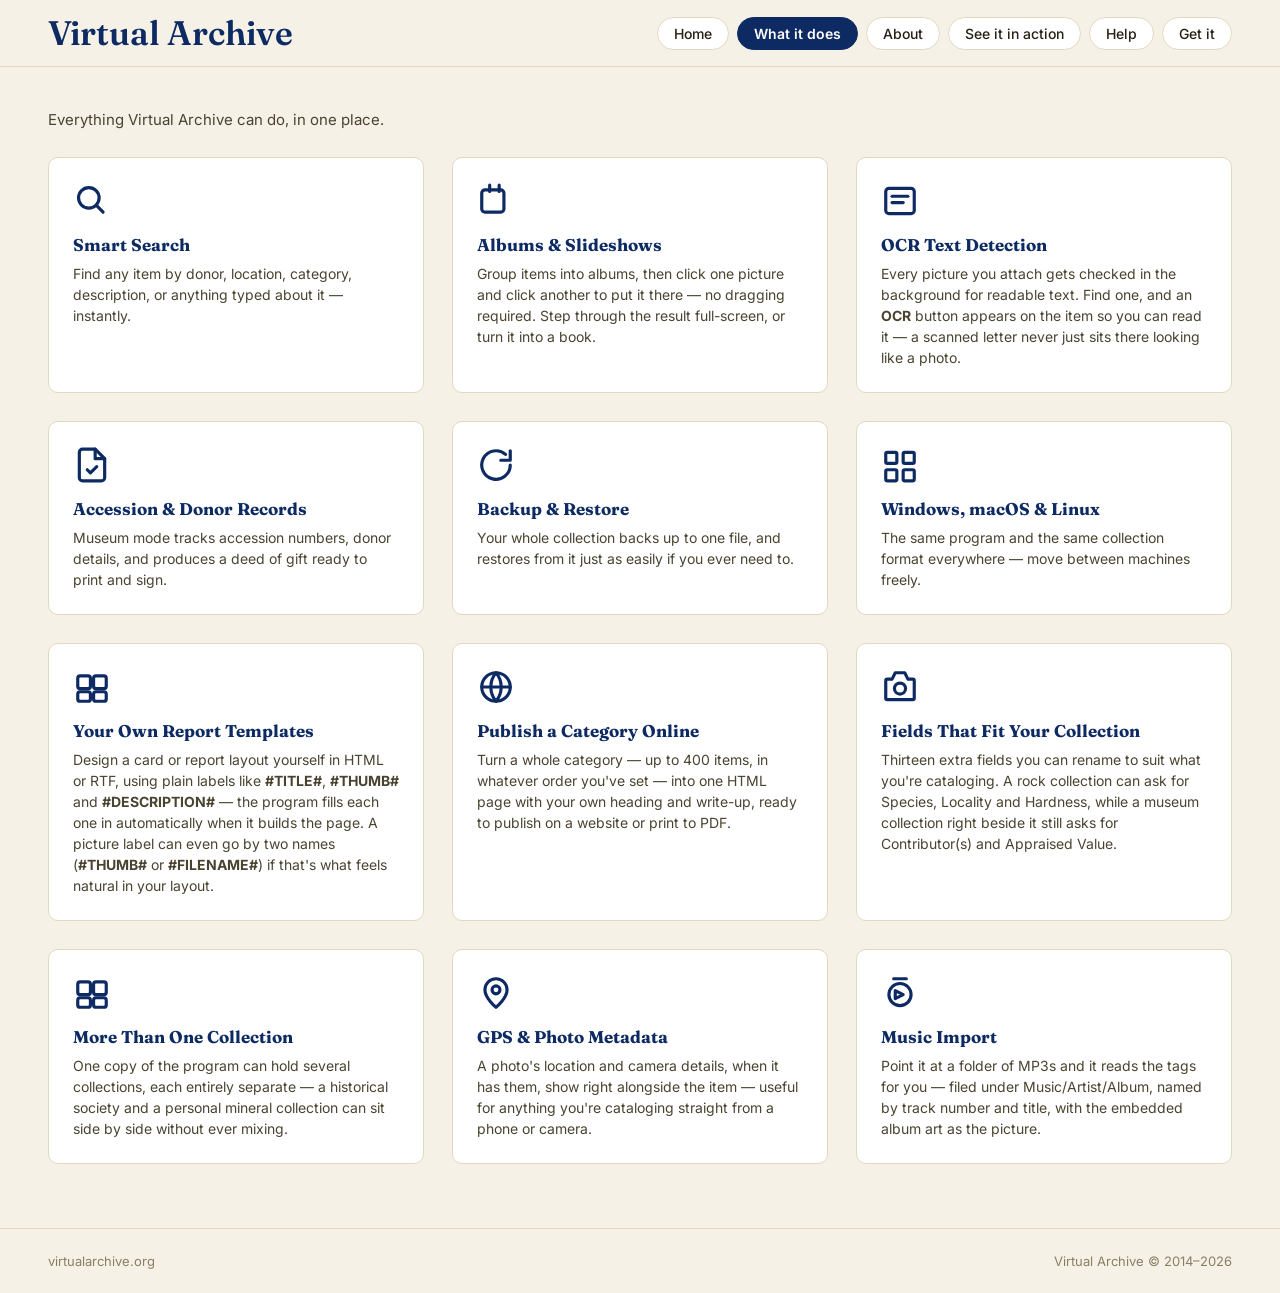
<file: what-it-does.html>
<!doctype html>
<html lang="en">
<head>
<meta charset="utf-8">
<meta name="viewport" content="width=device-width, initial-scale=1">
<title>What It Does &mdash; Virtual Archive</title>
<meta name="description" content="Every feature in Virtual Archive: smart search, albums and slideshows, OCR text detection, accession records for museums, automatic backups, and more.">
<link rel="canonical" href="https://virtualarchive.org/what-it-does.html">
<link rel="icon" href="favicon.ico">
<meta property="og:title" content="What It Does — Virtual Archive">
<meta property="og:description" content="Every feature in Virtual Archive: smart search, albums and slideshows, OCR text detection, accession records for museums, automatic backups, and more.">
<meta property="og:type" content="website">
<meta property="og:url" content="https://virtualarchive.org/what-it-does.html">
<meta property="og:image" content="https://virtualarchive.org/images/hero-maritime-folder.png">
<meta name="twitter:card" content="summary_large_image">
<link rel="stylesheet" href="https://fonts.googleapis.com/css2?family=Fraunces:opsz,wght@9..144,400..700&family=Inter:wght@400;500;600;700&display=swap">
<link rel="stylesheet" href="styles.css">
</head>
<body>
<div style="width: 100%; display: flex; flex-direction: column; align-items: stretch; background: #f6f1e7;">

<!-- NAV -->
  <div style="display: flex; justify-content: space-between; align-items: center; padding: 12px 48px; border-bottom: 1px solid #e3d8bf;">
    <a href="index.html" style="font-family: 'Fraunces', Georgia, serif; font-size: 34px; font-weight: 600; color: #0d2a63;">Virtual Archive</a>
    <div style="display: flex; gap: 8px; flex-wrap: wrap;">
      <a href="index.html" class="navlink navlink-inactive">Home</a>
      <a href="what-it-does.html" class="navlink navlink-active">What it does</a>
      <a href="about.html" class="navlink navlink-inactive">About</a>
      <a href="features.html" class="navlink navlink-inactive">See it in action</a>
      <a href="help.html" class="navlink navlink-inactive">Help</a>
      <a href="download.html" class="navlink navlink-inactive">Get it</a>
    </div>
  </div>

  <!-- FEATURES -->
  <div id="features" style="padding: 28px 48px 64px 48px; max-width: 1280px; margin: 0 auto; width: 100%; box-sizing: border-box;">
    <p style="font-size: 15px; color: #4a4330; margin-bottom: 28px; max-width: 560px;">Everything Virtual Archive can do, in one place.</p>
    <div style="display: grid; grid-template-columns: repeat(3, minmax(0,1fr)); gap: 28px;">

      <div style="background: #fff; border: 1px solid #e3d8bf; border-radius: 10px; padding: 24px;">
        <div style="width: 38px; height: 38px; margin-bottom: 14px;" aria-hidden="true">
          <svg viewBox="0 0 24 24" fill="none" stroke="#0d2a63" stroke-width="2" stroke-linecap="round"><circle cx="10" cy="10" r="6.5"></circle><line x1="19" y1="19" x2="14.8" y2="14.8"></line></svg>
        </div>
        <h3 style="font-size: 17px; color: #0d2a63; margin-bottom: 8px;">Smart Search</h3>
        <p style="font-size: 14px; color: #4a4330; line-height: 1.5; margin: 0;">Find any item by donor, location, category, description, or anything typed about it &mdash; instantly.</p>
      </div>

      <div style="background: #fff; border: 1px solid #e3d8bf; border-radius: 10px; padding: 24px;">
        <div style="width: 38px; height: 38px; margin-bottom: 14px;" aria-hidden="true">
          <svg viewBox="0 0 24 24" fill="none" stroke="#0d2a63" stroke-width="2" stroke-linecap="round" stroke-linejoin="round"><rect x="3" y="5" width="14" height="14" rx="2"></rect><path d="M8 2v4M14 2v4"></path></svg>
        </div>
        <h3 style="font-size: 17px; color: #0d2a63; margin-bottom: 8px;">Albums &amp; Slideshows</h3>
        <p style="font-size: 14px; color: #4a4330; line-height: 1.5; margin: 0;">Group items into albums, then click one picture and click another to put it there &mdash; no dragging required. Step through the result full-screen, or turn it into a book.</p>
      </div>

      <div style="background: #fff; border: 1px solid #e3d8bf; border-radius: 10px; padding: 24px;">
        <div style="width: 38px; height: 38px; margin-bottom: 14px;" aria-hidden="true">
          <svg viewBox="0 0 24 24" fill="none" stroke="#0d2a63" stroke-width="2" stroke-linecap="round" stroke-linejoin="round"><rect x="3" y="4" width="18" height="16" rx="2"></rect><line x1="7" y1="9" x2="17" y2="9"></line><line x1="7" y1="13" x2="14" y2="13"></line></svg>
        </div>
        <h3 style="font-size: 17px; color: #0d2a63; margin-bottom: 8px;">OCR Text Detection</h3>
        <p style="font-size: 14px; color: #4a4330; line-height: 1.5; margin: 0;">Every picture you attach gets checked in the background for readable text. Find one, and an <strong>OCR</strong> button appears on the item so you can read it &mdash; a scanned letter never just sits there looking like a photo.</p>
      </div>

      <div style="background: #fff; border: 1px solid #e3d8bf; border-radius: 10px; padding: 24px;">
        <div style="width: 38px; height: 38px; margin-bottom: 14px;" aria-hidden="true">
          <svg viewBox="0 0 24 24" fill="none" stroke="#0d2a63" stroke-width="2" stroke-linecap="round" stroke-linejoin="round"><path d="M14 2H6a2 2 0 0 0-2 2v16a2 2 0 0 0 2 2h12a2 2 0 0 0 2-2V8z"></path><path d="M14 2v6h6"></path><path d="M9 15l2 2 4-4"></path></svg>
        </div>
        <h3 style="font-size: 17px; color: #0d2a63; margin-bottom: 8px;">Accession &amp; Donor Records</h3>
        <p style="font-size: 14px; color: #4a4330; line-height: 1.5; margin: 0;">Museum mode tracks accession numbers, donor details, and produces a deed of gift ready to print and sign.</p>
      </div>

      <div style="background: #fff; border: 1px solid #e3d8bf; border-radius: 10px; padding: 24px;">
        <div style="width: 38px; height: 38px; margin-bottom: 14px;" aria-hidden="true">
          <svg viewBox="0 0 24 24" fill="none" stroke="#0d2a63" stroke-width="2" stroke-linecap="round" stroke-linejoin="round"><path d="M21 12a9 9 0 1 1-3-6.7"></path><polyline points="21 3 21 9 15 9"></polyline></svg>
        </div>
        <h3 style="font-size: 17px; color: #0d2a63; margin-bottom: 8px;">Backup &amp; Restore</h3>
        <p style="font-size: 14px; color: #4a4330; line-height: 1.5; margin: 0;">Your whole collection backs up to one file, and restores from it just as easily if you ever need to.</p>
      </div>

      <div style="background: #fff; border: 1px solid #e3d8bf; border-radius: 10px; padding: 24px;">
        <div style="width: 38px; height: 38px; margin-bottom: 14px;" aria-hidden="true">
          <svg viewBox="0 0 24 24" fill="none" stroke="#0d2a63" stroke-width="2" stroke-linecap="round" stroke-linejoin="round"><rect x="3" y="4" width="7" height="7" rx="1"></rect><rect x="14" y="4" width="7" height="7" rx="1"></rect><rect x="3" y="15" width="7" height="7" rx="1"></rect><rect x="14" y="15" width="7" height="7" rx="1"></rect></svg>
        </div>
        <h3 style="font-size: 17px; color: #0d2a63; margin-bottom: 8px;">Windows, macOS &amp; Linux</h3>
        <p style="font-size: 14px; color: #4a4330; line-height: 1.5; margin: 0;">The same program and the same collection format everywhere &mdash; move between machines freely.</p>
      </div>

      <div style="background: #fff; border: 1px solid #e3d8bf; border-radius: 10px; padding: 24px;">
        <div style="width: 38px; height: 38px; margin-bottom: 14px;" aria-hidden="true">
          <svg viewBox="0 0 24 24" fill="none" stroke="#0d2a63" stroke-width="2" stroke-linecap="round" stroke-linejoin="round"><rect x="3" y="5" width="8" height="8" rx="1.5"></rect><rect x="13" y="5" width="8" height="8" rx="1.5"></rect><rect x="3" y="15" width="8" height="6" rx="1.5"></rect><rect x="13" y="15" width="8" height="6" rx="1.5"></rect></svg>
        </div>
        <h3 style="font-size: 17px; color: #0d2a63; margin-bottom: 8px;">Your Own Report Templates</h3>
        <p style="font-size: 14px; color: #4a4330; line-height: 1.5; margin: 0;">Design a card or report layout yourself in HTML or RTF, using plain labels like <strong>#TITLE#</strong>, <strong>#THUMB#</strong> and <strong>#DESCRIPTION#</strong> &mdash; the program fills each one in automatically when it builds the page. A picture label can even go by two names (<strong>#THUMB#</strong> or <strong>#FILENAME#</strong>) if that's what feels natural in your layout.</p>
      </div>

      <div style="background: #fff; border: 1px solid #e3d8bf; border-radius: 10px; padding: 24px;">
        <div style="width: 38px; height: 38px; margin-bottom: 14px;" aria-hidden="true">
          <svg viewBox="0 0 24 24" fill="none" stroke="#0d2a63" stroke-width="2" stroke-linecap="round" stroke-linejoin="round"><circle cx="12" cy="12" r="9"></circle><line x1="3" y1="12" x2="21" y2="12"></line><path d="M12 3a14 14 0 0 1 0 18a14 14 0 0 1 0-18z"></path></svg>
        </div>
        <h3 style="font-size: 17px; color: #0d2a63; margin-bottom: 8px;">Publish a Category Online</h3>
        <p style="font-size: 14px; color: #4a4330; line-height: 1.5; margin: 0;">Turn a whole category &mdash; up to 400 items, in whatever order you've set &mdash; into one HTML page with your own heading and write-up, ready to publish on a website or print to PDF.</p>
      </div>

      <div style="background: #fff; border: 1px solid #e3d8bf; border-radius: 10px; padding: 24px;">
        <div style="width: 38px; height: 38px; margin-bottom: 14px;" aria-hidden="true">
          <svg viewBox="0 0 24 24" fill="none" stroke="#0d2a63" stroke-width="2" stroke-linecap="round" stroke-linejoin="round"><path d="M9 3h6l2 4h3a1 1 0 0 1 1 1v11a1 1 0 0 1-1 1H4a1 1 0 0 1-1-1V8a1 1 0 0 1 1-1h3z"></path><circle cx="12" cy="13" r="3.5"></circle></svg>
        </div>
        <h3 style="font-size: 17px; color: #0d2a63; margin-bottom: 8px;">Fields That Fit Your Collection</h3>
        <p style="font-size: 14px; color: #4a4330; line-height: 1.5; margin: 0;">Thirteen extra fields you can rename to suit what you're cataloging. A rock collection can ask for Species, Locality and Hardness, while a museum collection right beside it still asks for Contributor(s) and Appraised Value.</p>
      </div>

      <div style="background: #fff; border: 1px solid #e3d8bf; border-radius: 10px; padding: 24px;">
        <div style="width: 38px; height: 38px; margin-bottom: 14px;" aria-hidden="true">
          <svg viewBox="0 0 24 24" fill="none" stroke="#0d2a63" stroke-width="2" stroke-linecap="round" stroke-linejoin="round"><rect x="3" y="5" width="8" height="8" rx="1.5"></rect><rect x="13" y="5" width="8" height="8" rx="1.5"></rect><rect x="3" y="15" width="8" height="6" rx="1.5"></rect><rect x="13" y="15" width="8" height="6" rx="1.5"></rect></svg>
        </div>
        <h3 style="font-size: 17px; color: #0d2a63; margin-bottom: 8px;">More Than One Collection</h3>
        <p style="font-size: 14px; color: #4a4330; line-height: 1.5; margin: 0;">One copy of the program can hold several collections, each entirely separate &mdash; a historical society and a personal mineral collection can sit side by side without ever mixing.</p>
      </div>

      <div style="background: #fff; border: 1px solid #e3d8bf; border-radius: 10px; padding: 24px;">
        <div style="width: 38px; height: 38px; margin-bottom: 14px;" aria-hidden="true">
          <svg viewBox="0 0 24 24" fill="none" stroke="#0d2a63" stroke-width="2" stroke-linecap="round" stroke-linejoin="round"><path d="M12 21s-7-5.6-7-11a7 7 0 0 1 14 0c0 5.4-7 11-7 11z"></path><circle cx="12" cy="10" r="2.5"></circle></svg>
        </div>
        <h3 style="font-size: 17px; color: #0d2a63; margin-bottom: 8px;">GPS &amp; Photo Metadata</h3>
        <p style="font-size: 14px; color: #4a4330; line-height: 1.5; margin: 0;">A photo's location and camera details, when it has them, show right alongside the item &mdash; useful for anything you're cataloging straight from a phone or camera.</p>
      </div>

      <div style="background: #fff; border: 1px solid #e3d8bf; border-radius: 10px; padding: 24px;">
        <div style="width: 38px; height: 38px; margin-bottom: 14px;" aria-hidden="true">
          <svg viewBox="0 0 24 24" fill="none" stroke="#0d2a63" stroke-width="2" stroke-linecap="round" stroke-linejoin="round"><circle cx="12" cy="13" r="7"></circle><path d="M9 10.5l5 2.5-5 2.5z"></path><path d="M8 3h8"></path></svg>
        </div>
        <h3 style="font-size: 17px; color: #0d2a63; margin-bottom: 8px;">Music Import</h3>
        <p style="font-size: 14px; color: #4a4330; line-height: 1.5; margin: 0;">Point it at a folder of MP3s and it reads the tags for you &mdash; filed under Music/Artist/Album, named by track number and title, with the embedded album art as the picture.</p>
      </div>

    </div>
  </div>

  <!-- FOOTER -->
  <div style="padding: 24px 48px; display: flex; justify-content: space-between; align-items: center; font-size: 13px; color: #8a7f63; border-top: 1px solid #e3d8bf;">
    <div>virtualarchive.org</div>
    <div>Virtual Archive &copy; 2014&ndash;2026</div>
  </div>
</div>
</body>
</html>
</file>
<file: styles.css>
body { margin: 0; font-family: 'Inter', system-ui, sans-serif; background: #f6f1e7; color: #251f14; }
a { color: #0d2a63; text-decoration: none; }
a:hover { color: #b5804a; }
h1, h2, h3 { font-family: 'Fraunces', Georgia, serif; margin: 0; }
button { font-family: 'Inter', system-ui, sans-serif; cursor: pointer; }
.osbtn, .tierbtn { transition: background 0.15s ease, color 0.15s ease, border-color 0.15s ease; }
.ctabtn { transition: background 0.15s ease, color 0.15s ease, border-color 0.15s ease; }
.navlink { display: inline-block; padding: 7px 16px; border-radius: 20px; font-size: 14px; text-decoration: none; transition: background 0.15s ease, color 0.15s ease, border-color 0.15s ease; }
.navlink-active { background: #0d2a63; color: #fff; border: 1px solid #0d2a63; font-weight: 600; }
.navlink-inactive { background: #fff; color: #251f14; border: 1px solid #e3d8bf; font-weight: 500; }
.navlink-inactive:hover { background: #f6f1e7; border-color: #d8cba8; color: #0d2a63; }

.help-content { font-family: Georgia, 'Times New Roman', serif; color: #1a1a1a; }
.help-content h2 { color: #000080; font-size: 17px; background-color: #e6e6f2;
     padding: 7px 10px; margin: 26px 0 6px 0; }
.help-content h3 { color: #000080; font-size: 15px; margin: 20px 0 3px 0; }
.help-content p  { margin: 10px 0; line-height: 1.5; font-size: 14px; }
.help-content li { margin: 6px 0; line-height: 1.5; font-size: 14px; }
.help-content ol, .help-content ul { margin: 9px 0 13px 0; }
.help-content .contents { margin: 2px 0; font-size: 13px; color: #333; }
.help-content .tip { color: #5a3d00; font-size: 14px; margin: 0; }
.help-content .contentshead { color: #000080; font-size: 14px; font-weight: bold; margin: 0 0 7px 0; }
.help-content .code { background-color: #fff; color: #2a2a2a; font-family: 'Courier New', Consolas, monospace;
      font-size: 12px; line-height: 1.5; padding: 14px 16px; margin: 9px 0 11px 0; border: 1px solid #c9c9c9; }
.help-content .mOnce { color: #9a6400; font-weight: bold; font-size: 14px; }
.help-content .mEach { color: #0f7a70; font-weight: bold; font-size: 12px; }
.help-content .mFlow { color: #b5204a; font-weight: bold; font-size: 11px; }
.helpbtn { transition: background 0.15s ease, color 0.15s ease, border-color 0.15s ease; }
.help-toc a:hover { background: #e6e6f2; color: #0d2a63 !important; }

.lightbox-overlay { position: fixed; inset: 0; background: rgba(26,20,48,0.86); z-index: 50; align-items: center; justify-content: center; padding: 32px; cursor: zoom-out; }
</file>
